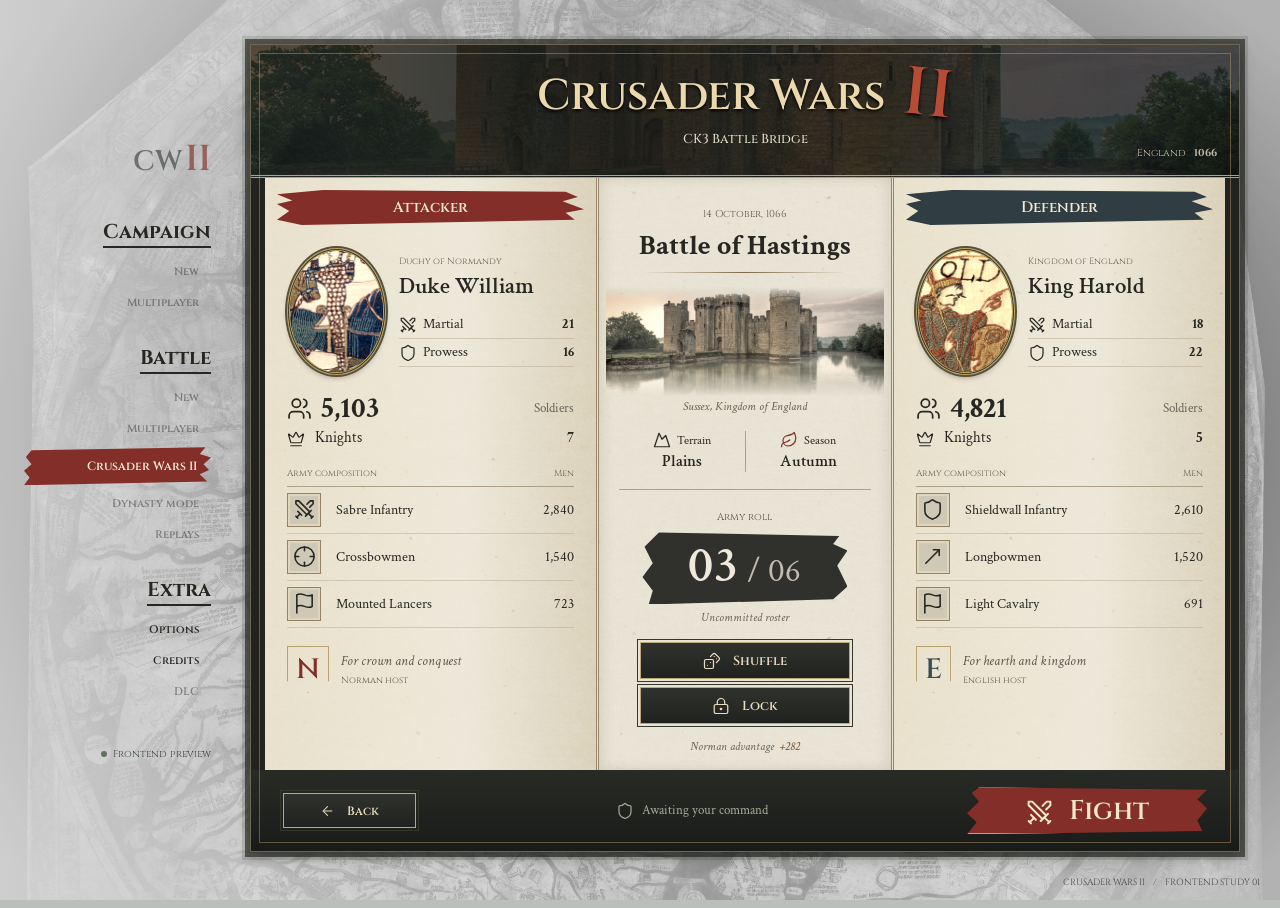
<file: dev/frontend/index.html>
<!doctype html>
<html lang="en">
<head>
  <meta charset="utf-8">
  <meta name="viewport" content="width=device-width, initial-scale=1">
  <meta name="theme-color" content="#22221f">
  <title>Crusader Wars II | Battle Bridge</title>
  <link rel="stylesheet" href="styles.css">
  <script src="app.js" defer></script>
</head>
<body>
  <div class="world" aria-hidden="true"></div>
  <div class="layout">
    <nav class="menu" aria-label="Main menu">
      <a class="sigil" href="index.html" aria-label="Crusader Wars home">CW<span>II</span></a>
      <section><h2>Campaign</h2><button disabled>New</button><button disabled>Multiplayer</button></section>
      <section><h2>Battle</h2><button disabled>New</button><button disabled>Multiplayer</button><button class="selected" data-command="battle" aria-current="page">Crusader Wars II</button><button disabled>Dynasty mode</button><button disabled>Replays</button></section>
      <section><h2>Extra</h2><button data-command="options">Options</button><button data-command="credits">Credits</button><button disabled>DLC</button></section>
      <span class="connection"><i></i>Frontend preview</span>
    </nav>
    <main class="battle-screen" id="battle-screen">
      <header class="masthead">
        <div class="brand"><h1>Crusader Wars <span>II</span></h1><p>CK3 Battle Bridge</p></div>
        <span class="campaign-date">England <b>1066</b></span>
      </header>
      <div class="battle-grid">
        <section class="army attacker" aria-labelledby="attacker-heading">
          <h2 class="ribbon" id="attacker-heading">Attacker</h2>
          <div class="commander"><div class="portrait"><img src="assets/william.jpg" alt="William the Conqueror"></div><div class="commander-info"><span class="allegiance">Duchy of Normandy</span><h3>Duke William</h3><dl class="attributes"><div><dt><span data-icon="swords"></span>Martial</dt><dd>21</dd></div><div><dt><span data-icon="shield"></span>Prowess</dt><dd>16</dd></div></dl></div></div>
          <div class="strength"><span data-icon="users"></span><strong id="attacker-total">5,103</strong><span>Soldiers</span></div>
          <div class="knights"><span data-icon="crown"></span><span>Knights</span><strong>7</strong></div>
          <div class="roster-heading"><span>Army composition</span><span>Men</span></div>
          <ul class="roster" id="attacker-roster"></ul>
          <div class="army-footer"><span class="faction-mark">N</span><div>For crown and conquest<small>Norman host</small></div></div>
        </section>
        <section class="encounter" aria-labelledby="battle-title">
          <div class="encounter-heading"><span class="eyebrow">14 October, 1066</span><h2 id="battle-title">Battle of Hastings</h2><span class="fine-rule"></span></div>
          <figure class="landscape"><img src="assets/battlefield.jpg" alt="Historic English castle and surrounding countryside"><figcaption>Sussex, Kingdom of England</figcaption></figure>
          <dl class="conditions"><div><dt><span data-icon="mountain"></span>Terrain</dt><dd>Plains</dd></div><div><dt><span data-icon="leaf"></span>Season</dt><dd>Autumn</dd></div></dl>
          <div class="roll-area"><span class="eyebrow">Army roll</span><div class="roll-count"><strong id="roll-number">03</strong><span>/ 06</span></div><span class="roll-status" id="roll-status" aria-live="polite">Uncommitted roster</span></div>
          <div class="roll-actions"><button class="metal-button" id="shuffle" data-command="shuffle"><span data-icon="dices"></span>Shuffle</button><button class="metal-button" id="lock" data-command="lock" aria-pressed="false"><span data-icon="lock-keyhole"></span><span id="lock-label">Lock</span></button></div>
          <p class="balance" id="balance">Norman advantage <strong>+282</strong></p>
        </section>
        <section class="army defender" aria-labelledby="defender-heading">
          <h2 class="ribbon" id="defender-heading">Defender</h2>
          <div class="commander"><div class="portrait"><img src="assets/harold.jpg" alt="Harold Godwinson"></div><div class="commander-info"><span class="allegiance">Kingdom of England</span><h3>King Harold</h3><dl class="attributes"><div><dt><span data-icon="swords"></span>Martial</dt><dd>18</dd></div><div><dt><span data-icon="shield"></span>Prowess</dt><dd>22</dd></div></dl></div></div>
          <div class="strength"><span data-icon="users"></span><strong id="defender-total">4,821</strong><span>Soldiers</span></div>
          <div class="knights"><span data-icon="crown"></span><span>Knights</span><strong>5</strong></div>
          <div class="roster-heading"><span>Army composition</span><span>Men</span></div>
          <ul class="roster" id="defender-roster"></ul>
          <div class="army-footer"><span class="faction-mark">E</span><div>For hearth and kingdom<small>English host</small></div></div>
        </section>
      </div>
      <footer class="battle-footer"><button class="back-button" data-command="back"><span data-icon="arrow-left"></span>Back</button><span class="footer-state" id="footer-state"><span data-icon="shield"></span>Awaiting your command</span><button class="fight-button" data-command="fight"><span data-icon="swords"></span>Fight</button></footer>
    </main>
  </div>
  <span class="edition">CRUSADER WARS II <span> / </span> FRONTEND STUDY 01</span>
  <dialog id="modal" aria-labelledby="modal-title"><form method="dialog"><button class="close-button" aria-label="Close dialog" title="Close"><span data-icon="x"></span></button></form><div id="modal-content"></div></dialog>
  <script src="assets/lucide.min.js" defer></script>
</body>
</html>
</file>
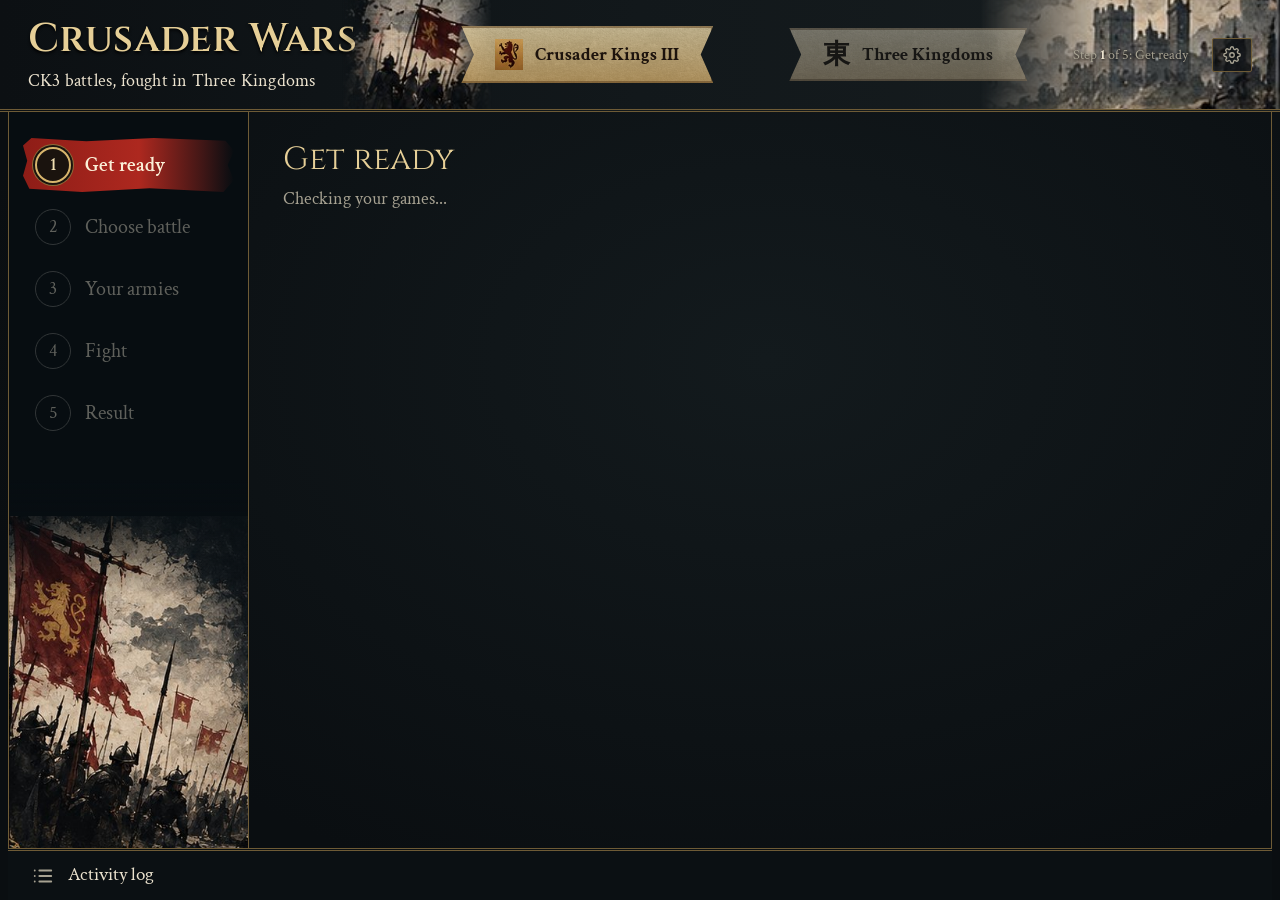
<file: dev/app/ui/index.html>
<!doctype html>
<html lang="en" data-skin="ck3">
<head>
<meta charset="utf-8">
<meta name="viewport" content="width=device-width, initial-scale=1">
<title>Crusader Wars 2 launcher</title>
<style>
:root{
  --patina-950:#112021; --patina-900:#16292a; --patina-800:#1c3432; --patina-700:#25433e;
  --line:#35564f;
  --verdigris:#72b8a3; --bronze:#b8924f; --bronze-hi:#dcbb7a; --bronze-lo:#7a5e2f;
  --cinnabar:#c8372d; --cinnabar-hi:#df5448;
  --bone:#e8dfcb; --bone-dim:#aca693;
  --display:"Young Serif", Georgia, "Times New Roman", serif;
  --body:"Atkinson Hyperlegible", "Segoe UI", system-ui, sans-serif;
  --han:"Noto Serif SC", "Songti SC", "SimSun", serif;
  --r-s:4px; --r-m:10px;
  --accent-dim:rgba(184,146,79,.18);
}
*{box-sizing:border-box}
html,body{height:100%;margin:0}
body{background:var(--patina-900);color:var(--bone);font:16px/1.5 var(--body);
  display:grid;grid-template-rows:auto 1fr auto;min-height:100vh}
:focus-visible{outline:2px solid var(--bronze-hi);outline-offset:2px}
button{font:inherit;cursor:pointer}
button:disabled{cursor:not-allowed;opacity:.45}

/* ---------- header: brand + the two game plaques ----------
   The plaques pick the launcher look (data-skin on <html>) and still work as
   the round-trip tally: they close one notch per finished step and the seal
   lands between them once the round trip is done. */
.top{position:relative;overflow:hidden;display:grid;grid-template-columns:auto minmax(0,1fr) auto auto;
  align-items:center;gap:24px;padding:14px 24px;background:var(--patina-950);border-bottom:1px solid var(--line)}
.top>*{position:relative;z-index:1}
.brand{font-family:var(--display);font-size:1.25rem;letter-spacing:.01em;margin:0;white-space:nowrap}
.brand small{display:block;font-family:var(--body);font-size:.8rem;color:var(--bone-dim)}
.brand-mark{display:none}
.plaques{position:relative;justify-self:center;display:flex;align-items:center;gap:6px}
.plaque{display:inline-flex;align-items:center;gap:10px;white-space:nowrap;
  background:linear-gradient(#dcbb7a,#b8924f 55%,#8a6a36);color:var(--patina-900);font-weight:700;
  border:1px solid var(--bronze-lo);border-radius:var(--r-s);padding:8px 16px;
  transition:transform .6s cubic-bezier(.3,.7,.2,1),filter .18s,opacity .18s}
.plaque[aria-pressed="false"]{opacity:.6;filter:saturate(.55)}
.plaque:hover{opacity:1;filter:none}
.plaque-mark{font:700 1.2rem/1 var(--han)}
.seal{position:absolute;left:50%;top:50%;z-index:2;width:44px;height:44px;margin:-22px 0 0 -22px;
  display:grid;place-items:center;border-radius:4px;background:var(--cinnabar);border:1.5px solid #8e2019;
  color:var(--bone);font:700 26px/1 var(--han);pointer-events:none;
  opacity:0;transform:scale(1.6) rotate(-8deg);
  transition:opacity .25s ease-out .45s, transform .35s cubic-bezier(.2,1.4,.4,1) .45s}
.seal.on{opacity:1;transform:scale(1) rotate(-4deg)}
.stepline{font-size:.9rem;color:var(--bone-dim);text-align:right;white-space:nowrap}
.stepline b{color:var(--bone);font-weight:700}

/* ---------- body ---------- */
.frame{display:grid;grid-template-columns:240px 1fr;min-height:0}
.rail{border-right:1px solid var(--line);padding:20px 12px;background:var(--patina-900)}
.rail ol{list-style:none;margin:0;padding:0;display:grid;gap:4px}
.rail button{width:100%;display:grid;grid-template-columns:28px 1fr;align-items:center;gap:10px;
  text-align:left;background:none;border:0;color:var(--bone-dim);padding:10px;border-radius:var(--r-s)}
.rail button .n{width:28px;height:28px;border-radius:50%;display:grid;place-items:center;
  border:1.5px solid var(--line);font-size:.85rem}
.rail button[data-state="done"] .n{border-color:var(--verdigris);color:var(--verdigris)}
.rail button[data-state="current"]{background:var(--patina-800);color:var(--bone)}
.rail button[data-state="current"] .n{border-color:var(--bronze);background:var(--bronze);color:var(--patina-950)}
.rail button[data-state="locked"]{opacity:.5}

main{padding:28px 36px 40px;overflow:auto}
main:focus{outline:none} /* focused by go() for screen readers, not keyboard travel */
main h2{font-family:var(--display);font-weight:400;font-size:1.9rem;line-height:1.15;margin:0 0 6px}
.lede{color:var(--bone-dim);margin:0 0 24px;max-width:62ch}
.panel{background:var(--patina-800);border:1px solid var(--line);border-radius:var(--r-m);padding:18px 20px}
.stack{display:grid;gap:16px}
.actions{display:flex;flex-wrap:wrap;gap:12px;margin-top:24px;align-items:center}

.btn-primary{background:var(--cinnabar);color:var(--bone);border:1px solid #8e2019;
  padding:11px 20px;border-radius:var(--r-s);font-weight:700}
.btn-primary:hover:not(:disabled){background:var(--cinnabar-hi)}
.btn-quiet{background:transparent;color:var(--bronze-hi);border:1px solid var(--bronze-lo);
  padding:10px 16px;border-radius:var(--r-s)}
.btn-quiet:hover:not(:disabled){border-color:var(--bronze-hi)}

/* setup */
.paths{display:grid;gap:10px}
.pathrow{display:grid;grid-template-columns:22px 180px 1fr auto;gap:12px;align-items:center;
  padding:10px 0;border-bottom:1px solid var(--line)}
.pathrow:last-child{border-bottom:0}
.pathrow code{font-family:Consolas, "Cascadia Mono", monospace;font-size:.82rem;color:var(--bone-dim);
  overflow:hidden;text-overflow:ellipsis;white-space:nowrap}
.dot{width:12px;height:12px;border-radius:50%;background:var(--verdigris)}
.dot.bad{background:var(--cinnabar)}
.notice{border-left:3px solid var(--cinnabar);padding:10px 14px;background:rgba(200,55,45,.1);border-radius:0 var(--r-s) var(--r-s) 0}
.notice.ok{border-left-color:var(--verdigris);background:rgba(114,184,163,.08)}

/* encounter */
.faceoff{display:grid;grid-template-columns:1fr auto 1fr;gap:20px;align-items:stretch}
.side h3{font-family:var(--display);font-weight:400;font-size:1.3rem;margin:0}
.side .role{color:var(--bone-dim);font-size:.9rem;margin:0 0 12px}
.kv{display:grid;grid-template-columns:auto 1fr;gap:4px 16px;margin:0}
.kv dt{color:var(--bone-dim)} .kv dd{margin:0;font-variant-numeric:tabular-nums}
.vs{display:grid;place-items:center;font-family:var(--display);color:var(--bronze);font-size:1.4rem}
.ratio{margin-top:20px}
.ratio .bar{display:flex;height:14px;border-radius:7px;overflow:hidden;border:1px solid var(--line)}
.ratio .a{background:var(--bronze)} .ratio .b{background:var(--verdigris)}
.ratio p{margin:8px 0 0;color:var(--bone-dim);font-size:.92rem}

/* roster */
.cols{display:grid;grid-template-columns:1fr 1fr;gap:16px}
.tiers{display:grid;gap:6px;margin:12px 0 16px}
.tier{display:grid;grid-template-columns:70px 1fr 46px;gap:10px;align-items:center;font-size:.88rem}
.tier .track{height:10px;background:var(--patina-950);border-radius:5px;overflow:hidden}
.tier .fill{height:100%;background:var(--bronze)}
.tier span:last-child{text-align:right;font-variant-numeric:tabular-nums;color:var(--bone-dim)}
table{width:100%;border-collapse:collapse;font-variant-numeric:tabular-nums}
th,td{text-align:left;padding:7px 8px;border-bottom:1px solid var(--line);font-size:.92rem}
th{color:var(--bone-dim);font-weight:400}
td.num,th.num{text-align:right}
.seedrow{display:flex;gap:10px;align-items:center;flex-wrap:wrap}
.seedrow input{background:var(--patina-950);color:var(--bone);border:1px solid var(--line);border-radius:var(--r-s);
  padding:8px 10px;font:inherit;width:140px;font-variant-numeric:tabular-nums}
.progress{list-style:none;margin:16px 0 0;padding:0;display:grid;gap:8px}
.progress li{display:grid;grid-template-columns:22px 1fr;gap:10px;align-items:center;color:var(--bone-dim)}
.progress li[data-s="done"]{color:var(--bone)}
.progress li[data-s="done"] .dot{background:var(--verdigris)}
.progress li[data-s="run"] .dot{background:var(--bronze);animation:pulse 1s infinite alternate}
.progress li[data-s="wait"] .dot{background:var(--line)}
@keyframes pulse{to{opacity:.35}}

.general{padding:12px 0;border-top:1px solid var(--line)}
.general table{table-layout:fixed}
.general td:nth-child(2){width:88px} .general td:nth-child(3){width:44px}
.gname{margin:0 0 6px} .gname span{color:var(--bone-dim);font-size:.88rem;margin-left:6px}
.stackbar{display:flex;height:10px;border-radius:5px;overflow:hidden;margin-bottom:6px;background:var(--patina-950)}
.t0{background:#4f6f67} .t1{background:var(--verdigris)} .t2{background:var(--bronze)} .t3{background:var(--bronze-hi)}
.legend{display:flex;flex-wrap:wrap;gap:6px 16px;color:var(--bone-dim);font-size:.85rem;margin:0 0 12px}
.legend span{display:inline-flex;align-items:center;gap:6px}
.legend i{width:12px;height:12px;border-radius:3px;display:inline-block}
/* write-back */
.diff td.before{color:var(--bone-dim);text-decoration:line-through}
.diff td.after{color:var(--verdigris)}
.formula{font-family:var(--display);font-size:1.05rem;color:var(--bronze-hi);margin:6px 0 0}

/* friendly screens */
.panel-title{font-family:var(--display);font-weight:400;font-size:1.15rem;margin:0 0 10px}
.muted{color:var(--bone-dim)}
.yours{color:var(--verdigris)}
.checklist{list-style:none;margin:0;display:grid}
.checklist li{display:grid;grid-template-columns:14px 1fr auto;gap:14px;align-items:center;padding:11px 0;border-bottom:1px solid var(--line)}
.checklist li:last-child{border-bottom:0}
.dot.warn{background:var(--bronze)}
.btn-sm{padding:6px 12px;font-size:.9rem;white-space:nowrap}
.howto{margin:0;padding-left:22px;display:grid;gap:10px}
.howto.panel{padding-left:40px}
.howto b{color:var(--bronze-hi);font-weight:700}
details.more{margin-top:22px;color:var(--bone-dim)}
details.more summary{cursor:pointer;margin-bottom:10px}
.battles{list-style:none;margin:0 0 20px;padding:0;display:grid;grid-template-columns:repeat(auto-fill,minmax(150px,1fr));gap:10px}
.battles button,.seg button{width:100%;text-align:left;background:var(--patina-800);border:1px solid var(--line);
  color:var(--bone);border-radius:var(--r-m);padding:12px 14px;display:grid;gap:2px}
.battles button[aria-pressed="true"],.seg button[aria-pressed="true"]{border-color:var(--bronze);box-shadow:inset 0 0 0 1px var(--bronze)}
.battles b{font-size:1.1rem;font-variant-numeric:tabular-nums}
.battles small,.seg small{color:var(--bone-dim)}
.big{font-family:var(--display);font-size:2.4rem;line-height:1;margin:0 0 4px;font-variant-numeric:tabular-nums}
.seg{display:grid;grid-template-columns:1fr 1fr;gap:10px;margin:0 0 18px}
.units{list-style:none;margin:6px 0 0;padding:0;display:grid;gap:4px}
.units li{display:grid;grid-template-columns:1fr auto 36px;gap:10px;font-size:.93rem;align-items:baseline}
.units .num{text-align:right;font-variant-numeric:tabular-nums}
.tier-tag{font-size:.72rem;color:var(--bone-dim);text-transform:uppercase;letter-spacing:.06em}
.banner{border-radius:var(--r-m);padding:18px 22px;margin:0 0 18px;font-family:var(--display);font-size:1.8rem;line-height:1.1}
.banner small{display:block;font-family:var(--body);font-size:.95rem;color:var(--bone-dim);margin-top:4px}
.banner.win{background:rgba(114,184,163,.14);border:1px solid var(--verdigris)}
.banner.loss{background:rgba(200,55,45,.12);border:1px solid var(--cinnabar)}

/* fight: one-button handoff from the prepared pack to the watched result */
.fight-screen{max-width:920px;margin:0 auto}
.fight-screen>.lede{margin-bottom:16px}
.fight-stage{position:relative;overflow:hidden;border:1px solid var(--frame,var(--line));padding:20px 22px 18px;
  background:linear-gradient(90deg,rgba(12,20,22,.98) 0%,rgba(12,20,22,.88) 52%,rgba(12,20,22,.5) 100%),
    url("skins/ck3/panel.jpg") right 38%/55% auto no-repeat,#101719;
  box-shadow:inset 0 0 0 3px var(--patina-950),inset 0 0 0 4px rgba(184,146,79,.24)}
.fight-flow{list-style:none;margin:0;padding:0;display:grid;grid-template-columns:repeat(5,minmax(0,1fr));position:relative;z-index:1}
.fight-flow li{position:relative;min-width:0;padding:0 8px;color:var(--bone-dim)}
.fight-flow button{display:grid;grid-template-rows:52px auto auto;justify-items:center;align-content:start;width:100%;
  padding:4px 2px 8px;border:0;border-radius:var(--r-s);background:none;color:inherit;font:inherit;text-align:center;cursor:pointer;
  transition:background .15s}
.fight-flow button:hover .fight-flow-icon{border-color:var(--bronze-hi)}
.fight-flow button[aria-pressed="true"]{background:rgba(184,146,79,.1);box-shadow:inset 0 -2px 0 var(--bronze-hi)}
.fight-flow button:focus-visible{outline:2px solid var(--bronze-hi);outline-offset:2px}
.fight-flow li:not(:last-child)::after{content:"";position:absolute;top:25px;left:calc(50% + 30px);right:calc(-50% + 30px);
  height:1px;background:linear-gradient(90deg,var(--bronze-lo),var(--bronze-hi),var(--bronze-lo));opacity:.65}
.fight-flow li:not(:last-child)::before{content:"";position:absolute;z-index:2;top:22px;right:calc(-50% + 25px);width:7px;height:7px;
  border-top:1px solid var(--bronze-hi);border-right:1px solid var(--bronze-hi);transform:rotate(45deg)}
.fight-flow-icon{position:relative;z-index:3;width:50px;height:50px;display:grid;place-items:center;border-radius:50%;
  color:var(--bone-dim);border:1px solid var(--line);background:rgba(8,14,16,.92);box-shadow:0 0 0 4px rgba(8,14,16,.68)}
.fight-flow-icon svg{width:25px;height:25px;fill:none;stroke:currentColor;stroke-width:1.7;stroke-linecap:round;stroke-linejoin:round}
.fight-flow strong{margin-top:9px;color:var(--bone);font-size:.92rem;line-height:1.05;font-weight:600}
.fight-flow small{margin-top:4px;font-size:.72rem;line-height:1.15;color:var(--bone-dim)}
.fight-flow .done .fight-flow-icon{color:var(--verdigris);border-color:var(--verdigris)}
.fight-flow .current .fight-flow-icon{color:var(--patina-950);border-color:var(--bronze-hi);
  background:radial-gradient(circle at 42% 35%,#f1d993,var(--bronze) 64%,#735328);box-shadow:0 0 0 4px rgba(184,146,79,.16),0 0 18px rgba(226,197,127,.28)}
.fight-flow .current strong{color:var(--bronze-hi)}
.fight-flow .pending{opacity:.55}
.fight-flow .pending:has(button[aria-pressed="true"]){opacity:.85}
.fight-detail{position:relative;z-index:1;display:flex;flex-wrap:wrap;gap:12px 18px;align-items:center;justify-content:space-between;
  margin-top:14px;padding:12px 16px;border-left:3px solid var(--bronze);background:rgba(8,14,16,.72)}
.fight-detail>div:first-child{flex:1 1 320px}
.fight-detail h3{margin:0 0 4px;font:600 1rem var(--display);color:var(--bronze-hi)}
.fight-detail p{margin:0;color:var(--bone-dim);font-size:.9rem;line-height:1.45}.fight-detail b{color:var(--bone)}
.fight-detail-actions{display:flex;flex-wrap:wrap;gap:8px;align-items:center}
.switch{display:inline-flex;align-items:center;gap:8px;padding:5px 10px 5px 6px;border:1px solid var(--line);border-radius:999px;
  background:rgba(8,14,16,.6);color:var(--bone-dim);font:600 .82rem var(--body);cursor:pointer}
.switch::before{content:"";width:28px;height:16px;border-radius:999px;background:var(--line);
  box-shadow:inset 2px 0 0 0 var(--bone-dim),inset 14px 0 0 -2px var(--bone-dim);transition:box-shadow .15s,background .15s}
.switch[aria-pressed="true"]{color:var(--bone);border-color:var(--verdigris)}
.switch[aria-pressed="true"]::before{background:var(--verdigris);box-shadow:inset -2px 0 0 0 var(--bone),inset -14px 0 0 -2px var(--bone)}
.fight-matchup{display:grid;grid-template-columns:minmax(0,1fr) auto minmax(0,1fr);gap:8px 12px;align-items:center;margin:0 0 14px}
.fm-title{grid-column:1/-1;margin:0;font:600 1.05rem var(--display);color:var(--bronze-hi)}
.fm-side{display:grid;gap:2px;padding:10px 14px;border:1px solid var(--line);border-radius:var(--r-s);background:var(--patina-800);
  color:var(--bone);text-align:left;font:inherit;cursor:pointer;transition:border-color .15s}
.fm-side.d{text-align:right}
.fm-side:hover,.fm-side[aria-expanded="true"]{border-color:var(--bronze)}
.fm-role{font-size:.72rem;letter-spacing:.06em;text-transform:uppercase;color:var(--bone-dim)}
.fm-name{font-weight:700;overflow:hidden;text-overflow:ellipsis;white-space:nowrap}
.fm-men{font-size:.85rem;color:var(--bone-dim);font-variant-numeric:tabular-nums}
.fm-vs{font:600 1rem var(--display);color:var(--bronze)}
.fm-bar{grid-column:1/-1;height:6px;border-radius:3px;background:var(--cinnabar);overflow:hidden}
.fm-bar span{display:block;height:100%;background:var(--verdigris);transition:width .3s}
.fm-units{grid-column:1/-1;list-style:none;margin:0;padding:8px 14px;border:1px solid var(--line);background:rgba(8,14,16,.5);
  display:grid;grid-template-columns:repeat(auto-fill,minmax(200px,1fr));gap:4px 18px;font-size:.88rem}
.fm-units li{display:flex;justify-content:space-between;gap:10px}.fm-units .num{font-variant-numeric:tabular-nums;color:var(--bone-dim)}
.fm-units .gen{color:var(--bronze-hi)}.fm-units small{color:var(--bone-dim)}
.fight-status{margin:16px 0 0;padding:4px 16px;list-style:none;border:1px solid var(--line);background:rgba(11,23,24,.86)}
.fight-status li{display:grid;grid-template-columns:24px 1fr auto;gap:12px;align-items:center;padding:9px 0;border-bottom:1px solid rgba(184,146,79,.2)}
.fight-status li:last-child{border-bottom:0}
.fight-status-mark{width:19px;height:19px;display:grid;place-items:center;border-radius:50%;border:1px solid var(--line);font:700 .72rem/1 var(--body);color:var(--bone-dim)}
.fight-status-mark svg{width:13px;height:13px;fill:none;stroke:currentColor;stroke-width:2.5;stroke-linecap:round;stroke-linejoin:round}
.fight-status .done .fight-status-mark{border-color:var(--verdigris);background:var(--verdigris);color:#102018}
.fight-status .current .fight-status-mark{border:2px solid var(--bronze);border-right-color:transparent;animation:turn 1s linear infinite}
.fight-status .error .fight-status-mark{border-color:var(--cinnabar);background:var(--cinnabar);color:var(--bone)}
.fight-status-copy{display:grid;line-height:1.05}.fight-status-copy strong{font-size:.98rem;font-weight:600}.fight-status-copy small{margin-top:3px;color:var(--bone-dim);font-size:.78rem}
.fight-status-state{font-size:.78rem;color:var(--verdigris);white-space:nowrap}.fight-status .current .fight-status-state{color:var(--bronze-hi)}
.fight-status .pending .fight-status-state{color:var(--bone-dim)}.fight-status .error .fight-status-state{color:#f08c80}
.fight-actions{display:grid;grid-template-columns:minmax(220px,1.2fr) minmax(150px,.72fr) minmax(120px,.58fr);gap:12px;margin-top:16px}
.fight-actions .btn-primary,.fight-actions .btn-quiet{width:100%;min-height:56px;padding-inline:18px}
.fight-actions .btn-primary{font-size:1.35rem}.fight-actions .btn-primary svg{width:25px;height:25px;fill:currentColor;stroke:none}
.fight-actions [data-action="readResult"] svg{fill:none;stroke:currentColor;stroke-width:1.8;stroke-linecap:round;stroke-linejoin:round}
.fight-actions .btn-quiet{font-size:1rem}.fight-actions .btn-quiet svg{width:20px;height:20px;fill:none;stroke:currentColor;stroke-width:1.8;stroke-linecap:round;stroke-linejoin:round}
.battle-guide{margin-top:14px;padding:14px 18px;border-left:3px solid var(--bronze);background:rgba(184,146,79,.08);color:var(--bone-dim);font-size:.9rem}
.battle-guide strong{color:var(--bone)}.battle-guide p{margin:0}.battle-guide p+p{margin-top:6px}
@keyframes turn{to{transform:rotate(360deg)}}

/* activity drawer */
.drawer{border-top:1px solid var(--line);background:var(--patina-950)}
.drawer summary{padding:10px 24px;cursor:pointer;color:var(--bone-dim);display:flex;justify-content:space-between;gap:12px}
.drawer summary label{display:inline-flex;gap:6px;align-items:center;font-size:.85rem}
.log{margin:0;padding:0 24px 14px;max-height:170px;overflow:auto;
  font:12.5px/1.6 Consolas, "Cascadia Mono", monospace;color:var(--bone-dim);white-space:pre-wrap}

/* ---- settings gear button ---- */
.btn-gear{background:none;border:1.5px solid var(--bronze-lo);border-radius:var(--r-s);
  color:var(--bone-dim);padding:7px 10px;display:grid;place-items:center;line-height:1;
  font-size:1.05rem;transition:color .15s,border-color .15s}
.btn-gear:hover:not(:disabled){color:var(--bronze-hi);border-color:var(--bronze-hi)}
.btn-gear svg{width:18px;height:18px;fill:none;stroke:currentColor;stroke-width:1.8;
  stroke-linecap:round;stroke-linejoin:round;display:block}

/* ---- settings modal overlay ---- */
.settings-overlay{position:fixed;inset:0;background:rgba(17,32,33,.78);backdrop-filter:blur(6px);
  display:grid;place-items:center;z-index:9000;opacity:0;pointer-events:none;
  transition:opacity .22s ease}
.settings-overlay.open{opacity:1;pointer-events:all}
.settings-modal{background:var(--patina-900);border:1px solid var(--line);border-radius:14px;
  width:min(540px,93vw);max-height:88vh;display:flex;flex-direction:column;overflow:hidden;
  box-shadow:0 24px 64px rgba(0,0,0,.7);transform:translateY(10px);transition:transform .22s ease}
.settings-overlay.open .settings-modal{transform:translateY(0)}
.settings-head{display:flex;align-items:center;justify-content:space-between;
  padding:18px 22px 14px;border-bottom:1px solid var(--line)}
.settings-head h2{font-family:var(--display);font-weight:400;font-size:1.35rem;margin:0}
.settings-head p{font-size:.82rem;color:var(--bone-dim);margin:3px 0 0}
.settings-close{background:none;border:none;color:var(--bone-dim);font-size:1.4rem;
  padding:4px 8px;border-radius:var(--r-s);cursor:pointer;line-height:1}
.settings-close:hover{color:var(--bone)}
.settings-body{overflow-y:auto;padding:18px 22px;display:grid;gap:0}
.sfield{display:grid;gap:6px;padding:14px 0;border-bottom:1px solid var(--line)}
.sfield:last-child{border-bottom:0}
.sfield-label{font-size:.9rem;font-weight:600;color:var(--bone)}
.sfield-desc{font-size:.8rem;color:var(--bone-dim)}
/* segmented choice */
.seg-sm{display:flex;flex-wrap:wrap;gap:6px}
.seg-sm button{background:var(--patina-800);border:1px solid var(--line);color:var(--bone-dim);
  padding:6px 14px;border-radius:var(--r-s);font:inherit;font-size:.88rem;cursor:pointer;white-space:nowrap}
.seg-sm button[aria-pressed="true"],.seg-sm-btn[aria-pressed="true"]{background:var(--accent-dim);border-color:var(--bronze);
  color:var(--bronze-hi)}
.seg-sm button:hover:not([aria-pressed="true"]),.seg-sm-btn:hover:not([aria-pressed="true"]){border-color:var(--bone-dim);color:var(--bone)}
.seg-sm-btn{background:var(--patina-800);border:1px solid var(--line);color:var(--bone-dim);
  padding:6px 14px;border-radius:var(--r-s);font:inherit;font-size:.88rem;cursor:pointer;white-space:nowrap}
/* toggle chip */
.toggle-row{display:flex;align-items:center;gap:12px}
.toggle-chip{position:relative;width:44px;height:24px;flex-shrink:0}
.toggle-chip input{opacity:0;width:0;height:0;position:absolute}
.toggle-chip .track{position:absolute;inset:0;border-radius:12px;background:var(--patina-800);
  border:1.5px solid var(--line);transition:background .18s,border-color .18s}
.toggle-chip input:checked+.track{background:var(--verdigris);border-color:var(--verdigris)}
.toggle-chip .thumb{position:absolute;top:3px;left:3px;width:16px;height:16px;border-radius:50%;
  background:var(--bone-dim);transition:transform .18s,background .18s}
.toggle-chip input:checked~.thumb{transform:translateX(20px);background:var(--patina-950)}
/* number spinner */
.num-row{display:flex;align-items:center;gap:10px}
.num-row input[type=number]{background:var(--patina-800);color:var(--bone);border:1px solid var(--line);
  border-radius:var(--r-s);padding:7px 10px;font:inherit;width:100px;font-variant-numeric:tabular-nums;
  appearance:textfield}
.num-row input[type=number]:focus{border-color:var(--bronze-hi);outline:none}
/* settings footer */
.settings-foot{padding:14px 22px;border-top:1px solid var(--line);display:flex;gap:12px;
  justify-content:flex-end;align-items:center}
.settings-status{font-size:.82rem;color:var(--verdigris);flex:1}
.settings-status.err{color:var(--cinnabar)}

/* =====================================================================
   Skins. Everything above is the shared layout; a skin re-points the
   colour/font tokens and adds its artwork. Art in skins/ is cropped from
   the concept mockups in "docs launcher gui/".
   ===================================================================== */
@font-face{font-family:"Cinzel";src:url("skins/ck3/cinzel.ttf") format("truetype");font-weight:400 900;font-display:swap}
@font-face{font-family:"Crimson Text";src:url("skins/ck3/crimson-regular.ttf") format("truetype");font-weight:400;font-display:swap}
@font-face{font-family:"Crimson Text";src:url("skins/ck3/crimson-semibold.ttf") format("truetype");font-weight:600;font-display:swap}
@font-face{font-family:"Crimson Text";src:url("skins/ck3/crimson-bold.ttf") format("truetype");font-weight:700;font-display:swap}
:root{
  --i-swords:url("data:image/svg+xml,<svg xmlns='http://www.w3.org/2000/svg' viewBox='0 0 24 24' fill='none' stroke='black' stroke-width='2' stroke-linecap='round' stroke-linejoin='round'><polyline points='14.5 17.5 3 6 3 3 6 3 17.5 14.5'/><line x1='13' x2='19' y1='19' y2='13'/><line x1='16' x2='20' y1='16' y2='20'/><line x1='19' x2='21' y1='21' y2='19'/><polyline points='14.5 6.5 18 3 21 3 21 6 17.5 9.5'/><line x1='5' x2='9' y1='14' y2='18'/><line x1='7' x2='4' y1='17' y2='20'/><line x1='3' x2='5' y1='19' y2='21'/></svg>");
  --i-crown:url("data:image/svg+xml,<svg xmlns='http://www.w3.org/2000/svg' viewBox='0 0 24 24' fill='none' stroke='black' stroke-width='2' stroke-linecap='round' stroke-linejoin='round'><path d='M11.562 3.266a.5.5 0 0 1 .876 0L15.39 8.87a1 1 0 0 0 1.516.294L21.183 5.5a.5.5 0 0 1 .798.519l-2.834 10.246a1 1 0 0 1-.956.734H5.81a1 1 0 0 1-.957-.734L2.02 6.02a.5.5 0 0 1 .798-.519l4.276 3.664a1 1 0 0 0 1.516-.294z'/><path d='M5 21h14'/></svg>");
  --i-refresh:url("data:image/svg+xml,<svg xmlns='http://www.w3.org/2000/svg' viewBox='0 0 24 24' fill='none' stroke='black' stroke-width='2' stroke-linecap='round' stroke-linejoin='round'><path d='M3 12a9 9 0 0 1 9-9 9.75 9.75 0 0 1 6.74 2.74L21 8'/><path d='M21 3v5h-5'/><path d='M21 12a9 9 0 0 1-9 9 9.75 9.75 0 0 1-6.74-2.74L3 16'/><path d='M8 16H3v5'/></svg>");
  --i-list:url("data:image/svg+xml,<svg xmlns='http://www.w3.org/2000/svg' viewBox='0 0 24 24' fill='none' stroke='black' stroke-width='2' stroke-linecap='round'><path d='M8 6h13M8 12h13M8 18h13M3 6h.01M3 12h.01M3 18h.01'/></svg>");
  --brush:polygon(0 14%,4% 0,30% 6%,62% 0,96% 5%,100% 24%,97% 50%,100% 78%,95% 100%,60% 93%,28% 100%,3% 94%,0 70%,2% 42%);
}

/* ---------- Crusader Kings III: blue-black, gold frames, parchment, red brush ---------- */
:root[data-skin="ck3"]{
  --patina-950:#0a0e11; --patina-900:#0e1417; --patina-800:#151a1d; --patina-700:#1f2629;
  --line:#3d3a31;
  --verdigris:#79d57a; --bronze:#b8924f; --bronze-hi:#e2c57f; --bronze-lo:#7a6436;
  --cinnabar:#9b221b; --cinnabar-hi:#b42c22;
  --bone:#ece3cf; --bone-dim:#a7a292;
  --display:"Cinzel", Georgia, serif;
  --body:"Crimson Text", Georgia, "Times New Roman", serif;
  --r-s:2px; --r-m:3px;
  --frame:#6e5b36;
  --ink:#1d130d; --ink-red:#7b1812;
}
:root[data-skin="ck3"] body{font-size:18px;background:radial-gradient(ellipse at 60% 40%,#131a1d,#0a0e11 75%)}
:root[data-skin="ck3"] .top{min-height:112px;padding:16px 28px;border-bottom:3px double var(--frame);
  background:linear-gradient(90deg,#0c1013,#12181b 50%,#171d1f)}
:root[data-skin="ck3"] .top::after{content:"";position:absolute;top:0;right:0;bottom:0;width:300px;
  background:url("skins/ck3/head-right.jpg") right center/cover no-repeat;
  -webkit-mask-image:linear-gradient(90deg,transparent,#000 45%);mask-image:linear-gradient(90deg,transparent,#000 45%)}
:root[data-skin="ck3"] .brand-name{font:600 2.5rem/1 var(--display);color:#e6cf97;text-shadow:0 2px 3px #000;letter-spacing:.01em}
:root[data-skin="ck3"] .brand-two{display:inline-block;width:46px;height:64px;margin:-18px 0 0 2px;vertical-align:-12px;
  background:url("skins/ck3/two.jpg") center/contain no-repeat;color:transparent;overflow:hidden;
  -webkit-mask-image:radial-gradient(closest-side,#000 72%,transparent);mask-image:radial-gradient(closest-side,#000 72%,transparent)}
:root[data-skin="ck3"] .brand small{font:400 1.12rem var(--body);color:var(--bone);margin-top:6px}
:root[data-skin="ck3"] .plaques::before{content:"";position:absolute;right:100%;top:-34px;bottom:-34px;width:150px;margin-right:4px;
  background:url("skins/ck3/head-left.jpg") center/cover no-repeat;
  -webkit-mask-image:linear-gradient(90deg,transparent,#000 30%,#000 75%,transparent);mask-image:linear-gradient(90deg,transparent,#000 30%,#000 75%,transparent)}
:root[data-skin="ck3"] .plaque{border:0;border-radius:0;padding:13px 34px;gap:12px;color:var(--ink);font:700 1.1rem var(--body);
  background:linear-gradient(rgba(238,217,166,.72),rgba(194,158,96,.82)),url("skins/ck3/paper.jpg") center/300px;
  clip-path:polygon(0 0,100% 0,95% 50%,100% 100%,0 100%,5% 50%);box-shadow:inset 0 0 0 2px rgba(92,62,26,.5)}
:root[data-skin="ck3"] .plaque-mark{font-size:1.7rem;color:var(--ink)}
:root[data-skin="ck3"] .plaque-mark.lion{width:28px;height:31px;background:url("skins/ck3/lion.jpg") center/cover;color:transparent;
  overflow:hidden;mix-blend-mode:multiply}
:root[data-skin="ck3"] .stepline{text-shadow:0 1px 3px #000}
:root[data-skin="ck3"] .btn-gear{background:rgba(10,14,17,.7);border-color:var(--frame)}

:root[data-skin="ck3"] .frame{border-inline:1px solid var(--frame);margin:0 8px}
:root[data-skin="ck3"] .rail{position:relative;border-right:1px solid var(--frame);padding:26px 14px;
  background:linear-gradient(#070d11 50%,rgba(7,13,17,0) 66%),url("skins/ck3/rail.jpg") center bottom/100% auto no-repeat,#070d11}
:root[data-skin="ck3"] .rail ol{gap:8px}
:root[data-skin="ck3"] .rail button{grid-template-columns:36px 1fr;gap:14px;font-size:1.28rem;white-space:nowrap;padding:9px 12px;border-radius:0;color:#b6b2a4}
:root[data-skin="ck3"] .rail button .n{width:36px;height:36px;font-size:1.15rem;border:1.5px solid #5b5e5d;color:#b6b2a4}
:root[data-skin="ck3"] .rail button[data-state="current"]{color:#fbf1d9;font-weight:600;
  background:linear-gradient(90deg,#8e1d17,#ad281f 55%,rgba(173,40,31,.35) 85%,rgba(173,40,31,0));clip-path:var(--brush)}
:root[data-skin="ck3"] .rail button[data-state="current"] .n{background:#1a130e;color:#f1dfb2;border:2px solid #d8b56c;
  box-shadow:0 0 0 2px #1a130e,0 0 0 3px #8c6d38}
:root[data-skin="ck3"] .rail button[data-state="done"] .n{border-color:#8c6d38;color:#e2c57f}

:root[data-skin="ck3"] main{padding:30px 34px 40px}
:root[data-skin="ck3"] main h2{font-size:2rem;color:#e6cf97}
:root[data-skin="ck3"] .panel{position:relative;border-radius:0;border:1px solid var(--frame);
  background:linear-gradient(#151a1d,#11161a);box-shadow:inset 0 0 0 3px #0e1417,inset 0 0 0 4px rgba(184,146,79,.28)}
:root[data-skin="ck3"] .panel.art{padding:14px 30px 14px 42px;
  background:linear-gradient(90deg,#141a1d 42%,rgba(20,26,29,.55) 70%,rgba(20,26,29,.1)),url("skins/ck3/panel.jpg") right center/auto 100% no-repeat,#141a1d}
:root[data-skin="ck3"] .checklist li{gap:26px;padding:13px 0;font-size:1.25rem;border-bottom-color:rgba(184,146,79,.22)}
:root[data-skin="ck3"] .checklist .dot{width:22px;height:22px}
:root[data-skin="ck3"] .dot{background:radial-gradient(circle at 40% 35%,#b9f5b3,#58c75a 55%,#2f8a36);box-shadow:0 0 8px rgba(98,210,100,.55)}
:root[data-skin="ck3"] .dot.bad{background:radial-gradient(circle at 40% 35%,#ffb3a6,#d8453a 55%,#8e1f18);box-shadow:0 0 8px rgba(216,69,58,.55)}
:root[data-skin="ck3"] .dot.warn{background:radial-gradient(circle at 40% 35%,#ffe3a0,#d9a441 55%,#8a6420);box-shadow:0 0 8px rgba(217,164,65,.5)}

:root[data-skin="ck3"] .panel.parchment{color:var(--ink);border:1px solid #5d4b2c;padding:24px 30px 26px;
  background:radial-gradient(ellipse at center,rgba(240,228,203,.55),rgba(196,172,128,.6)),url("skins/ck3/paper.jpg") center/600px,#e0cfb4;
  box-shadow:inset 0 0 22px rgba(92,64,28,.55),0 2px 8px rgba(0,0,0,.6)}
:root[data-skin="ck3"] .panel.parchment::after{content:"";position:absolute;right:1px;bottom:1px;width:156px;height:min(62%,176px);
  pointer-events:none;background:url("skins/ck3/parch.jpg") right bottom/cover no-repeat;
  -webkit-mask-image:radial-gradient(ellipse at 100% 100%,#000 55%,transparent 80%);mask-image:radial-gradient(ellipse at 100% 100%,#000 55%,transparent 80%)}
:root[data-skin="ck3"] .parchment .panel-title{display:flex;align-items:center;gap:18px;color:var(--ink-red);
  font:700 2.05rem/1.1 var(--body);margin:0 0 16px;white-space:nowrap}
:root[data-skin="ck3"] .parchment .panel-title::after{content:"";flex:1 1 auto;max-width:340px;min-width:40px;height:14px;
  background:url("data:image/svg+xml,<svg xmlns='http://www.w3.org/2000/svg' viewBox='0 0 14 14'><path d='M7 1 13 7 7 13 1 7Z' fill='%23d9bf8a' stroke='%23875f2c' stroke-width='1.5'/><path d='M7 4.5 9.5 7 7 9.5 4.5 7Z' fill='%23875f2c'/></svg>") 38% 50%/14px no-repeat,
    linear-gradient(90deg,#875f2c,#b89160 40%,rgba(184,145,96,0)) center/100% 1.5px no-repeat}
:root[data-skin="ck3"] .parchment .howto,:root[data-skin="ck3"] .howto.parchment{list-style:none;counter-reset:step;gap:18px;font-size:1.2rem;line-height:1.4}
:root[data-skin="ck3"] .parchment .howto{padding:0 150px 0 0}
:root[data-skin="ck3"] .howto.parchment{padding:24px 150px 26px 30px}
:root[data-skin="ck3"] .parchment .howto li,:root[data-skin="ck3"] .howto.parchment li{counter-increment:step;position:relative;padding:6px 0 6px 66px;min-height:44px}
:root[data-skin="ck3"] .parchment .howto li::before,:root[data-skin="ck3"] .howto.parchment li::before{content:counter(step);position:absolute;left:0;top:50%;transform:translateY(-50%) rotate(-4deg);
  width:52px;height:40px;display:grid;place-items:center;color:#f7ead0;font:700 1.35rem var(--body);
  background:radial-gradient(ellipse at 45% 45%,#a8261d,#7d1711 70%);clip-path:var(--brush)}
:root[data-skin="ck3"] .parchment b{color:var(--ink-red)}
:root[data-skin="ck3"] .parchment .muted{color:#5b4a36}

:root[data-skin="ck3"] .actions{gap:18px}
:root[data-skin="ck3"] .btn-primary,:root[data-skin="ck3"] .btn-quiet{display:inline-flex;align-items:center;justify-content:center;gap:14px}
:root[data-skin="ck3"] .btn-primary{border:0;border-radius:0;padding:15px 40px;color:#f7ead0;font:600 1.45rem var(--body);
  background:radial-gradient(ellipse at 50% 40%,#b0291f,#861b15 55%,#5f110d);clip-path:var(--brush);
  box-shadow:inset 0 0 0 2px rgba(231,187,120,.45)}
:root[data-skin="ck3"] .btn-primary:hover:not(:disabled){background:radial-gradient(ellipse at 50% 40%,#c83327,#9b221b 55%,#6d140f)}
:root[data-skin="ck3"] .btn-quiet{border-radius:1px;border:1px solid #9a8158;color:var(--bone);padding:12px 30px;font:400 1.2rem var(--body);
  background:rgba(8,12,14,.75);box-shadow:inset 0 0 0 2px #0a0e11,inset 0 0 0 3px rgba(154,129,88,.3)}
:root[data-skin="ck3"] .btn-quiet:hover:not(:disabled){border-color:#e2c57f;color:#fff6e0}
:root[data-skin="ck3"] .btn-sm{padding:6px 16px;font-size:1rem}
:root[data-skin="ck3"] [data-action="toEncounter"].btn-primary::before,:root[data-skin="ck3"] [data-action="install"]::before,
:root[data-skin="ck3"] [data-action="launchCk3"]::before,:root[data-skin="ck3"] [data-action="recheck"]::before{
  content:"";width:1.3em;height:1.3em;flex-shrink:0;background:currentColor;
  -webkit-mask:var(--i-swords) center/contain no-repeat;mask:var(--i-swords) center/contain no-repeat}
:root[data-skin="ck3"] [data-action="toEncounter"].btn-primary::before{width:1.5em;height:1.5em}
:root[data-skin="ck3"] [data-action="launchCk3"]::before{-webkit-mask-image:var(--i-crown);mask-image:var(--i-crown);color:#e2c57f;background:#e2c57f}
:root[data-skin="ck3"] [data-action="recheck"]::before{-webkit-mask-image:var(--i-refresh);mask-image:var(--i-refresh)}

:root[data-skin="ck3"] details.more{border:1px solid var(--frame);background:rgba(10,14,17,.8);padding:14px 22px;
  box-shadow:inset 0 0 0 3px #0a0e11,inset 0 0 0 4px rgba(184,146,79,.2)}
:root[data-skin="ck3"] details.more summary{margin:0;font-size:1.25rem;color:var(--bone)}
:root[data-skin="ck3"] details.more[open] summary{margin-bottom:10px}
:root[data-skin="ck3"] .drawer{border-top:3px double var(--frame);background:#0b1013;margin:0 8px}
:root[data-skin="ck3"] .drawer summary{font-size:1.2rem;color:var(--bone);align-items:center}
:root[data-skin="ck3"] .drawer summary>span{display:inline-flex;align-items:center;gap:14px}
:root[data-skin="ck3"] .drawer summary>span::before{content:"";width:22px;height:22px;background:var(--bone-dim);
  -webkit-mask:var(--i-list) center/contain no-repeat;mask:var(--i-list) center/contain no-repeat}
:root[data-skin="ck3"] .settings-overlay{background:rgba(6,9,11,.8)}
:root[data-skin="ck3"] .settings-modal{border-radius:2px;border-color:var(--frame)}

/* ---------- Three Kingdoms: dark teal, gold line frames, dragons, red lacquer ---------- */
:root[data-skin="3k"]{
  --patina-950:#0f2025; --patina-900:#13282d; --patina-800:#1a3236; --patina-700:#21404a;
  --line:#2f5454;
  --verdigris:#8fdcc6; --bronze:#c9a45a; --bronze-hi:#f2c75c; --bronze-lo:#8a6d35;
  --cinnabar:#7a2a1d; --cinnabar-hi:#933424;
  --bone:#f4eedf; --bone-dim:#b7d1c8;
  --display:Georgia, "Times New Roman", serif;
  --body:"Segoe UI", "Atkinson Hyperlegible", system-ui, sans-serif;
  --r-s:6px; --r-m:4px;
  --gold-line:#c9a45a;
}
:root[data-skin="3k"] body{font-size:17px}
:root[data-skin="3k"] .top{min-height:104px;padding:16px 28px;border-bottom:1px solid #2c4146;
  background:linear-gradient(100deg,#111314 40%,#3a1510 58%,#6d2418 76%,#7a2a1d)}
:root[data-skin="3k"] .top::after{content:"";position:absolute;top:0;right:0;bottom:0;width:40%;
  background:url("skins/3k/head.jpg") right center/auto 100% repeat-x;
  -webkit-mask-image:linear-gradient(90deg,transparent,#000 40%);mask-image:linear-gradient(90deg,transparent,#000 40%)}
:root[data-skin="3k"] .brand{display:grid;grid-template-columns:auto auto;column-gap:16px;align-items:center;justify-content:start}
:root[data-skin="3k"] .brand-mark{display:block;grid-row:1/3;font:700 2.6rem/1 var(--han);color:var(--bronze-hi)}
:root[data-skin="3k"] .brand-name{font:700 1.7rem/1.1 var(--body);text-transform:uppercase;color:var(--bronze-hi);letter-spacing:.02em}
:root[data-skin="3k"] .brand small{grid-column:2;font-size:1.02rem;color:var(--bone-dim);margin-top:4px}
:root[data-skin="3k"] .plaques{gap:22px}
:root[data-skin="3k"] .plaque{border:2px solid #e3c580;border-radius:999px;padding:11px 34px;font:700 1.05rem var(--body);
  color:#2e2210;background:linear-gradient(#f0d58d,#d6ad5c 60%,#b88a3e);box-shadow:0 2px 6px rgba(0,0,0,.45)}
:root[data-skin="3k"] .plaque[aria-pressed="true"]{color:#fff4dc;
  background:linear-gradient(rgba(150,48,30,.72),rgba(104,32,20,.85)),url("skins/3k/head.jpg") center/150px}
:root[data-skin="3k"] .plaque[aria-pressed="false"]{opacity:.9;filter:none}
:root[data-skin="3k"] .plaque-mark{display:none}
:root[data-skin="3k"] .btn-gear{background:rgba(15,32,37,.7);border-color:#e3c580;color:#f4eedf}

:root[data-skin="3k"] .frame{position:relative;background:linear-gradient(#13282d,#0e2024)}
:root[data-skin="3k"] .frame::after{content:"";position:absolute;right:0;bottom:0;width:340px;height:235px;pointer-events:none;
  background:url("skins/3k/dragon.jpg") center/cover no-repeat;opacity:.9;
  -webkit-mask-image:radial-gradient(ellipse at 62% 55%,#000 62%,transparent 90%);mask-image:radial-gradient(ellipse at 62% 55%,#000 62%,transparent 90%)}
:root[data-skin="3k"] main{position:relative;z-index:1}
:root[data-skin="3k"] .rail{background:#15282e;border-right:1px solid #2c4a4f;padding:26px 16px}
:root[data-skin="3k"] .rail ol{gap:10px}
:root[data-skin="3k"] .rail button{white-space:nowrap;grid-template-columns:36px 1fr;gap:14px;font-size:1.2rem;font-weight:600;color:#cfe6de;padding:10px 12px}
:root[data-skin="3k"] .rail button .n{width:36px;height:36px;font-size:1.05rem;border:1.5px solid #9fcfc2;color:#cfe6de}
:root[data-skin="3k"] .rail button[data-state="current"]{color:#fff1d8;background:linear-gradient(#7a2c23,#5c1f19);
  box-shadow:inset 0 0 0 1px #9a3f33}
:root[data-skin="3k"] .rail button[data-state="current"] .n{background:transparent;border:2px solid #f0c7a8;color:#fff1d8;
  box-shadow:0 0 0 2px #b6452f}
:root[data-skin="3k"] .rail button[data-state="done"] .n{border-color:var(--verdigris);color:var(--verdigris)}

:root[data-skin="3k"] main h2{font-weight:700;color:var(--bronze-hi)}
:root[data-skin="3k"] .panel{position:relative;border-radius:0;border:1px solid var(--gold-line);background:#1a3236;
  box-shadow:inset 0 0 0 4px #1a3236,inset 0 0 0 5px rgba(201,164,90,.5)}
:root[data-skin="3k"] .panel.art,:root[data-skin="3k"] .panel.parchment{padding:18px 30px 20px 84px}
:root[data-skin="3k"] .panel.art{background:url("skins/3k/panel.jpg") right bottom/auto 100% no-repeat,#1a3236}
:root[data-skin="3k"] .panel.art::before,:root[data-skin="3k"] .panel.parchment::before{content:"";position:absolute;left:1px;top:1px;
  width:72px;height:88px;background:url("skins/3k/corner.jpg") left top/cover no-repeat}
:root[data-skin="3k"] .checklist li{padding:12px 0;font-size:1.2rem;font-weight:600;border-bottom:0}
:root[data-skin="3k"] .checklist .dot{width:16px;height:16px}
:root[data-skin="3k"] .dot{background:var(--verdigris);box-shadow:0 0 6px rgba(143,220,198,.45)}
:root[data-skin="3k"] .dot.bad{background:#e0634f;box-shadow:0 0 6px rgba(224,99,79,.5)}
:root[data-skin="3k"] .dot.warn{background:var(--bronze-hi)}
:root[data-skin="3k"] .parchment .panel-title{font:700 1.6rem var(--display);color:var(--bronze-hi);margin:4px 0 12px}
:root[data-skin="3k"] .howto{font-size:1.15rem;font-weight:600;line-height:1.45}
:root[data-skin="3k"] .howto b{color:var(--bronze-hi)}
:root[data-skin="3k"] .howto.parchment{padding-left:104px}

:root[data-skin="3k"] .btn-primary{border:2px solid #e0b863;border-radius:6px;padding:12px 28px;color:var(--bronze-hi);font-size:1.2rem;
  background:linear-gradient(rgba(142,52,34,.82),rgba(100,32,22,.92)),url("skins/3k/head.jpg") center/140px}
:root[data-skin="3k"] .btn-primary:hover:not(:disabled){background:linear-gradient(rgba(166,62,40,.85),rgba(118,38,26,.92)),url("skins/3k/head.jpg") center/140px}
:root[data-skin="3k"] .btn-quiet{border:2px solid #e8d59a;border-radius:6px;color:var(--bone);background:#10262b;padding:11px 26px;font-size:1.15rem}
:root[data-skin="3k"] .btn-quiet:hover:not(:disabled){border-color:var(--bronze-hi);color:#fff}
:root[data-skin="3k"] .btn-sm{padding:5px 14px;font-size:.95rem}
:root[data-skin="3k"] details.more summary{font-size:1.2rem;color:var(--bone-dim)}
:root[data-skin="3k"] .drawer{background:#111f22;border-top:1px solid #2c4146}
:root[data-skin="3k"] .drawer summary{font-size:1.1rem;color:var(--bone)}
:root[data-skin="3k"] .settings-modal{border-color:var(--gold-line);border-radius:4px}
:root[data-skin="3k"] .fight-stage{background:linear-gradient(90deg,rgba(15,32,37,.98),rgba(15,32,37,.84) 58%,rgba(15,32,37,.42)),
  url("skins/3k/dragon.jpg") right center/auto 100% no-repeat,#10262b}

@media (max-width: 1060px){
  .stepline{display:none}
  :root[data-skin="ck3"] .plaques::before{display:none}
  :root[data-skin="ck3"] .brand-name{font-size:2.05rem}
  :root[data-skin="ck3"] .plaque,:root[data-skin="3k"] .plaque{padding-inline:22px}
}
@media (max-width: 860px){
  .seg{grid-template-columns:1fr}
  .top{grid-template-columns:minmax(0,1fr) auto;gap:8px 14px;padding:10px 16px}
  .stepline{text-align:left}
  .plaques{grid-column:1/-1;grid-row:2;justify-self:stretch}.plaque{flex:1;justify-content:center}
  .btn-gear{grid-column:2;grid-row:1;justify-self:end}
  :root[data-skin="ck3"] .top,:root[data-skin="3k"] .top{min-height:0}
  :root[data-skin="ck3"] .brand-name{font-size:1.55rem}:root[data-skin="ck3"] .brand-two{width:34px;height:48px;vertical-align:-9px}
  :root[data-skin="ck3"] .brand small{font-size:.9rem}
  .frame{grid-template-columns:minmax(0,1fr)}
  .rail{border-right:0;border-bottom:1px solid var(--line);padding:10px}
  :root[data-skin="ck3"] .rail{background:#070d11;border-right:0;border-bottom:1px solid var(--frame)}
  .rail ol{grid-template-columns:repeat(5,minmax(0,1fr));grid-auto-flow:initial;overflow:visible}
  .rail button,:root[data-skin="ck3"] .rail button,:root[data-skin="3k"] .rail button{grid-template-columns:28px minmax(0,1fr);gap:6px;padding:7px 5px;font-size:.96rem;white-space:nowrap}
  .rail button .n,:root[data-skin="ck3"] .rail button .n,:root[data-skin="3k"] .rail button .n{width:28px;height:28px;font-size:.9rem}
  main{padding:20px}
  .faceoff,.cols{grid-template-columns:1fr}
  .vs{padding:4px 0}
  .pathrow{grid-template-columns:22px 1fr;}
  .pathrow code,.pathrow button{grid-column:2}
  .fight-screen{max-width:none}
  .fight-flow{grid-template-columns:repeat(5,112px);overflow-x:auto;padding-bottom:8px;scrollbar-width:thin}
  .fight-flow li:not(:last-child)::after{right:-56px}.fight-flow li:not(:last-child)::before{right:-59px}
  .fight-actions{grid-template-columns:1fr 1fr}.fight-actions .btn-primary{grid-column:1/-1}
}
@media (max-width: 560px){
  .fight-stage{padding-inline:14px}.fight-actions{grid-template-columns:1fr}.fight-actions .btn-primary{grid-column:auto}
  .fight-status li{grid-template-columns:22px 1fr}.fight-status-state{grid-column:2}
  .fight-matchup{grid-template-columns:minmax(0,1fr)}.fm-vs{display:none}.fm-side.d{text-align:left}
}
@media (prefers-reduced-motion: reduce){
  *{transition:none !important;animation:none !important}
}
</style>
</head>
<body>

<header class="top">
  <h1 class="brand"><span class="brand-mark" aria-hidden="true">左</span><span class="brand-name">Crusader Wars <span class="brand-two">2</span></span><small>CK3 battles, fought in Three Kingdoms</small></h1>
  <div class="plaques" role="group" aria-label="Launcher look">
    <button class="plaque" id="halfL" data-action="setSkin" data-skin="ck3" aria-pressed="true"
      title="Crusader Kings III look"><span class="plaque-mark lion" aria-hidden="true">獅</span>Crusader Kings III</button>
    <button class="plaque" id="halfR" data-action="setSkin" data-skin="3k" aria-pressed="false"
      title="Three Kingdoms look"><span class="plaque-mark" aria-hidden="true">東</span>Three Kingdoms</button>
    <span class="seal" id="seal" aria-hidden="true">合</span>
  </div>
  <p class="stepline" id="stepline" aria-live="polite"></p>
  <button class="btn-gear" id="btn-settings" data-action="openSettings" aria-label="Options" title="Options (⚙)">
    <svg viewBox="0 0 24 24" aria-hidden="true">
      <circle cx="12" cy="12" r="3"/>
      <path d="M19.4 15a1.65 1.65 0 0 0 .33 1.82l.06.06a2 2 0 0 1-2.83 2.83l-.06-.06a1.65 1.65 0 0 0-1.82-.33 1.65 1.65 0 0 0-1 1.51V21a2 2 0 0 1-4 0v-.09A1.65 1.65 0 0 0 9 19.4a1.65 1.65 0 0 0-1.82.33l-.06.06a2 2 0 0 1-2.83-2.83l.06-.06A1.65 1.65 0 0 0 4.68 15a1.65 1.65 0 0 0-1.51-1H3a2 2 0 0 1 0-4h.09A1.65 1.65 0 0 0 4.6 9a1.65 1.65 0 0 0-.33-1.82l-.06-.06a2 2 0 0 1 2.83-2.83l.06.06A1.65 1.65 0 0 0 9 4.68a1.65 1.65 0 0 0 1-1.51V3a2 2 0 0 1 4 0v.09a1.65 1.65 0 0 0 1 1.51 1.65 1.65 0 0 0 1.82-.33l.06-.06a2 2 0 0 1 2.83 2.83l-.06.06A1.65 1.65 0 0 0 19.4 9a1.65 1.65 0 0 0 1.51 1H21a2 2 0 0 1 0 4h-.09a1.65 1.65 0 0 0-1.51 1z"/>
    </svg>
  </button>
</header>

<!-- Settings overlay (JS populates #settings-root) -->
<div class="settings-overlay" id="settings-overlay" role="dialog" aria-modal="true" aria-label="Options">
  <div class="settings-modal">
    <div class="settings-head">
      <div>
        <h2>Options</h2>
        <p>Saved to <code>config/cw2_config.json</code> · rejected keys are blocked by the schema</p>
      </div>
      <button class="settings-close" id="settings-close" data-action="closeSettings" aria-label="Close">✕</button>
    </div>
    <div class="settings-body" id="settings-body">Loading…</div>
    <div class="settings-foot">
      <span class="settings-status" id="settings-status"></span>
      <button class="btn-quiet" id="settings-cancel" data-action="closeSettings">Cancel</button>
      <button class="btn-primary" id="settings-save" data-action="saveSettings">Save</button>
    </div>
  </div>
</div>

<div class="frame">
  <nav class="rail" aria-label="Round-trip steps"><ol id="rail"></ol></nav>
  <main id="main" tabindex="-1"></main>
</div>

<details class="drawer" id="activity-drawer">
  <summary><span>Activity log</span>
    </summary>
  <pre class="log" id="log"></pre>
</details>
<script src="app.js"></script>
</body>
</html>
</file>
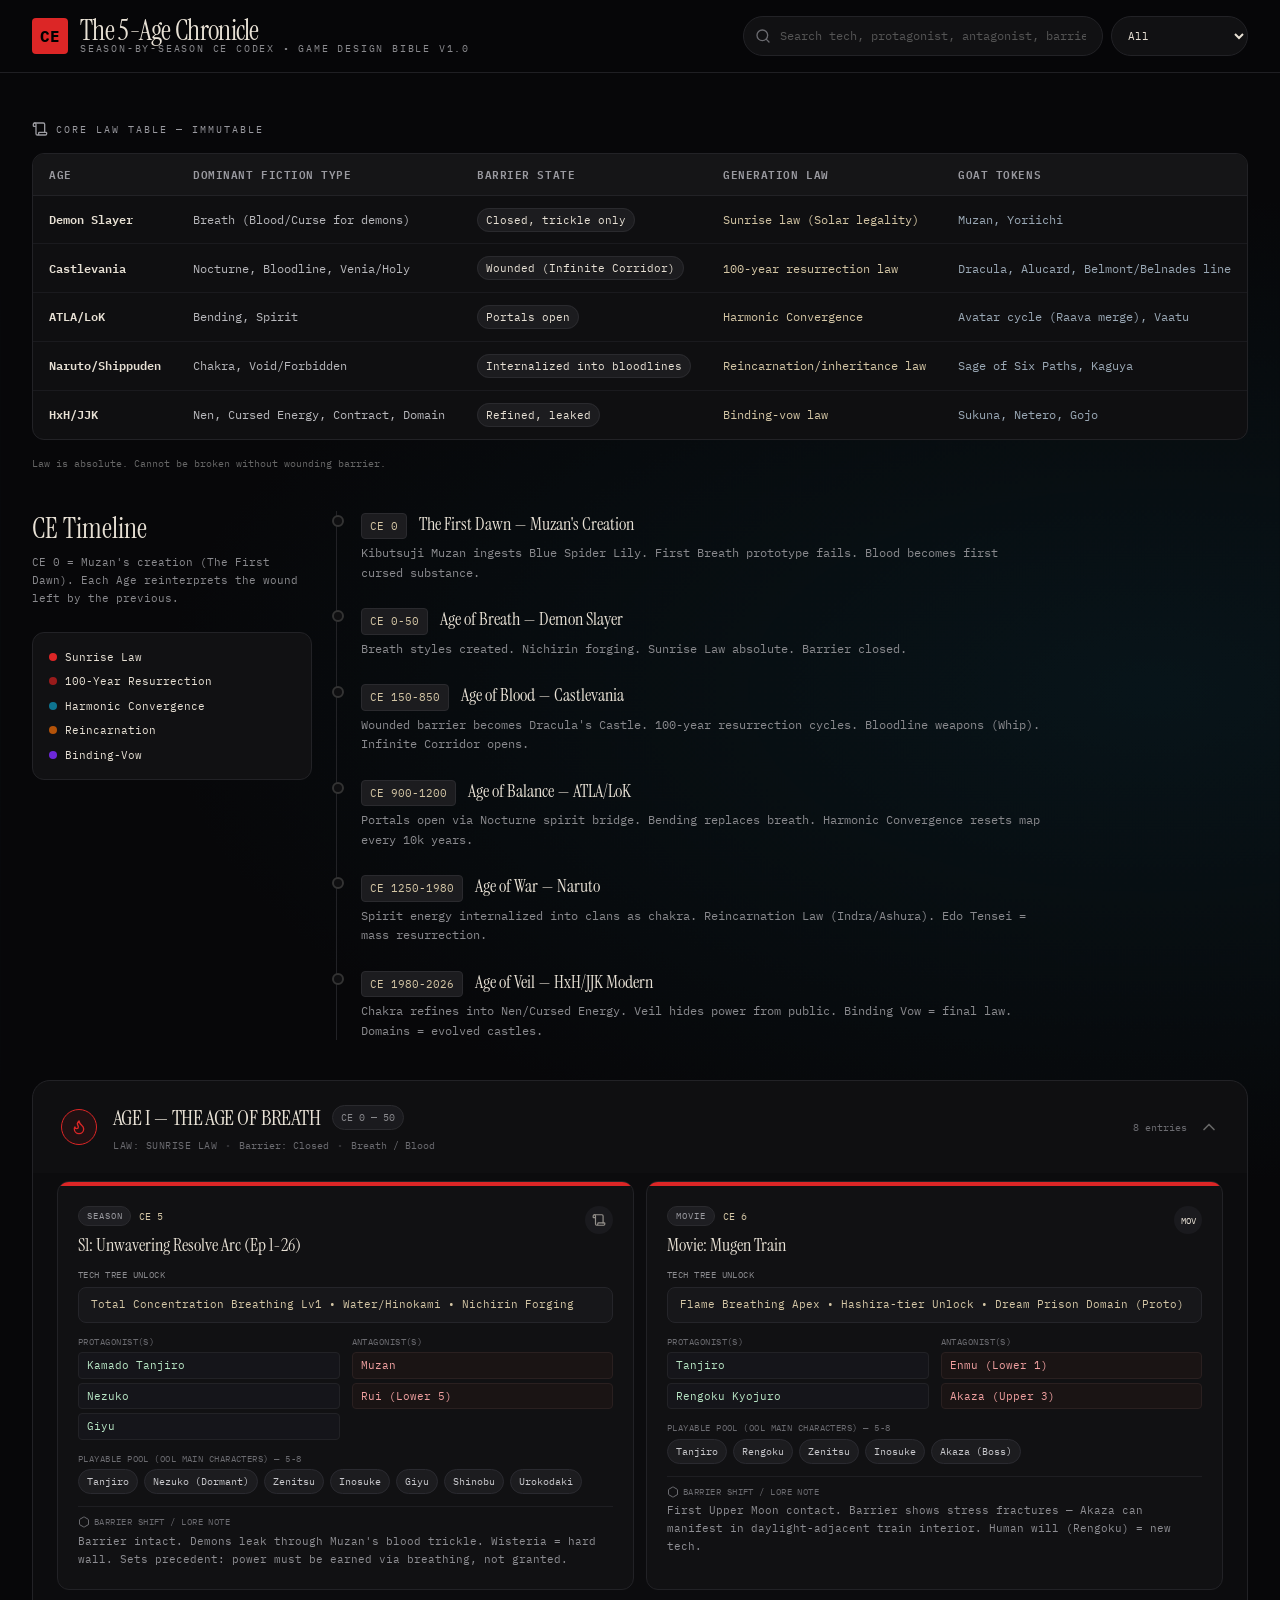
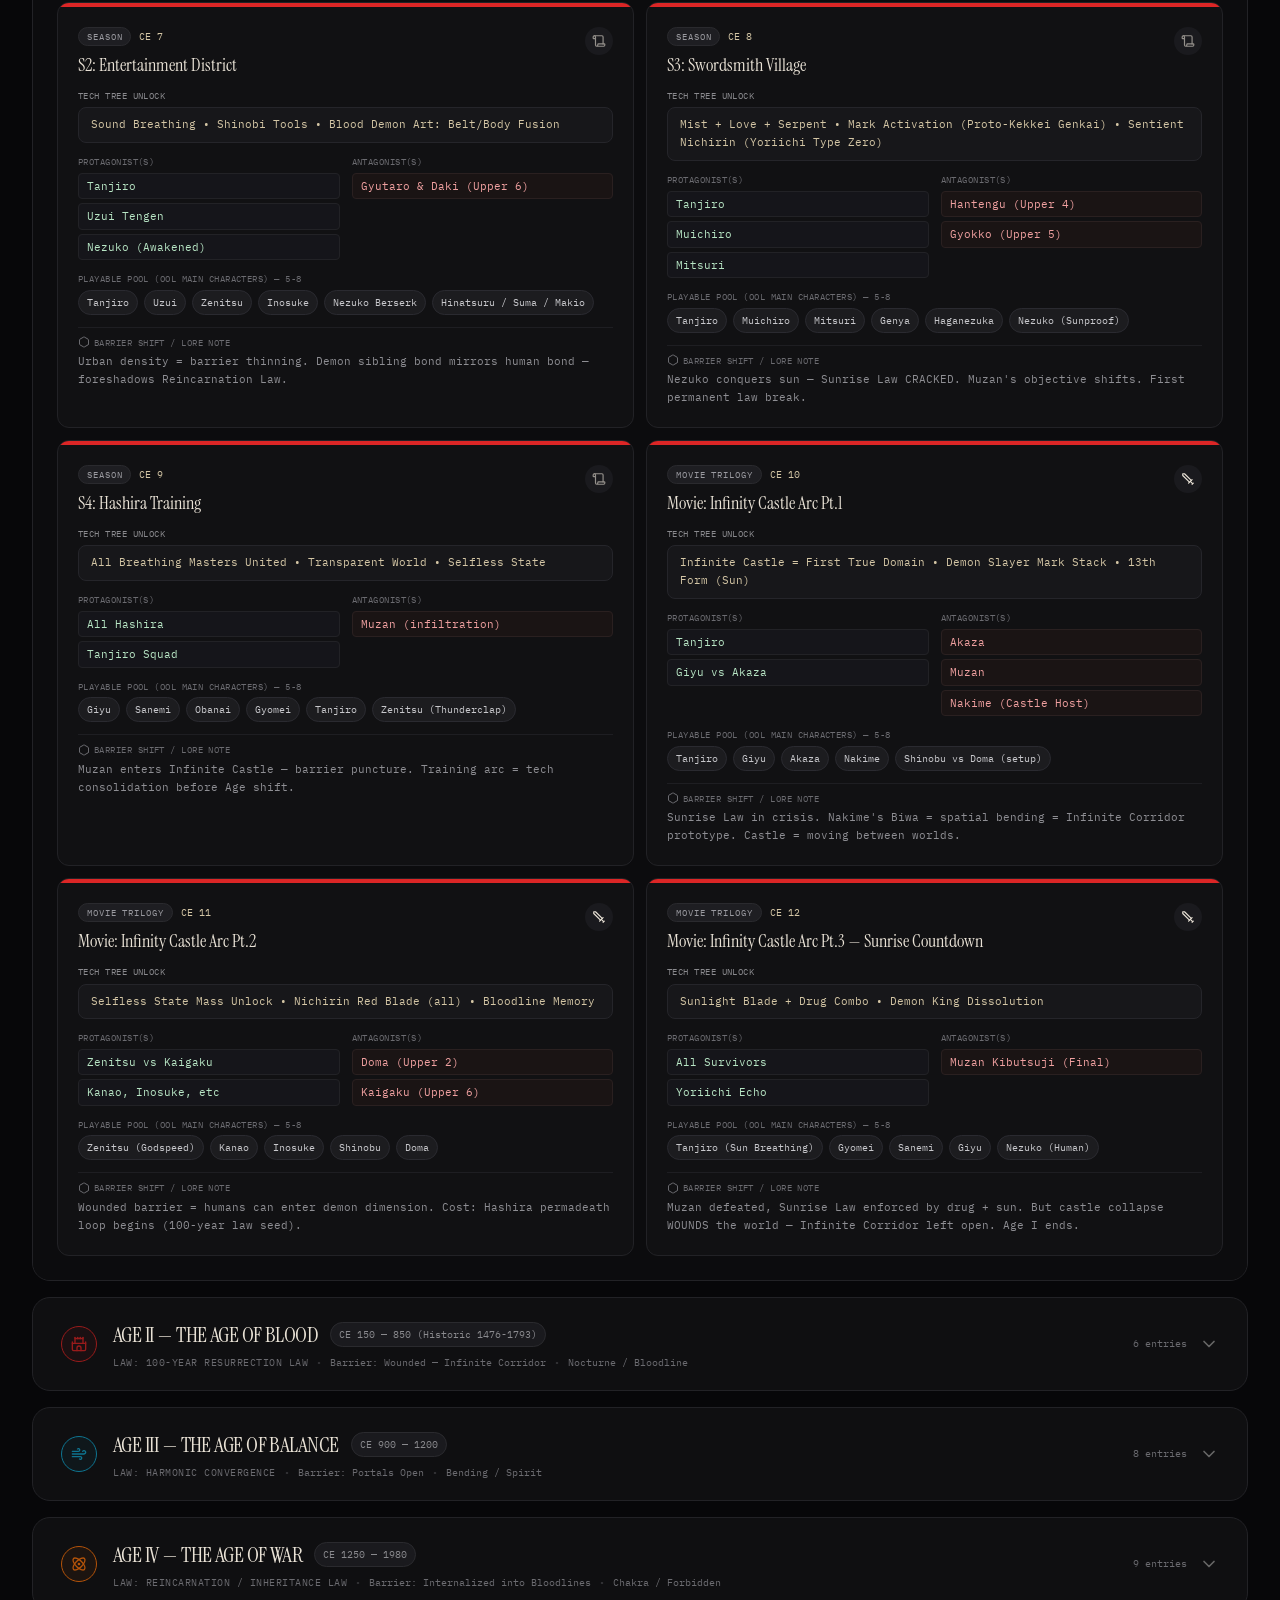
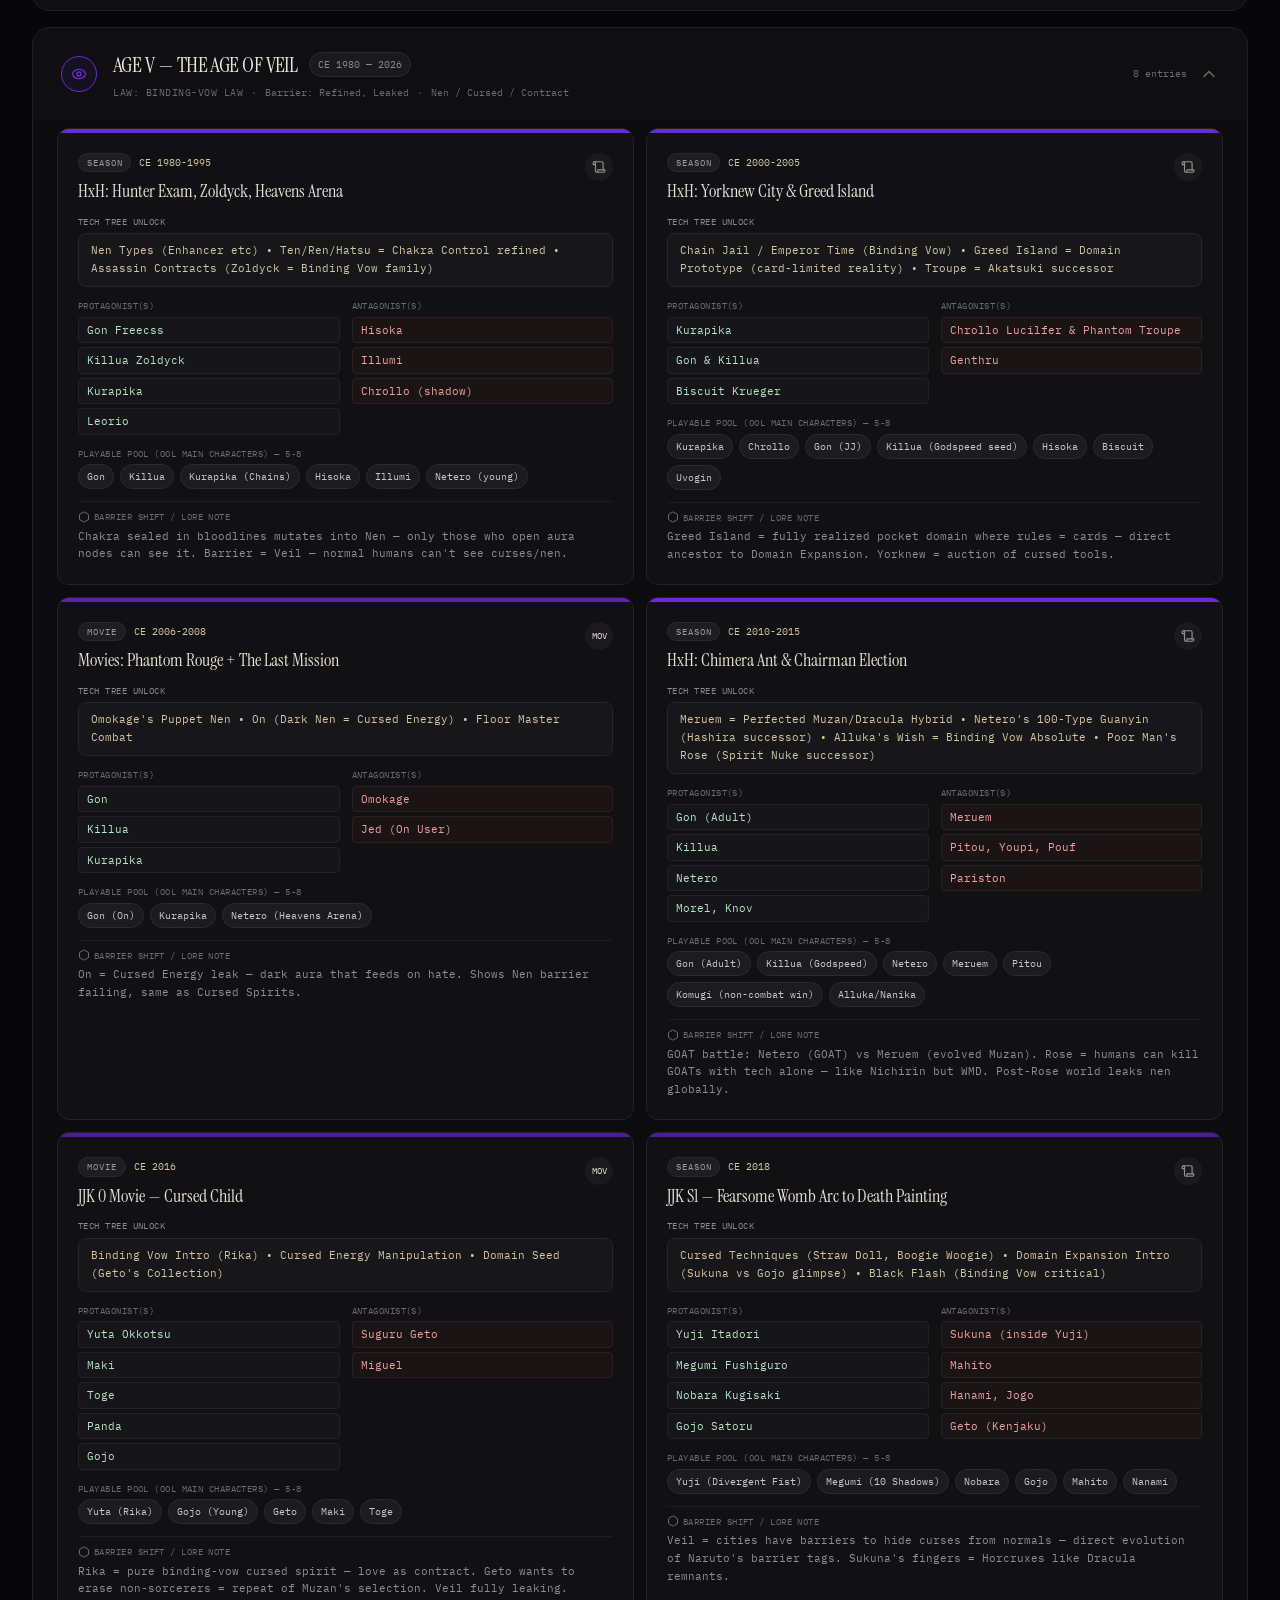
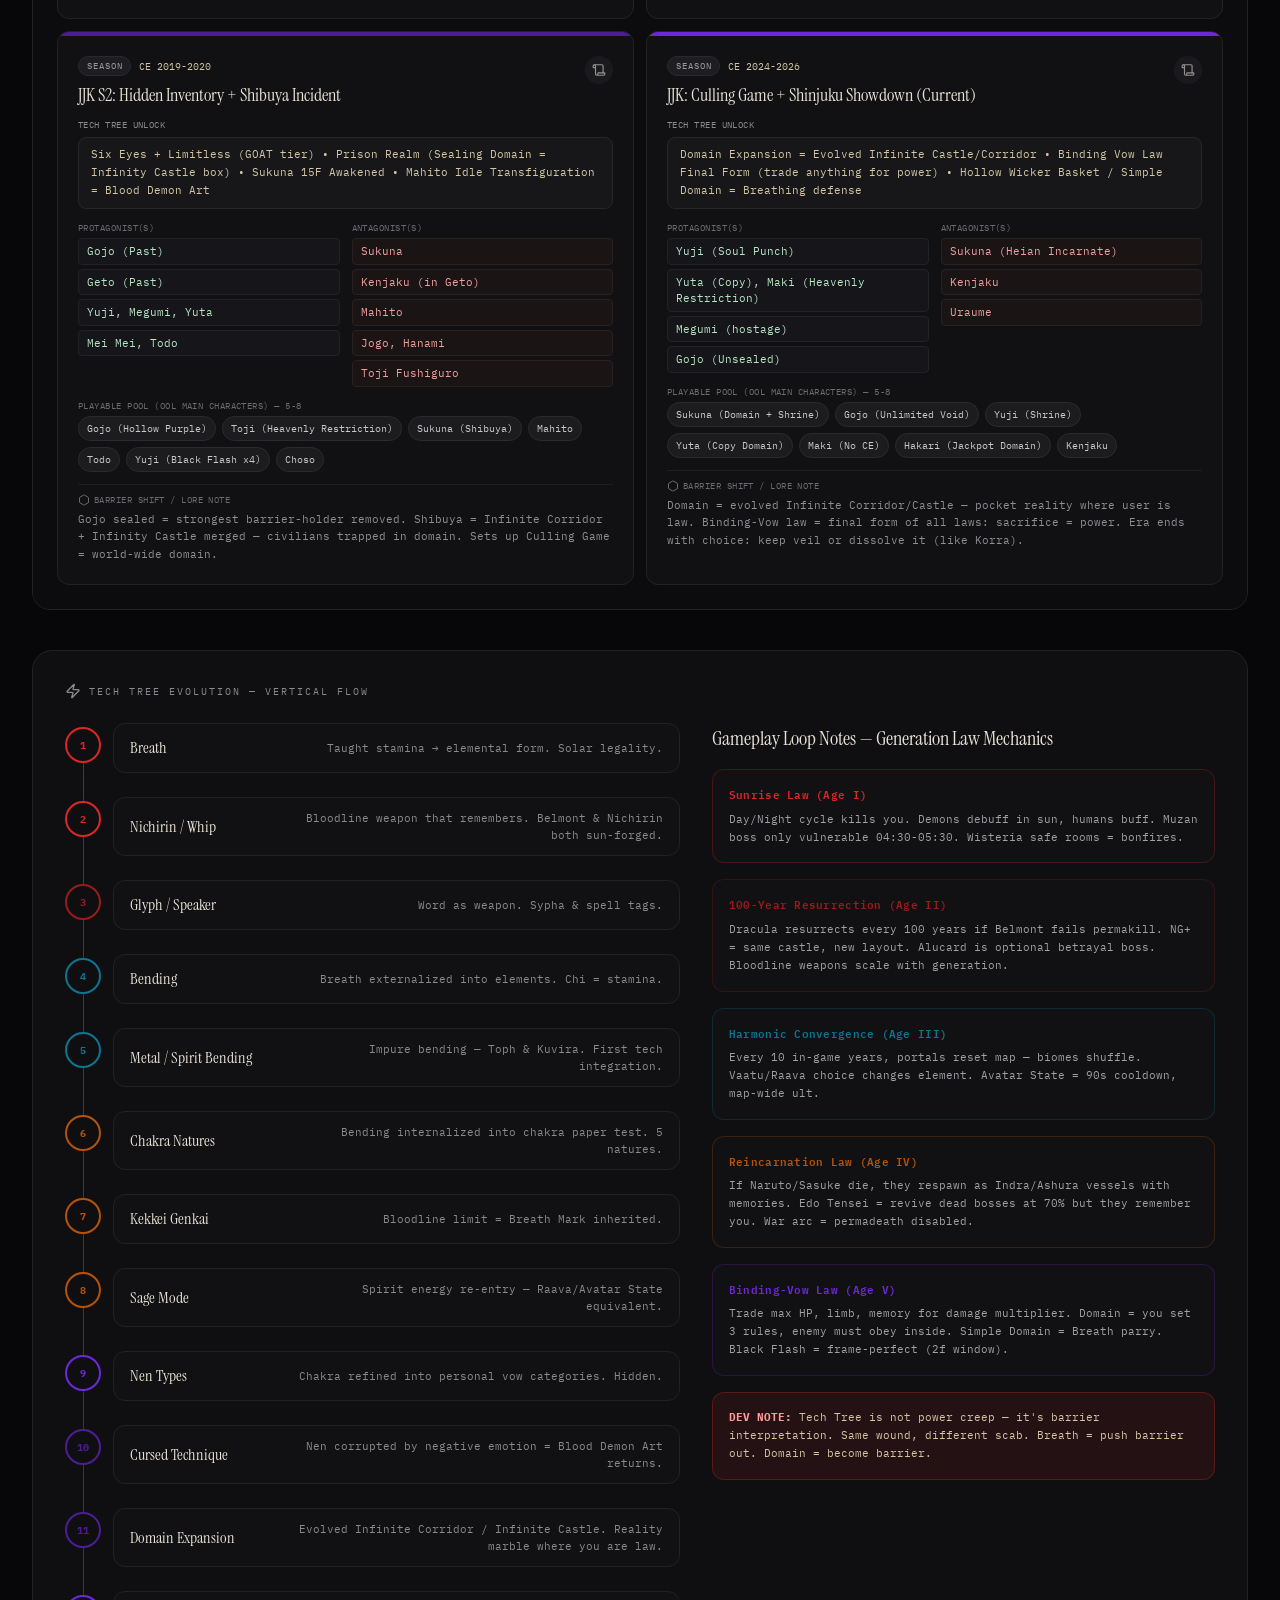
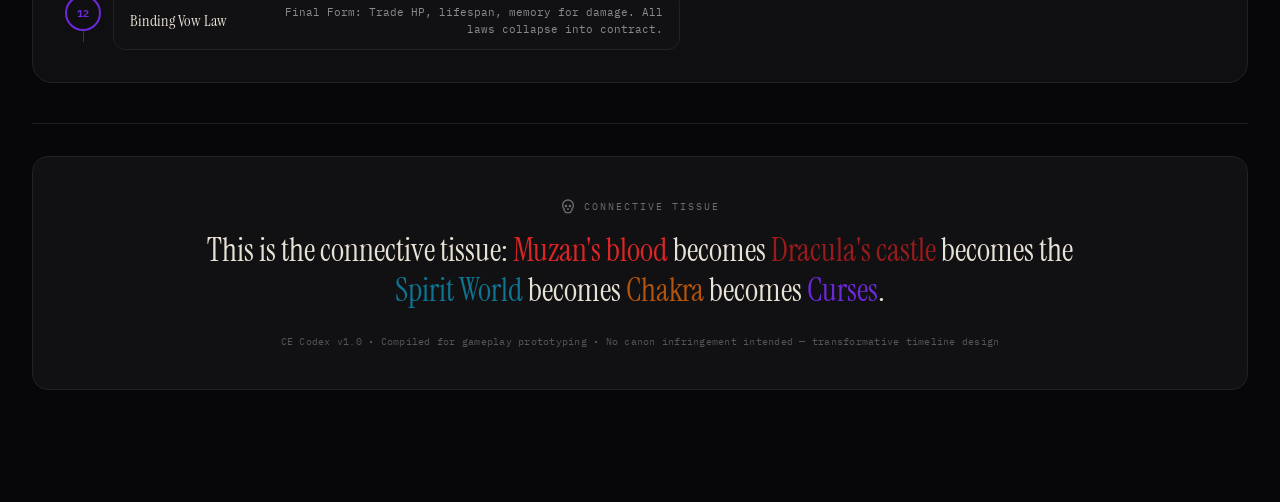
<file: docs lore/Crusader wars 2 - lore/0.2/Age-Chronicle-Season-Codex.html>
<!DOCTYPE html>
<html lang="en">
<head>
  <meta charset="UTF-8">
  <meta name="viewport" content="width=device-width, initial-scale=1">
  <title>React Artifact</title>
  <style>*,:after,:before{--tw-border-spacing-x:0;--tw-border-spacing-y:0;--tw-translate-x:0;--tw-translate-y:0;--tw-rotate:0;--tw-skew-x:0;--tw-skew-y:0;--tw-scale-x:1;--tw-scale-y:1;--tw-pan-x: ;--tw-pan-y: ;--tw-pinch-zoom: ;--tw-scroll-snap-strictness:proximity;--tw-gradient-from-position: ;--tw-gradient-via-position: ;--tw-gradient-to-position: ;--tw-ordinal: ;--tw-slashed-zero: ;--tw-numeric-figure: ;--tw-numeric-spacing: ;--tw-numeric-fraction: ;--tw-ring-inset: ;--tw-ring-offset-width:0px;--tw-ring-offset-color:#fff;--tw-ring-color:rgba(59,130,246,.5);--tw-ring-offset-shadow:0 0 #0000;--tw-ring-shadow:0 0 #0000;--tw-shadow:0 0 #0000;--tw-shadow-colored:0 0 #0000;--tw-blur: ;--tw-brightness: ;--tw-contrast: ;--tw-grayscale: ;--tw-hue-rotate: ;--tw-invert: ;--tw-saturate: ;--tw-sepia: ;--tw-drop-shadow: ;--tw-backdrop-blur: ;--tw-backdrop-brightness: ;--tw-backdrop-contrast: ;--tw-backdrop-grayscale: ;--tw-backdrop-hue-rotate: ;--tw-backdrop-invert: ;--tw-backdrop-opacity: ;--tw-backdrop-saturate: ;--tw-backdrop-sepia: ;--tw-contain-size: ;--tw-contain-layout: ;--tw-contain-paint: ;--tw-contain-style: }::backdrop{--tw-border-spacing-x:0;--tw-border-spacing-y:0;--tw-translate-x:0;--tw-translate-y:0;--tw-rotate:0;--tw-skew-x:0;--tw-skew-y:0;--tw-scale-x:1;--tw-scale-y:1;--tw-pan-x: ;--tw-pan-y: ;--tw-pinch-zoom: ;--tw-scroll-snap-strictness:proximity;--tw-gradient-from-position: ;--tw-gradient-via-position: ;--tw-gradient-to-position: ;--tw-ordinal: ;--tw-slashed-zero: ;--tw-numeric-figure: ;--tw-numeric-spacing: ;--tw-numeric-fraction: ;--tw-ring-inset: ;--tw-ring-offset-width:0px;--tw-ring-offset-color:#fff;--tw-ring-color:rgba(59,130,246,.5);--tw-ring-offset-shadow:0 0 #0000;--tw-ring-shadow:0 0 #0000;--tw-shadow:0 0 #0000;--tw-shadow-colored:0 0 #0000;--tw-blur: ;--tw-brightness: ;--tw-contrast: ;--tw-grayscale: ;--tw-hue-rotate: ;--tw-invert: ;--tw-saturate: ;--tw-sepia: ;--tw-drop-shadow: ;--tw-backdrop-blur: ;--tw-backdrop-brightness: ;--tw-backdrop-contrast: ;--tw-backdrop-grayscale: ;--tw-backdrop-hue-rotate: ;--tw-backdrop-invert: ;--tw-backdrop-opacity: ;--tw-backdrop-saturate: ;--tw-backdrop-sepia: ;--tw-contain-size: ;--tw-contain-layout: ;--tw-contain-paint: ;--tw-contain-style: }/*! tailwindcss v3.4.18 | MIT License | https://tailwindcss.com*/*,:after,:before{box-sizing:border-box;border:0 solid #e5e7eb}:after,:before{--tw-content:""}:host,html{line-height:1.5;-webkit-text-size-adjust:100%;-moz-tab-size:4;-o-tab-size:4;tab-size:4;font-family:ui-sans-serif,system-ui,sans-serif,Apple Color Emoji,Segoe UI Emoji,Segoe UI Symbol,Noto Color Emoji;font-feature-settings:normal;font-variation-settings:normal;-webkit-tap-highlight-color:transparent}body{line-height:inherit}hr{height:0;color:inherit;border-top-width:1px}abbr:where([title]){-webkit-text-decoration:underline dotted;text-decoration:underline dotted}h1,h2,h3,h4,h5,h6{font-size:inherit;font-weight:inherit}a{color:inherit;text-decoration:inherit}b,strong{font-weight:bolder}code,kbd,pre,samp{font-family:ui-monospace,SFMono-Regular,Menlo,Monaco,Consolas,Liberation Mono,Courier New,monospace;font-feature-settings:normal;font-variation-settings:normal;font-size:1em}small{font-size:80%}sub,sup{font-size:75%;line-height:0;position:relative;vertical-align:baseline}sub{bottom:-.25em}sup{top:-.5em}table{text-indent:0;border-color:inherit;border-collapse:collapse}button,input,optgroup,select,textarea{font-family:inherit;font-feature-settings:inherit;font-variation-settings:inherit;font-size:100%;font-weight:inherit;line-height:inherit;letter-spacing:inherit;color:inherit;margin:0;padding:0}button,select{text-transform:none}button,input:where([type=button]),input:where([type=reset]),input:where([type=submit]){-webkit-appearance:button;background-color:transparent;background-image:none}:-moz-focusring{outline:auto}:-moz-ui-invalid{box-shadow:none}progress{vertical-align:baseline}::-webkit-inner-spin-button,::-webkit-outer-spin-button{height:auto}[type=search]{-webkit-appearance:textfield;outline-offset:-2px}::-webkit-search-decoration{-webkit-appearance:none}::-webkit-file-upload-button{-webkit-appearance:button;font:inherit}summary{display:list-item}blockquote,dd,dl,figure,h1,h2,h3,h4,h5,h6,hr,p,pre{margin:0}fieldset{margin:0}fieldset,legend{padding:0}menu,ol,ul{list-style:none;margin:0;padding:0}dialog{padding:0}textarea{resize:vertical}input::-moz-placeholder,textarea::-moz-placeholder{opacity:1;color:#9ca3af}input::placeholder,textarea::placeholder{opacity:1;color:#9ca3af}[role=button],button{cursor:pointer}:disabled{cursor:default}audio,canvas,embed,iframe,img,object,svg,video{display:block;vertical-align:middle}img,video{max-width:100%;height:auto}[hidden]:where(:not([hidden=until-found])){display:none}.collapse{visibility:collapse}.absolute{position:absolute}.relative{position:relative}.sticky{position:sticky}.-left-\[29px\]{left:-29px}.bottom-2{bottom:.5rem}.left-0{left:0}.left-3{left:.75rem}.left-\[18px\]{left:18px}.top-0{top:0}.top-1{top:.25rem}.top-1\/2{top:50%}.top-2{top:.5rem}.z-40{z-index:40}.mx-auto{margin-left:auto;margin-right:auto}.-mt-1{margin-top:-.25rem}.mb-1{margin-bottom:.25rem}.mb-4{margin-bottom:1rem}.mb-6{margin-bottom:1.5rem}.mt-1{margin-top:.25rem}.mt-2{margin-top:.5rem}.mt-3{margin-top:.75rem}.mt-6{margin-top:1.5rem}.flex{display:flex}.inline-flex{display:inline-flex}.table{display:table}.grid{display:grid}.hidden{display:none}.h-1{height:.25rem}.h-2{height:.5rem}.h-3{height:.75rem}.h-3\.5{height:.875rem}.h-4{height:1rem}.h-5{height:1.25rem}.h-7{height:1.75rem}.h-9{height:2.25rem}.min-h-screen{min-height:100vh}.w-2{width:.5rem}.w-3{width:.75rem}.w-3\.5{width:.875rem}.w-4{width:1rem}.w-5{width:1.25rem}.w-7{width:1.75rem}.w-9{width:2.25rem}.w-full{width:100%}.w-px{width:1px}.min-w-\[900px\]{min-width:900px}.max-w-\[1400px\]{max-width:1400px}.max-w-\[380px\]{max-width:380px}.max-w-\[680px\]{max-width:680px}.max-w-\[900px\]{max-width:900px}.max-w-full{max-width:100%}.flex-1{flex:1 1 0%}.shrink-0{flex-shrink:0}.border-collapse{border-collapse:collapse}.-translate-y-1\/2{--tw-translate-y:-50%}.-translate-y-1\/2,.rotate-180{transform:translate(var(--tw-translate-x),var(--tw-translate-y)) rotate(var(--tw-rotate)) skewX(var(--tw-skew-x)) skewY(var(--tw-skew-y)) scaleX(var(--tw-scale-x)) scaleY(var(--tw-scale-y))}.rotate-180{--tw-rotate:180deg}.grid-cols-1{grid-template-columns:repeat(1,minmax(0,1fr))}.grid-cols-2{grid-template-columns:repeat(2,minmax(0,1fr))}.flex-col{flex-direction:column}.flex-wrap{flex-wrap:wrap}.items-start{align-items:flex-start}.items-center{align-items:center}.items-baseline{align-items:baseline}.justify-center{justify-content:center}.justify-between{justify-content:space-between}.gap-1{gap:.25rem}.gap-1\.5{gap:.375rem}.gap-2{gap:.5rem}.gap-3{gap:.75rem}.gap-4{gap:1rem}.gap-6{gap:1.5rem}.gap-8{gap:2rem}.space-y-1>:not([hidden])~:not([hidden]){--tw-space-y-reverse:0;margin-top:calc(.25rem*(1 - var(--tw-space-y-reverse)));margin-bottom:calc(.25rem*var(--tw-space-y-reverse))}.space-y-10>:not([hidden])~:not([hidden]){--tw-space-y-reverse:0;margin-top:calc(2.5rem*(1 - var(--tw-space-y-reverse)));margin-bottom:calc(2.5rem*var(--tw-space-y-reverse))}.space-y-2>:not([hidden])~:not([hidden]){--tw-space-y-reverse:0;margin-top:calc(.5rem*(1 - var(--tw-space-y-reverse)));margin-bottom:calc(.5rem*var(--tw-space-y-reverse))}.space-y-3>:not([hidden])~:not([hidden]){--tw-space-y-reverse:0;margin-top:calc(.75rem*(1 - var(--tw-space-y-reverse)));margin-bottom:calc(.75rem*var(--tw-space-y-reverse))}.space-y-4>:not([hidden])~:not([hidden]){--tw-space-y-reverse:0;margin-top:calc(1rem*(1 - var(--tw-space-y-reverse)));margin-bottom:calc(1rem*var(--tw-space-y-reverse))}.space-y-6>:not([hidden])~:not([hidden]){--tw-space-y-reverse:0;margin-top:calc(1.5rem*(1 - var(--tw-space-y-reverse)));margin-bottom:calc(1.5rem*var(--tw-space-y-reverse))}.overflow-hidden{overflow:hidden}.overflow-x-auto{overflow-x:auto}.whitespace-nowrap{white-space:nowrap}.rounded{border-radius:.25rem}.rounded-2xl{border-radius:1rem}.rounded-\[18px\]{border-radius:18px}.rounded-\[20px\]{border-radius:20px}.rounded-full{border-radius:9999px}.rounded-lg{border-radius:.5rem}.rounded-xl{border-radius:.75rem}.border{border-width:1px}.border-2{border-width:2px}.border-b{border-bottom-width:1px}.border-l{border-left-width:1px}.border-t{border-top-width:1px}.border-\[\#1a1a1e\]{--tw-border-opacity:1;border-color:rgb(26 26 30/var(--tw-border-opacity,1))}.border-\[\#1e1e22\]{--tw-border-opacity:1;border-color:rgb(30 30 34/var(--tw-border-opacity,1))}.border-\[\#1f1f23\]{--tw-border-opacity:1;border-color:rgb(31 31 35/var(--tw-border-opacity,1))}.border-\[\#222226\]{--tw-border-opacity:1;border-color:rgb(34 34 38/var(--tw-border-opacity,1))}.border-\[\#25252a\]{--tw-border-opacity:1;border-color:rgb(37 37 42/var(--tw-border-opacity,1))}.border-\[\#2a2020\]{--tw-border-opacity:1;border-color:rgb(42 32 32/var(--tw-border-opacity,1))}.border-\[\#2a2a2e\]{--tw-border-opacity:1;border-color:rgb(42 42 46/var(--tw-border-opacity,1))}.border-\[\#2a2a30\]{--tw-border-opacity:1;border-color:rgb(42 42 48/var(--tw-border-opacity,1))}.border-\[\#333\]{--tw-border-opacity:1;border-color:rgb(51 51 51/var(--tw-border-opacity,1))}.border-\[\#dc2626\]\/30{border-color:rgba(220,38,38,.3)}.bg-\[\#070709\]{--tw-bg-opacity:1;background-color:rgb(7 7 9/var(--tw-bg-opacity,1))}.bg-\[\#070709\]\/90{background-color:rgba(7,7,9,.9)}.bg-\[\#0c0c0e\]{--tw-bg-opacity:1;background-color:rgb(12 12 14/var(--tw-bg-opacity,1))}.bg-\[\#0e7490\]{--tw-bg-opacity:1;background-color:rgb(14 116 144/var(--tw-bg-opacity,1))}.bg-\[\#0f0f11\]{--tw-bg-opacity:1;background-color:rgb(15 15 17/var(--tw-bg-opacity,1))}.bg-\[\#111113\]{--tw-bg-opacity:1;background-color:rgb(17 17 19/var(--tw-bg-opacity,1))}.bg-\[\#151517\]{--tw-bg-opacity:1;background-color:rgb(21 21 23/var(--tw-bg-opacity,1))}.bg-\[\#15151a\]{--tw-bg-opacity:1;background-color:rgb(21 21 26/var(--tw-bg-opacity,1))}.bg-\[\#17171a\]{--tw-bg-opacity:1;background-color:rgb(23 23 26/var(--tw-bg-opacity,1))}.bg-\[\#1a1414\]{--tw-bg-opacity:1;background-color:rgb(26 20 20/var(--tw-bg-opacity,1))}.bg-\[\#1a1a1e\]{--tw-bg-opacity:1;background-color:rgb(26 26 30/var(--tw-bg-opacity,1))}.bg-\[\#1c1c1f\]{--tw-bg-opacity:1;background-color:rgb(28 28 31/var(--tw-bg-opacity,1))}.bg-\[\#1e1e22\]{--tw-bg-opacity:1;background-color:rgb(30 30 34/var(--tw-bg-opacity,1))}.bg-\[\#6d28d9\]{--tw-bg-opacity:1;background-color:rgb(109 40 217/var(--tw-bg-opacity,1))}.bg-\[\#991b1b\]{--tw-bg-opacity:1;background-color:rgb(153 27 27/var(--tw-bg-opacity,1))}.bg-\[\#b45309\]{--tw-bg-opacity:1;background-color:rgb(180 83 9/var(--tw-bg-opacity,1))}.bg-\[\#dc2626\]{--tw-bg-opacity:1;background-color:rgb(220 38 38/var(--tw-bg-opacity,1))}.bg-\[\#dc2626\]\/10{background-color:rgba(220,38,38,.1)}.bg-gradient-to-b{background-image:linear-gradient(to bottom,var(--tw-gradient-stops))}.from-\[\#dc2626\]{--tw-gradient-from:#dc2626 var(--tw-gradient-from-position);--tw-gradient-to:rgba(220,38,38,0) var(--tw-gradient-to-position);--tw-gradient-stops:var(--tw-gradient-from),var(--tw-gradient-to)}.via-\[\#0e7490\]{--tw-gradient-to:rgba(14,116,144,0) var(--tw-gradient-to-position);--tw-gradient-stops:var(--tw-gradient-from),#0e7490 var(--tw-gradient-via-position),var(--tw-gradient-to)}.to-\[\#6d28d9\]{--tw-gradient-to:#6d28d9 var(--tw-gradient-to-position)}.p-4{padding:1rem}.p-6{padding:1.5rem}.px-2{padding-left:.5rem;padding-right:.5rem}.px-3{padding-left:.75rem;padding-right:.75rem}.px-4{padding-left:1rem;padding-right:1rem}.px-5{padding-left:1.25rem;padding-right:1.25rem}.py-0\.5{padding-top:.125rem;padding-bottom:.125rem}.py-1{padding-top:.25rem;padding-bottom:.25rem}.py-2{padding-top:.5rem;padding-bottom:.5rem}.py-2\.5{padding-top:.625rem;padding-bottom:.625rem}.py-3{padding-top:.75rem;padding-bottom:.75rem}.py-3\.5{padding-top:.875rem;padding-bottom:.875rem}.py-4{padding-top:1rem;padding-bottom:1rem}.py-5{padding-top:1.25rem;padding-bottom:1.25rem}.py-8{padding-top:2rem;padding-bottom:2rem}.pb-16{padding-bottom:4rem}.pb-6{padding-bottom:1.5rem}.pl-12{padding-left:3rem}.pl-6{padding-left:1.5rem}.pl-9{padding-left:2.25rem}.pr-2{padding-right:.5rem}.pr-4{padding-right:1rem}.pt-2{padding-top:.5rem}.pt-8{padding-top:2rem}.text-left{text-align:left}.text-center{text-align:center}.text-\[10px\]{font-size:10px}.text-\[11px\]{font-size:11px}.text-\[12px\]{font-size:12px}.text-\[13px\]{font-size:13px}.text-\[16px\]{font-size:16px}.text-\[18px\]{font-size:18px}.text-\[20px\]{font-size:20px}.text-\[22px\]{font-size:22px}.text-\[28px\]{font-size:28px}.text-\[9px\]{font-size:9px}.font-black{font-weight:900}.font-bold{font-weight:700}.font-semibold{font-weight:600}.uppercase{text-transform:uppercase}.leading-none{line-height:1}.leading-relaxed{line-height:1.625}.leading-tight{line-height:1.25}.tracking-\[0\.18em\]{letter-spacing:.18em}.tracking-\[0\.2em\]{letter-spacing:.2em}.tracking-tight{letter-spacing:-.025em}.tracking-wide{letter-spacing:.025em}.tracking-wider{letter-spacing:.05em}.tracking-widest{letter-spacing:.1em}.text-\[\#0e7490\]{--tw-text-opacity:1;color:rgb(14 116 144/var(--tw-text-opacity,1))}.text-\[\#555\]{--tw-text-opacity:1;color:rgb(85 85 85/var(--tw-text-opacity,1))}.text-\[\#666\]{--tw-text-opacity:1;color:rgb(102 102 102/var(--tw-text-opacity,1))}.text-\[\#6b6b70\]{--tw-text-opacity:1;color:rgb(107 107 112/var(--tw-text-opacity,1))}.text-\[\#6d28d9\]{--tw-text-opacity:1;color:rgb(109 40 217/var(--tw-text-opacity,1))}.text-\[\#8a8a8e\]{--tw-text-opacity:1;color:rgb(138 138 142/var(--tw-text-opacity,1))}.text-\[\#8e8e93\]{--tw-text-opacity:1;color:rgb(142 142 147/var(--tw-text-opacity,1))}.text-\[\#991b1b\]{--tw-text-opacity:1;color:rgb(153 27 27/var(--tw-text-opacity,1))}.text-\[\#9a9aa0\]{--tw-text-opacity:1;color:rgb(154 154 160/var(--tw-text-opacity,1))}.text-\[\#9aa8b5\]{--tw-text-opacity:1;color:rgb(154 168 181/var(--tw-text-opacity,1))}.text-\[\#a0a0a5\]{--tw-text-opacity:1;color:rgb(160 160 165/var(--tw-text-opacity,1))}.text-\[\#b45309\]{--tw-text-opacity:1;color:rgb(180 83 9/var(--tw-text-opacity,1))}.text-\[\#b8b8bc\]{--tw-text-opacity:1;color:rgb(184 184 188/var(--tw-text-opacity,1))}.text-\[\#b8e6c5\]{--tw-text-opacity:1;color:rgb(184 230 197/var(--tw-text-opacity,1))}.text-\[\#c8c8cc\]{--tw-text-opacity:1;color:rgb(200 200 204/var(--tw-text-opacity,1))}.text-\[\#d4c6a5\]{--tw-text-opacity:1;color:rgb(212 198 165/var(--tw-text-opacity,1))}.text-\[\#dc2626\]{--tw-text-opacity:1;color:rgb(220 38 38/var(--tw-text-opacity,1))}.text-\[\#e8e1d5\]{--tw-text-opacity:1;color:rgb(232 225 213/var(--tw-text-opacity,1))}.text-\[\#f0a0a0\]{--tw-text-opacity:1;color:rgb(240 160 160/var(--tw-text-opacity,1))}.text-\[\#ff9a9a\]{--tw-text-opacity:1;color:rgb(255 154 154/var(--tw-text-opacity,1))}.text-black{--tw-text-opacity:1;color:rgb(0 0 0/var(--tw-text-opacity,1))}.opacity-40{opacity:.4}.opacity-60{opacity:.6}.shadow{--tw-shadow:0 1px 3px 0 rgba(0,0,0,.1),0 1px 2px -1px rgba(0,0,0,.1);--tw-shadow-colored:0 1px 3px 0 var(--tw-shadow-color),0 1px 2px -1px var(--tw-shadow-color);box-shadow:var(--tw-ring-offset-shadow,0 0 #0000),var(--tw-ring-shadow,0 0 #0000),var(--tw-shadow)}.filter{filter:var(--tw-blur) var(--tw-brightness) var(--tw-contrast) var(--tw-grayscale) var(--tw-hue-rotate) var(--tw-invert) var(--tw-saturate) var(--tw-sepia) var(--tw-drop-shadow)}.backdrop-blur-xl{--tw-backdrop-blur:blur(24px);backdrop-filter:var(--tw-backdrop-blur) var(--tw-backdrop-brightness) var(--tw-backdrop-contrast) var(--tw-backdrop-grayscale) var(--tw-backdrop-hue-rotate) var(--tw-backdrop-invert) var(--tw-backdrop-opacity) var(--tw-backdrop-saturate) var(--tw-backdrop-sepia)}.transition-all{transition-property:all;transition-timing-function:cubic-bezier(.4,0,.2,1);transition-duration:.15s}.transition-colors{transition-property:color,background-color,border-color,text-decoration-color,fill,stroke;transition-timing-function:cubic-bezier(.4,0,.2,1);transition-duration:.15s}.transition-transform{transition-property:transform;transition-timing-function:cubic-bezier(.4,0,.2,1);transition-duration:.15s}#root,body,html{min-height:100%}body{margin:0;font-family:Inter,ui-sans-serif,system-ui,-apple-system,BlinkMacSystemFont,Segoe UI,sans-serif}[role=button]:not([aria-disabled=true]),button:not(:disabled),label[for],select:not(:disabled),summary{cursor:pointer}.selection\:bg-red-900 ::-moz-selection{--tw-bg-opacity:1;background-color:rgb(127 29 29/var(--tw-bg-opacity,1))}.selection\:bg-red-900 ::selection{--tw-bg-opacity:1;background-color:rgb(127 29 29/var(--tw-bg-opacity,1))}.selection\:text-white ::-moz-selection{--tw-text-opacity:1;color:rgb(255 255 255/var(--tw-text-opacity,1))}.selection\:text-white ::selection{--tw-text-opacity:1;color:rgb(255 255 255/var(--tw-text-opacity,1))}.selection\:bg-red-900::-moz-selection{--tw-bg-opacity:1;background-color:rgb(127 29 29/var(--tw-bg-opacity,1))}.selection\:bg-red-900::selection{--tw-bg-opacity:1;background-color:rgb(127 29 29/var(--tw-bg-opacity,1))}.selection\:text-white::-moz-selection{--tw-text-opacity:1;color:rgb(255 255 255/var(--tw-text-opacity,1))}.selection\:text-white::selection{--tw-text-opacity:1;color:rgb(255 255 255/var(--tw-text-opacity,1))}.placeholder\:text-\[\#555\]::-moz-placeholder{--tw-text-opacity:1;color:rgb(85 85 85/var(--tw-text-opacity,1))}.placeholder\:text-\[\#555\]::placeholder{--tw-text-opacity:1;color:rgb(85 85 85/var(--tw-text-opacity,1))}.last\:border-0:last-child{border-width:0}.last\:pb-0:last-child{padding-bottom:0}.hover\:border-\[\#2e2e33\]:hover{--tw-border-opacity:1;border-color:rgb(46 46 51/var(--tw-border-opacity,1))}.hover\:bg-\[\#141416\]:hover{--tw-bg-opacity:1;background-color:rgb(20 20 22/var(--tw-bg-opacity,1))}.hover\:bg-\[\#141417\]:hover{--tw-bg-opacity:1;background-color:rgb(20 20 23/var(--tw-bg-opacity,1))}.focus\:border-\[\#333\]:focus{--tw-border-opacity:1;border-color:rgb(51 51 51/var(--tw-border-opacity,1))}.focus\:bg-\[\#151517\]:focus{--tw-bg-opacity:1;background-color:rgb(21 21 23/var(--tw-bg-opacity,1))}.focus\:outline-none:focus{outline:2px solid transparent;outline-offset:2px}.focus\:ring-1:focus{--tw-ring-offset-shadow:var(--tw-ring-inset) 0 0 0 var(--tw-ring-offset-width) var(--tw-ring-offset-color);--tw-ring-shadow:var(--tw-ring-inset) 0 0 0 calc(1px + var(--tw-ring-offset-width)) var(--tw-ring-color);box-shadow:var(--tw-ring-offset-shadow),var(--tw-ring-shadow),var(--tw-shadow,0 0 #0000)}.focus\:ring-inset:focus{--tw-ring-inset:inset}.focus\:ring-\[\#333\]:focus{--tw-ring-opacity:1;--tw-ring-color:rgb(51 51 51/var(--tw-ring-opacity,1))}@media (min-width:768px){.md\:block{display:block}.md\:hidden{display:none}.md\:w-\[360px\]{width:360px}.md\:w-auto{width:auto}.md\:grid-cols-\[1\.1fr_0\.9fr\]{grid-template-columns:1.1fr .9fr}.md\:grid-cols-\[280px_1fr\]{grid-template-columns:280px 1fr}.md\:flex-row{flex-direction:row}.md\:items-center{align-items:center}.md\:p-10{padding:2.5rem}.md\:p-5{padding:1.25rem}.md\:p-8{padding:2rem}.md\:px-6{padding-left:1.5rem;padding-right:1.5rem}.md\:px-7{padding-left:1.75rem;padding-right:1.75rem}.md\:px-8{padding-left:2rem;padding-right:2rem}.md\:py-12{padding-top:3rem;padding-bottom:3rem}.md\:text-right{text-align:right}.md\:text-\[18px\]{font-size:18px}.md\:text-\[22px\]{font-size:22px}.md\:text-\[28px\]{font-size:28px}.md\:text-\[32px\]{font-size:32px}}@media (min-width:1024px){.lg\:grid-cols-2{grid-template-columns:repeat(2,minmax(0,1fr))}}</style>
</head>
<body>
  <div id="root"></div>
  
  <script type="module">var ud=Object.create;var{getPrototypeOf:sd,defineProperty:Yl,getOwnPropertyNames:cd}=Object;var dd=Object.prototype.hasOwnProperty;var Fe=(e,t,n)=>{n=e!=null?ud(sd(e)):{};let r=t||!e||!e.__esModule?Yl(n,"default",{value:e,enumerable:!0}):n;for(let l of cd(e))if(!dd.call(r,l))Yl(r,l,{get:()=>e[l],enumerable:!0});return r};var wr=(e,t)=>()=>(t||e((t={exports:{}}).exports,t),t.exports);var fd=(e,t)=>{for(var n in t)Yl(e,n,{get:t[n],enumerable:!0,configurable:!0,set:(r)=>t[n]=()=>r})};var pd=(e,t)=>()=>(e&&(t=e(e=0)),t);var vt=wr((_d)=>{var pn=Symbol.for("react.element"),md=Symbol.for("react.portal"),hd=Symbol.for("react.fragment"),vd=Symbol.for("react.strict_mode"),gd=Symbol.for("react.profiler"),yd=Symbol.for("react.provider"),kd=Symbol.for("react.context"),Sd=Symbol.for("react.forward_ref"),wd=Symbol.for("react.suspense"),Cd=Symbol.for("react.memo"),Ed=Symbol.for("react.lazy"),ha=Symbol.iterator;function xd(e){if(e===null||typeof e!=="object")return null;return e=ha&&e[ha]||e["@@iterator"],typeof e==="function"?e:null}var ya={isMounted:function(){return!1},enqueueForceUpdate:function(){},enqueueReplaceState:function(){},enqueueSetState:function(){}},ka=Object.assign,Sa={};function Rt(e,t,n){this.props=e,this.context=t,this.refs=Sa,this.updater=n||ya}Rt.prototype.isReactComponent={};Rt.prototype.setState=function(e,t){if(typeof e!=="object"&&typeof e!=="function"&&e!=null)throw Error("setState(...): takes an object of state variables to update or a function which returns an object of state variables.");this.updater.enqueueSetState(this,e,t,"setState")};Rt.prototype.forceUpdate=function(e){this.updater.enqueueForceUpdate(this,e,"forceUpdate")};function wa(){}wa.prototype=Rt.prototype;function Ql(e,t,n){this.props=e,this.context=t,this.refs=Sa,this.updater=n||ya}var Zl=Ql.prototype=new wa;Zl.constructor=Ql;ka(Zl,Rt.prototype);Zl.isPureReactComponent=!0;var va=Array.isArray,Ca=Object.prototype.hasOwnProperty,Jl={current:null},Ea={key:!0,ref:!0,__self:!0,__source:!0};function xa(e,t,n){var r,l={},o=null,i=null;if(t!=null)for(r in t.ref!==void 0&&(i=t.ref),t.key!==void 0&&(o=""+t.key),t)Ca.call(t,r)&&!Ea.hasOwnProperty(r)&&(l[r]=t[r]);var u=arguments.length-2;if(u===1)l.children=n;else if(1<u){for(var a=Array(u),s=0;s<u;s++)a[s]=arguments[s+2];l.children=a}if(e&&e.defaultProps)for(r in u=e.defaultProps,u)l[r]===void 0&&(l[r]=u[r]);return{$$typeof:pn,type:e,key:o,ref:i,props:l,_owner:Jl.current}}function Nd(e,t){return{$$typeof:pn,type:e.type,key:t,ref:e.ref,props:e.props,_owner:e._owner}}function Xl(e){return typeof e==="object"&&e!==null&&e.$$typeof===pn}function Td(e){var t={"=":"=0",":":"=2"};return"$"+e.replace(/[=:]/g,function(n){return t[n]})}var ga=/\/+/g;function $l(e,t){return typeof e==="object"&&e!==null&&e.key!=null?Td(""+e.key):t.toString(36)}function Er(e,t,n,r,l){var o=typeof e;if(o==="undefined"||o==="boolean")e=null;var i=!1;if(e===null)i=!0;else switch(o){case"string":case"number":i=!0;break;case"object":switch(e.$$typeof){case pn:case md:i=!0}}if(i)return i=e,l=l(i),e=r===""?"."+$l(i,0):r,va(l)?(n="",e!=null&&(n=e.replace(ga,"$&/")+"/"),Er(l,t,n,"",function(s){return s})):l!=null&&(Xl(l)&&(l=Nd(l,n+(!l.key||i&&i.key===l.key?"":(""+l.key).replace(ga,"$&/")+"/")+e)),t.push(l)),1;if(i=0,r=r===""?".":r+":",va(e))for(var u=0;u<e.length;u++){o=e[u];var a=r+$l(o,u);i+=Er(o,t,n,a,l)}else if(a=xd(e),typeof a==="function")for(e=a.call(e),u=0;!(o=e.next()).done;)o=o.value,a=r+$l(o,u++),i+=Er(o,t,n,a,l);else if(o==="object")throw t=String(e),Error("Objects are not valid as a React child (found: "+(t==="[object Object]"?"object with keys {"+Object.keys(e).join(", ")+"}":t)+"). If you meant to render a collection of children, use an array instead.");return i}function Cr(e,t,n){if(e==null)return e;var r=[],l=0;return Er(e,r,"","",function(o){return t.call(n,o,l++)}),r}function Pd(e){if(e._status===-1){var t=e._result;t=t(),t.then(function(n){if(e._status===0||e._status===-1)e._status=1,e._result=n},function(n){if(e._status===0||e._status===-1)e._status=2,e._result=n}),e._status===-1&&(e._status=0,e._result=t)}if(e._status===1)return e._result.default;throw e._result}var re={current:null},xr={transition:null},Md={ReactCurrentDispatcher:re,ReactCurrentBatchConfig:xr,ReactCurrentOwner:Jl};function Na(){throw Error("act(...) is not supported in production builds of React.")}_d.Children={map:Cr,forEach:function(e,t,n){Cr(e,function(){t.apply(this,arguments)},n)},count:function(e){var t=0;return Cr(e,function(){t++}),t},toArray:function(e){return Cr(e,function(t){return t})||[]},only:function(e){if(!Xl(e))throw Error("React.Children.only expected to receive a single React element child.");return e}};_d.Component=Rt;_d.Fragment=hd;_d.Profiler=gd;_d.PureComponent=Ql;_d.StrictMode=vd;_d.Suspense=wd;_d.__SECRET_INTERNALS_DO_NOT_USE_OR_YOU_WILL_BE_FIRED=Md;_d.act=Na;_d.cloneElement=function(e,t,n){if(e===null||e===void 0)throw Error("React.cloneElement(...): The argument must be a React element, but you passed "+e+".");var r=ka({},e.props),l=e.key,o=e.ref,i=e._owner;if(t!=null){if(t.ref!==void 0&&(o=t.ref,i=Jl.current),t.key!==void 0&&(l=""+t.key),e.type&&e.type.defaultProps)var u=e.type.defaultProps;for(a in t)Ca.call(t,a)&&!Ea.hasOwnProperty(a)&&(r[a]=t[a]===void 0&&u!==void 0?u[a]:t[a])}var a=arguments.length-2;if(a===1)r.children=n;else if(1<a){u=Array(a);for(var s=0;s<a;s++)u[s]=arguments[s+2];r.children=u}return{$$typeof:pn,type:e.type,key:l,ref:o,props:r,_owner:i}};_d.createContext=function(e){return e={$$typeof:kd,_currentValue:e,_currentValue2:e,_threadCount:0,Provider:null,Consumer:null,_defaultValue:null,_globalName:null},e.Provider={$$typeof:yd,_context:e},e.Consumer=e};_d.createElement=xa;_d.createFactory=function(e){var t=xa.bind(null,e);return t.type=e,t};_d.createRef=function(){return{current:null}};_d.forwardRef=function(e){return{$$typeof:Sd,render:e}};_d.isValidElement=Xl;_d.lazy=function(e){return{$$typeof:Ed,_payload:{_status:-1,_result:e},_init:Pd}};_d.memo=function(e,t){return{$$typeof:Cd,type:e,compare:t===void 0?null:t}};_d.startTransition=function(e){var t=xr.transition;xr.transition={};try{e()}finally{xr.transition=t}};_d.unstable_act=Na;_d.useCallback=function(e,t){return re.current.useCallback(e,t)};_d.useContext=function(e){return re.current.useContext(e)};_d.useDebugValue=function(){};_d.useDeferredValue=function(e){return re.current.useDeferredValue(e)};_d.useEffect=function(e,t){return re.current.useEffect(e,t)};_d.useId=function(){return re.current.useId()};_d.useImperativeHandle=function(e,t,n){return re.current.useImperativeHandle(e,t,n)};_d.useInsertionEffect=function(e,t){return re.current.useInsertionEffect(e,t)};_d.useLayoutEffect=function(e,t){return re.current.useLayoutEffect(e,t)};_d.useMemo=function(e,t){return re.current.useMemo(e,t)};_d.useReducer=function(e,t,n){return re.current.useReducer(e,t,n)};_d.useRef=function(e){return re.current.useRef(e)};_d.useState=function(e){return re.current.useState(e)};_d.useSyncExternalStore=function(e,t,n){return re.current.useSyncExternalStore(e,t,n)};_d.useTransition=function(){return re.current.useTransition()};_d.version="18.3.1"});var Aa=wr((mf)=>{function bl(e,t){var n=e.length;e.push(t);e:for(;0<n;){var r=n-1>>>1,l=e[r];if(0<Nr(l,t))e[r]=t,e[n]=l,n=r;else break e}}function Ee(e){return e.length===0?null:e[0]}function _r(e){if(e.length===0)return null;var t=e[0],n=e.pop();if(n!==t){e[0]=n;e:for(var r=0,l=e.length,o=l>>>1;r<o;){var i=2*(r+1)-1,u=e[i],a=i+1,s=e[a];if(0>Nr(u,n))a<l&&0>Nr(s,u)?(e[r]=s,e[a]=n,r=a):(e[r]=u,e[i]=n,r=i);else if(a<l&&0>Nr(s,n))e[r]=s,e[a]=n,r=a;else break e}}return t}function Nr(e,t){var n=e.sortIndex-t.sortIndex;return n!==0?n:e.id-t.id}if(typeof performance==="object"&&typeof performance.now==="function")jl=performance,mf.unstable_now=function(){return jl.now()};else Tr=Date,eo=Tr.now(),mf.unstable_now=function(){return Tr.now()-eo};var jl,Tr,eo,Le=[],Je=[],pf=1,ve=null,b=3,zr=!1,gt=!1,hn=!1,Pa=typeof setTimeout==="function"?setTimeout:null,Ma=typeof clearTimeout==="function"?clearTimeout:null,Ta=typeof setImmediate<"u"?setImmediate:null;typeof navigator<"u"&&navigator.scheduling!==void 0&&navigator.scheduling.isInputPending!==void 0&&navigator.scheduling.isInputPending.bind(navigator.scheduling);function to(e){for(var t=Ee(Je);t!==null;){if(t.callback===null)_r(Je);else if(t.startTime<=e)_r(Je),t.sortIndex=t.expirationTime,bl(Le,t);else break;t=Ee(Je)}}function ro(e){if(hn=!1,to(e),!gt)if(Ee(Le)!==null)gt=!0,oo(lo);else{var t=Ee(Je);t!==null&&io(ro,t.startTime-e)}}function lo(e,t){gt=!1,hn&&(hn=!1,Ma(vn),vn=-1),zr=!0;var n=b;try{to(t);for(ve=Ee(Le);ve!==null&&(!(ve.expirationTime>t)||e&&!La());){var r=ve.callback;if(typeof r==="function"){ve.callback=null,b=ve.priorityLevel;var l=r(ve.expirationTime<=t);t=mf.unstable_now(),typeof l==="function"?ve.callback=l:ve===Ee(Le)&&_r(Le),to(t)}else _r(Le);ve=Ee(Le)}if(ve!==null)var o=!0;else{var i=Ee(Je);i!==null&&io(ro,i.startTime-t),o=!1}return o}finally{ve=null,b=n,zr=!1}}var Lr=!1,Pr=null,vn=-1,_a=5,za=-1;function La(){return mf.unstable_now()-za<_a?!1:!0}function ql(){if(Pr!==null){var e=mf.unstable_now();za=e;var t=!0;try{t=Pr(!0,e)}finally{t?mn():(Lr=!1,Pr=null)}}else Lr=!1}var mn;if(typeof Ta==="function")mn=function(){Ta(ql)};else if(typeof MessageChannel<"u")Mr=new MessageChannel,no=Mr.port2,Mr.port1.onmessage=ql,mn=function(){no.postMessage(null)};else mn=function(){Pa(ql,0)};var Mr,no;function oo(e){Pr=e,Lr||(Lr=!0,mn())}function io(e,t){vn=Pa(function(){e(mf.unstable_now())},t)}mf.unstable_IdlePriority=5;mf.unstable_ImmediatePriority=1;mf.unstable_LowPriority=4;mf.unstable_NormalPriority=3;mf.unstable_Profiling=null;mf.unstable_UserBlockingPriority=2;mf.unstable_cancelCallback=function(e){e.callback=null};mf.unstable_continueExecution=function(){gt||zr||(gt=!0,oo(lo))};mf.unstable_forceFrameRate=function(e){0>e||125<e?console.error("forceFrameRate takes a positive int between 0 and 125, forcing frame rates higher than 125 fps is not supported"):_a=0<e?Math.floor(1000/e):5};mf.unstable_getCurrentPriorityLevel=function(){return b};mf.unstable_getFirstCallbackNode=function(){return Ee(Le)};mf.unstable_next=function(e){switch(b){case 1:case 2:case 3:var t=3;break;default:t=b}var n=b;b=t;try{return e()}finally{b=n}};mf.unstable_pauseExecution=function(){};mf.unstable_requestPaint=function(){};mf.unstable_runWithPriority=function(e,t){switch(e){case 1:case 2:case 3:case 4:case 5:break;default:e=3}var n=b;b=e;try{return t()}finally{b=n}};mf.unstable_scheduleCallback=function(e,t,n){var r=mf.unstable_now();switch(typeof n==="object"&&n!==null?(n=n.delay,n=typeof n==="number"&&0<n?r+n:r):n=r,e){case 1:var l=-1;break;case 2:l=250;break;case 5:l=1073741823;break;case 4:l=1e4;break;default:l=5000}return l=n+l,e={id:pf++,callback:t,priorityLevel:e,startTime:n,expirationTime:l,sortIndex:-1},n>r?(e.sortIndex=n,bl(Je,e),Ee(Le)===null&&e===Ee(Je)&&(hn?(Ma(vn),vn=-1):hn=!0,io(ro,n-r))):(e.sortIndex=l,bl(Le,e),gt||zr||(gt=!0,oo(lo))),e};mf.unstable_shouldYield=La;mf.unstable_wrapCallback=function(e){var t=b;return function(){var n=b;b=t;try{return e.apply(this,arguments)}finally{b=n}}}});var pa={};fd(pa,{version:()=>$c,unstable_renderSubtreeIntoContainer:()=>Yc,unstable_batchedUpdates:()=>Gc,unmountComponentAtNode:()=>Wc,render:()=>Kc,hydrateRoot:()=>Uc,hydrate:()=>Vc,flushSync:()=>Hc,findDOMNode:()=>Oc,createRoot:()=>Fc,createPortal:()=>Bc,__SECRET_INTERNALS_DO_NOT_USE_OR_YOU_WILL_BE_FIRED:()=>Ic});function g(e){for(var t="https://reactjs.org/docs/error-decoder.html?invariant="+e,n=1;n<arguments.length;n++)t+="&args[]="+encodeURIComponent(arguments[n]);return"Minified React error #"+e+"; visit "+t+" for the full message or use the non-minified dev environment for full errors and additional helpful warnings."}function Lt(e,t){tn(e,t),tn(e+"Capture",t)}function tn(e,t){Un[e]=t;for(e=0;e<t.length;e++)Ou.add(t[e])}function Df(e){if(_o.call(Da,e))return!0;if(_o.call(Ra,e))return!1;if(Rf.test(e))return Da[e]=!0;return Ra[e]=!0,!1}function If(e,t,n,r){if(n!==null&&n.type===0)return!1;switch(typeof t){case"function":case"symbol":return!0;case"boolean":if(r)return!1;if(n!==null)return!n.acceptsBooleans;return e=e.toLowerCase().slice(0,5),e!=="data-"&&e!=="aria-";default:return!1}}function Bf(e,t,n,r){if(t===null||typeof t>"u"||If(e,t,n,r))return!0;if(r)return!1;if(n!==null)switch(n.type){case 3:return!t;case 4:return t===!1;case 5:return isNaN(t);case 6:return isNaN(t)||1>t}return!1}function ie(e,t,n,r,l,o,i){this.acceptsBooleans=t===2||t===3||t===4,this.attributeName=r,this.attributeNamespace=l,this.mustUseProperty=n,this.propertyName=e,this.type=t,this.sanitizeURL=o,this.removeEmptyString=i}function xi(e){return e[1].toUpperCase()}function Ni(e,t,n,r){var l=q.hasOwnProperty(t)?q[t]:null;if(l!==null?l.type!==0:r||!(2<t.length)||t[0]!=="o"&&t[0]!=="O"||t[1]!=="n"&&t[1]!=="N")Bf(t,n,l,r)&&(n=null),r||l===null?Df(t)&&(n===null?e.removeAttribute(t):e.setAttribute(t,""+n)):l.mustUseProperty?e[l.propertyName]=n===null?l.type===3?!1:"":n:(t=l.attributeName,r=l.attributeNamespace,n===null?e.removeAttribute(t):(l=l.type,n=l===3||l===4&&n===!0?"":""+n,r?e.setAttributeNS(r,t,n):e.setAttribute(t,n)))}function gn(e){if(e===null||typeof e!=="object")return null;return e=Ia&&e[Ia]||e["@@iterator"],typeof e==="function"?e:null}function xn(e){if(ao===void 0)try{throw Error()}catch(n){var t=n.stack.trim().match(/\n( *(at )?)/);ao=t&&t[1]||""}return`
`+ao+e}function so(e,t){if(!e||uo)return"";uo=!0;var n=Error.prepareStackTrace;Error.prepareStackTrace=void 0;try{if(t)if(t=function(){throw Error()},Object.defineProperty(t.prototype,"props",{set:function(){throw Error()}}),typeof Reflect==="object"&&Reflect.construct){try{Reflect.construct(t,[])}catch(s){var r=s}Reflect.construct(e,[],t)}else{try{t.call()}catch(s){r=s}e.call(t.prototype)}else{try{throw Error()}catch(s){r=s}e()}}catch(s){if(s&&r&&typeof s.stack==="string"){for(var l=s.stack.split(`
`),o=r.stack.split(`
`),i=l.length-1,u=o.length-1;1<=i&&0<=u&&l[i]!==o[u];)u--;for(;1<=i&&0<=u;i--,u--)if(l[i]!==o[u]){if(i!==1||u!==1)do if(i--,u--,0>u||l[i]!==o[u]){var a=`
`+l[i].replace(" at new "," at ");return e.displayName&&a.includes("<anonymous>")&&(a=a.replace("<anonymous>",e.displayName)),a}while(1<=i&&0<=u);break}}}finally{uo=!1,Error.prepareStackTrace=n}return(e=e?e.displayName||e.name:"")?xn(e):""}function Ff(e){switch(e.tag){case 5:return xn(e.type);case 16:return xn("Lazy");case 13:return xn("Suspense");case 19:return xn("SuspenseList");case 0:case 2:case 15:return e=so(e.type,!1),e;case 11:return e=so(e.type.render,!1),e;case 1:return e=so(e.type,!0),e;default:return""}}function Ro(e){if(e==null)return null;if(typeof e==="function")return e.displayName||e.name||null;if(typeof e==="string")return e;switch(e){case Ot:return"Fragment";case Ft:return"Portal";case zo:return"Profiler";case Ti:return"StrictMode";case Lo:return"Suspense";case Ao:return"SuspenseList"}if(typeof e==="object")switch(e.$$typeof){case Vu:return(e.displayName||"Context")+".Consumer";case Hu:return(e._context.displayName||"Context")+".Provider";case Pi:var t=e.render;return e=e.displayName,e||(e=t.displayName||t.name||"",e=e!==""?"ForwardRef("+e+")":"ForwardRef"),e;case Mi:return t=e.displayName||null,t!==null?t:Ro(e.type)||"Memo";case qe:t=e._payload,e=e._init;try{return Ro(e(t))}catch(n){}}return null}function Of(e){var t=e.type;switch(e.tag){case 24:return"Cache";case 9:return(t.displayName||"Context")+".Consumer";case 10:return(t._context.displayName||"Context")+".Provider";case 18:return"DehydratedFragment";case 11:return e=t.render,e=e.displayName||e.name||"",t.displayName||(e!==""?"ForwardRef("+e+")":"ForwardRef");case 7:return"Fragment";case 5:return t;case 4:return"Portal";case 3:return"Root";case 6:return"Text";case 16:return Ro(t);case 8:return t===Ti?"StrictMode":"Mode";case 22:return"Offscreen";case 12:return"Profiler";case 21:return"Scope";case 13:return"Suspense";case 19:return"SuspenseList";case 25:return"TracingMarker";case 1:case 0:case 17:case 2:case 14:case 15:if(typeof t==="function")return t.displayName||t.name||null;if(typeof t==="string")return t}return null}function dt(e){switch(typeof e){case"boolean":case"number":case"string":case"undefined":return e;case"object":return e;default:return""}}function Ku(e){var t=e.type;return(e=e.nodeName)&&e.toLowerCase()==="input"&&(t==="checkbox"||t==="radio")}function Hf(e){var t=Ku(e)?"checked":"value",n=Object.getOwnPropertyDescriptor(e.constructor.prototype,t),r=""+e[t];if(!e.hasOwnProperty(t)&&typeof n<"u"&&typeof n.get==="function"&&typeof n.set==="function"){var{get:l,set:o}=n;return Object.defineProperty(e,t,{configurable:!0,get:function(){return l.call(this)},set:function(i){r=""+i,o.call(this,i)}}),Object.defineProperty(e,t,{enumerable:n.enumerable}),{getValue:function(){return r},setValue:function(i){r=""+i},stopTracking:function(){e._valueTracker=null,delete e[t]}}}}function Rr(e){e._valueTracker||(e._valueTracker=Hf(e))}function Wu(e){if(!e)return!1;var t=e._valueTracker;if(!t)return!0;var n=t.getValue(),r="";return e&&(r=Ku(e)?e.checked?"true":"false":e.value),e=r,e!==n?(t.setValue(e),!0):!1}function ll(e){if(e=e||(typeof document<"u"?document:void 0),typeof e>"u")return null;try{return e.activeElement||e.body}catch(t){return e.body}}function Do(e,t){var n=t.checked;return H({},t,{defaultChecked:void 0,defaultValue:void 0,value:void 0,checked:n!=null?n:e._wrapperState.initialChecked})}function Ba(e,t){var n=t.defaultValue==null?"":t.defaultValue,r=t.checked!=null?t.checked:t.defaultChecked;n=dt(t.value!=null?t.value:n),e._wrapperState={initialChecked:r,initialValue:n,controlled:t.type==="checkbox"||t.type==="radio"?t.checked!=null:t.value!=null}}function Gu(e,t){t=t.checked,t!=null&&Ni(e,"checked",t,!1)}function Io(e,t){Gu(e,t);var n=dt(t.value),r=t.type;if(n!=null)if(r==="number"){if(n===0&&e.value===""||e.value!=n)e.value=""+n}else e.value!==""+n&&(e.value=""+n);else if(r==="submit"||r==="reset"){e.removeAttribute("value");return}t.hasOwnProperty("value")?Bo(e,t.type,n):t.hasOwnProperty("defaultValue")&&Bo(e,t.type,dt(t.defaultValue)),t.checked==null&&t.defaultChecked!=null&&(e.defaultChecked=!!t.defaultChecked)}function Fa(e,t,n){if(t.hasOwnProperty("value")||t.hasOwnProperty("defaultValue")){var r=t.type;if(!(r!=="submit"&&r!=="reset"||t.value!==void 0&&t.value!==null))return;t=""+e._wrapperState.initialValue,n||t===e.value||(e.value=t),e.defaultValue=t}n=e.name,n!==""&&(e.name=""),e.defaultChecked=!!e._wrapperState.initialChecked,n!==""&&(e.name=n)}function Bo(e,t,n){if(t!=="number"||ll(e.ownerDocument)!==e)n==null?e.defaultValue=""+e._wrapperState.initialValue:e.defaultValue!==""+n&&(e.defaultValue=""+n)}function Jt(e,t,n,r){if(e=e.options,t){t={};for(var l=0;l<n.length;l++)t["$"+n[l]]=!0;for(n=0;n<e.length;n++)l=t.hasOwnProperty("$"+e[n].value),e[n].selected!==l&&(e[n].selected=l),l&&r&&(e[n].defaultSelected=!0)}else{n=""+dt(n),t=null;for(l=0;l<e.length;l++){if(e[l].value===n){e[l].selected=!0,r&&(e[l].defaultSelected=!0);return}t!==null||e[l].disabled||(t=e[l])}t!==null&&(t.selected=!0)}}function Fo(e,t){if(t.dangerouslySetInnerHTML!=null)throw Error(g(91));return H({},t,{value:void 0,defaultValue:void 0,children:""+e._wrapperState.initialValue})}function Oa(e,t){var n=t.value;if(n==null){if(n=t.children,t=t.defaultValue,n!=null){if(t!=null)throw Error(g(92));if(Nn(n)){if(1<n.length)throw Error(g(93));n=n[0]}t=n}t==null&&(t=""),n=t}e._wrapperState={initialValue:dt(n)}}function Yu(e,t){var n=dt(t.value),r=dt(t.defaultValue);n!=null&&(n=""+n,n!==e.value&&(e.value=n),t.defaultValue==null&&e.defaultValue!==n&&(e.defaultValue=n)),r!=null&&(e.defaultValue=""+r)}function Ha(e){var t=e.textContent;t===e._wrapperState.initialValue&&t!==""&&t!==null&&(e.value=t)}function $u(e){switch(e){case"svg":return"http://www.w3.org/2000/svg";case"math":return"http://www.w3.org/1998/Math/MathML";default:return"http://www.w3.org/1999/xhtml"}}function Oo(e,t){return e==null||e==="http://www.w3.org/1999/xhtml"?$u(t):e==="http://www.w3.org/2000/svg"&&t==="foreignObject"?"http://www.w3.org/1999/xhtml":e}function Kn(e,t){if(t){var n=e.firstChild;if(n&&n===e.lastChild&&n.nodeType===3){n.nodeValue=t;return}}e.textContent=t}function Zu(e,t,n){return t==null||typeof t==="boolean"||t===""?"":n||typeof t!=="number"||t===0||An.hasOwnProperty(e)&&An[e]?(""+t).trim():t+"px"}function Ju(e,t){e=e.style;for(var n in t)if(t.hasOwnProperty(n)){var r=n.indexOf("--")===0,l=Zu(n,t[n],r);n==="float"&&(n="cssFloat"),r?e.setProperty(n,l):e[n]=l}}function Ho(e,t){if(t){if(Uf[e]&&(t.children!=null||t.dangerouslySetInnerHTML!=null))throw Error(g(137,e));if(t.dangerouslySetInnerHTML!=null){if(t.children!=null)throw Error(g(60));if(typeof t.dangerouslySetInnerHTML!=="object"||!("__html"in t.dangerouslySetInnerHTML))throw Error(g(61))}if(t.style!=null&&typeof t.style!=="object")throw Error(g(62))}}function Vo(e,t){if(e.indexOf("-")===-1)return typeof t.is==="string";switch(e){case"annotation-xml":case"color-profile":case"font-face":case"font-face-src":case"font-face-uri":case"font-face-format":case"font-face-name":case"missing-glyph":return!1;default:return!0}}function _i(e){return e=e.target||e.srcElement||window,e.correspondingUseElement&&(e=e.correspondingUseElement),e.nodeType===3?e.parentNode:e}function Va(e){if(e=ir(e)){if(typeof Ko!=="function")throw Error(g(280));var t=e.stateNode;t&&(t=Al(t),Ko(e.stateNode,e.type,t))}}function Xu(e){Xt?qt?qt.push(e):qt=[e]:Xt=e}function qu(){if(Xt){var e=Xt,t=qt;if(qt=Xt=null,Va(e),t)for(e=0;e<t.length;e++)Va(t[e])}}function bu(e,t){return e(t)}function ju(){}function es(e,t,n){if(co)return e(t,n);co=!0;try{return bu(e,t,n)}finally{if(co=!1,Xt!==null||qt!==null)ju(),qu()}}function Wn(e,t){var n=e.stateNode;if(n===null)return null;var r=Al(n);if(r===null)return null;n=r[t];e:switch(t){case"onClick":case"onClickCapture":case"onDoubleClick":case"onDoubleClickCapture":case"onMouseDown":case"onMouseDownCapture":case"onMouseMove":case"onMouseMoveCapture":case"onMouseUp":case"onMouseUpCapture":case"onMouseEnter":(r=!r.disabled)||(e=e.type,r=!(e==="button"||e==="input"||e==="select"||e==="textarea")),e=!r;break e;default:e=!1}if(e)return null;if(n&&typeof n!=="function")throw Error(g(231,t,typeof n));return n}function Kf(e,t,n,r,l,o,i,u,a){var s=Array.prototype.slice.call(arguments,3);try{t.apply(n,s)}catch(p){this.onError(p)}}function Gf(e,t,n,r,l,o,i,u,a){Rn=!1,ol=null,Kf.apply(Wf,arguments)}function Yf(e,t,n,r,l,o,i,u,a){if(Gf.apply(this,arguments),Rn){if(Rn){var s=ol;Rn=!1,ol=null}else throw Error(g(198));il||(il=!0,Go=s)}}function At(e){var t=e,n=e;if(e.alternate)for(;t.return;)t=t.return;else{e=t;do t=e,(t.flags&4098)!==0&&(n=t.return),e=t.return;while(e)}return t.tag===3?n:null}function ts(e){if(e.tag===13){var t=e.memoizedState;if(t===null&&(e=e.alternate,e!==null&&(t=e.memoizedState)),t!==null)return t.dehydrated}return null}function Ua(e){if(At(e)!==e)throw Error(g(188))}function $f(e){var t=e.alternate;if(!t){if(t=At(e),t===null)throw Error(g(188));return t!==e?null:e}for(var n=e,r=t;;){var l=n.return;if(l===null)break;var o=l.alternate;if(o===null){if(r=l.return,r!==null){n=r;continue}break}if(l.child===o.child){for(o=l.child;o;){if(o===n)return Ua(l),e;if(o===r)return Ua(l),t;o=o.sibling}throw Error(g(188))}if(n.return!==r.return)n=l,r=o;else{for(var i=!1,u=l.child;u;){if(u===n){i=!0,n=l,r=o;break}if(u===r){i=!0,r=l,n=o;break}u=u.sibling}if(!i){for(u=o.child;u;){if(u===n){i=!0,n=o,r=l;break}if(u===r){i=!0,r=o,n=l;break}u=u.sibling}if(!i)throw Error(g(189))}}if(n.alternate!==r)throw Error(g(190))}if(n.tag!==3)throw Error(g(188));return n.stateNode.current===n?e:t}function ns(e){return e=$f(e),e!==null?rs(e):null}function rs(e){if(e.tag===5||e.tag===6)return e;for(e=e.child;e!==null;){var t=rs(e);if(t!==null)return t;e=e.sibling}return null}function qf(e){if(Ie&&typeof Ie.onCommitFiberRoot==="function")try{Ie.onCommitFiberRoot(Ml,e,void 0,(e.current.flags&128)===128)}catch(t){}}function ep(e){return e>>>=0,e===0?32:31-(bf(e)/jf|0)|0}function Tn(e){switch(e&-e){case 1:return 1;case 2:return 2;case 4:return 4;case 8:return 8;case 16:return 16;case 32:return 32;case 64:case 128:case 256:case 512:case 1024:case 2048:case 4096:case 8192:case 16384:case 32768:case 65536:case 131072:case 262144:case 524288:case 1048576:case 2097152:return e&4194240;case 4194304:case 8388608:case 16777216:case 33554432:case 67108864:return e&130023424;case 134217728:return 134217728;case 268435456:return 268435456;case 536870912:return 536870912;case 1073741824:return 1073741824;default:return e}}function ul(e,t){var n=e.pendingLanes;if(n===0)return 0;var r=0,l=e.suspendedLanes,o=e.pingedLanes,i=n&268435455;if(i!==0){var u=i&~l;u!==0?r=Tn(u):(o&=i,o!==0&&(r=Tn(o)))}else i=n&~l,i!==0?r=Tn(i):o!==0&&(r=Tn(o));if(r===0)return 0;if(t!==0&&t!==r&&(t&l)===0&&(l=r&-r,o=t&-t,l>=o||l===16&&(o&4194240)!==0))return t;if((r&4)!==0&&(r|=n&16),t=e.entangledLanes,t!==0)for(e=e.entanglements,t&=r;0<t;)n=31-Me(t),l=1<<n,r|=e[n],t&=~l;return r}function tp(e,t){switch(e){case 1:case 2:case 4:return t+250;case 8:case 16:case 32:case 64:case 128:case 256:case 512:case 1024:case 2048:case 4096:case 8192:case 16384:case 32768:case 65536:case 131072:case 262144:case 524288:case 1048576:case 2097152:return t+5000;case 4194304:case 8388608:case 16777216:case 33554432:case 67108864:return-1;case 134217728:case 268435456:case 536870912:case 1073741824:return-1;default:return-1}}function np(e,t){for(var{suspendedLanes:n,pingedLanes:r,expirationTimes:l,pendingLanes:o}=e;0<o;){var i=31-Me(o),u=1<<i,a=l[i];if(a===-1){if((u&n)===0||(u&r)!==0)l[i]=tp(u,t)}else a<=t&&(e.expiredLanes|=u);o&=~u}}function Yo(e){return e=e.pendingLanes&-1073741825,e!==0?e:e&1073741824?1073741824:0}function as(){var e=Ir;return Ir<<=1,(Ir&4194240)===0&&(Ir=64),e}function fo(e){for(var t=[],n=0;31>n;n++)t.push(e);return t}function lr(e,t,n){e.pendingLanes|=t,t!==536870912&&(e.suspendedLanes=0,e.pingedLanes=0),e=e.eventTimes,t=31-Me(t),e[t]=n}function rp(e,t){var n=e.pendingLanes&~t;e.pendingLanes=t,e.suspendedLanes=0,e.pingedLanes=0,e.expiredLanes&=t,e.mutableReadLanes&=t,e.entangledLanes&=t,t=e.entanglements;var r=e.eventTimes;for(e=e.expirationTimes;0<n;){var l=31-Me(n),o=1<<l;t[l]=0,r[l]=-1,e[l]=-1,n&=~o}}function Li(e,t){var n=e.entangledLanes|=t;for(e=e.entanglements;n;){var r=31-Me(n),l=1<<r;l&t|e[r]&t&&(e[r]|=t),n&=~l}}function us(e){return e&=-e,1<e?4<e?(e&268435455)!==0?16:536870912:4:1}function Wa(e,t){switch(e){case"focusin":case"focusout":rt=null;break;case"dragenter":case"dragleave":lt=null;break;case"mouseover":case"mouseout":ot=null;break;case"pointerover":case"pointerout":Gn.delete(t.pointerId);break;case"gotpointercapture":case"lostpointercapture":Yn.delete(t.pointerId)}}function yn(e,t,n,r,l,o){if(e===null||e.nativeEvent!==o)return e={blockedOn:t,domEventName:n,eventSystemFlags:r,nativeEvent:o,targetContainers:[l]},t!==null&&(t=ir(t),t!==null&&Ai(t)),e;return e.eventSystemFlags|=r,t=e.targetContainers,l!==null&&t.indexOf(l)===-1&&t.push(l),e}function op(e,t,n,r,l){switch(t){case"focusin":return rt=yn(rt,e,t,n,r,l),!0;case"dragenter":return lt=yn(lt,e,t,n,r,l),!0;case"mouseover":return ot=yn(ot,e,t,n,r,l),!0;case"pointerover":var o=l.pointerId;return Gn.set(o,yn(Gn.get(o)||null,e,t,n,r,l)),!0;case"gotpointercapture":return o=l.pointerId,Yn.set(o,yn(Yn.get(o)||null,e,t,n,r,l)),!0}return!1}function ps(e){var t=wt(e.target);if(t!==null){var n=At(t);if(n!==null){if(t=n.tag,t===13){if(t=ts(n),t!==null){e.blockedOn=t,fs(e.priority,function(){cs(n)});return}}else if(t===3&&n.stateNode.current.memoizedState.isDehydrated){e.blockedOn=n.tag===3?n.stateNode.containerInfo:null;return}}}e.blockedOn=null}function Qr(e){if(e.blockedOn!==null)return!1;for(var t=e.targetContainers;0<t.length;){var n=Qo(e.domEventName,e.eventSystemFlags,t[0],e.nativeEvent);if(n===null){n=e.nativeEvent;var r=new n.constructor(n.type,n);Uo=r,n.target.dispatchEvent(r),Uo=null}else return t=ir(n),t!==null&&Ai(t),e.blockedOn=n,!1;t.shift()}return!0}function Ga(e,t,n){Qr(e)&&n.delete(t)}function ip(){$o=!1,rt!==null&&Qr(rt)&&(rt=null),lt!==null&&Qr(lt)&&(lt=null),ot!==null&&Qr(ot)&&(ot=null),Gn.forEach(Ga),Yn.forEach(Ga)}function kn(e,t){e.blockedOn===t&&(e.blockedOn=null,$o||($o=!0,I.unstable_scheduleCallback(I.unstable_NormalPriority,ip)))}function $n(e){function t(l){return kn(l,e)}if(0<Fr.length){kn(Fr[0],e);for(var n=1;n<Fr.length;n++){var r=Fr[n];r.blockedOn===e&&(r.blockedOn=null)}}rt!==null&&kn(rt,e),lt!==null&&kn(lt,e),ot!==null&&kn(ot,e),Gn.forEach(t),Yn.forEach(t);for(n=0;n<je.length;n++)r=je[n],r.blockedOn===e&&(r.blockedOn=null);for(;0<je.length&&(n=je[0],n.blockedOn===null);)ps(n),n.blockedOn===null&&je.shift()}function ap(e,t,n,r){var l=z,o=bt.transition;bt.transition=null;try{z=1,Ri(e,t,n,r)}finally{z=l,bt.transition=o}}function up(e,t,n,r){var l=z,o=bt.transition;bt.transition=null;try{z=4,Ri(e,t,n,r)}finally{z=l,bt.transition=o}}function Ri(e,t,n,r){if(sl){var l=Qo(e,t,n,r);if(l===null)yo(e,t,r,cl,n),Wa(e,r);else if(op(l,e,t,n,r))r.stopPropagation();else if(Wa(e,r),t&4&&-1<lp.indexOf(e)){for(;l!==null;){var o=ir(l);if(o!==null&&ss(o),o=Qo(e,t,n,r),o===null&&yo(e,t,r,cl,n),o===l)break;l=o}l!==null&&r.stopPropagation()}else yo(e,t,r,null,n)}}function Qo(e,t,n,r){if(cl=null,e=_i(r),e=wt(e),e!==null)if(t=At(e),t===null)e=null;else if(n=t.tag,n===13){if(e=ts(t),e!==null)return e;e=null}else if(n===3){if(t.stateNode.current.memoizedState.isDehydrated)return t.tag===3?t.stateNode.containerInfo:null;e=null}else t!==e&&(e=null);return cl=e,null}function ms(e){switch(e){case"cancel":case"click":case"close":case"contextmenu":case"copy":case"cut":case"auxclick":case"dblclick":case"dragend":case"dragstart":case"drop":case"focusin":case"focusout":case"input":case"invalid":case"keydown":case"keypress":case"keyup":case"mousedown":case"mouseup":case"paste":case"pause":case"play":case"pointercancel":case"pointerdown":case"pointerup":case"ratechange":case"reset":case"resize":case"seeked":case"submit":case"touchcancel":case"touchend":case"touchstart":case"volumechange":case"change":case"selectionchange":case"textInput":case"compositionstart":case"compositionend":case"compositionupdate":case"beforeblur":case"afterblur":case"beforeinput":case"blur":case"fullscreenchange":case"focus":case"hashchange":case"popstate":case"select":case"selectstart":return 1;case"drag":case"dragenter":case"dragexit":case"dragleave":case"dragover":case"mousemove":case"mouseout":case"mouseover":case"pointermove":case"pointerout":case"pointerover":case"scroll":case"toggle":case"touchmove":case"wheel":case"mouseenter":case"mouseleave":case"pointerenter":case"pointerleave":return 4;case"message":switch(Jf()){case zi:return 1;case os:return 4;case al:case Xf:return 16;case is:return 536870912;default:return 16}default:return 16}}function hs(){if(Zr)return Zr;var e,t=Di,n=t.length,r,l="value"in tt?tt.value:tt.textContent,o=l.length;for(e=0;e<n&&t[e]===l[e];e++);var i=n-e;for(r=1;r<=i&&t[n-r]===l[o-r];r++);return Zr=l.slice(e,1<r?1-r:void 0)}function Jr(e){var t=e.keyCode;return"charCode"in e?(e=e.charCode,e===0&&t===13&&(e=13)):e=t,e===10&&(e=13),32<=e||e===13?e:0}function Or(){return!0}function Ya(){return!1}function he(e){function t(n,r,l,o,i){this._reactName=n,this._targetInst=l,this.type=r,this.nativeEvent=o,this.target=i,this.currentTarget=null;for(var u in e)e.hasOwnProperty(u)&&(n=e[u],this[u]=n?n(o):o[u]);return this.isDefaultPrevented=(o.defaultPrevented!=null?o.defaultPrevented:o.returnValue===!1)?Or:Ya,this.isPropagationStopped=Ya,this}return H(t.prototype,{preventDefault:function(){this.defaultPrevented=!0;var n=this.nativeEvent;n&&(n.preventDefault?n.preventDefault():typeof n.returnValue!=="unknown"&&(n.returnValue=!1),this.isDefaultPrevented=Or)},stopPropagation:function(){var n=this.nativeEvent;n&&(n.stopPropagation?n.stopPropagation():typeof n.cancelBubble!=="unknown"&&(n.cancelBubble=!0),this.isPropagationStopped=Or)},persist:function(){},isPersistent:Or}),t}function wp(e){var t=this.nativeEvent;return t.getModifierState?t.getModifierState(e):(e=Sp[e])?!!t[e]:!1}function Bi(){return wp}function gs(e,t){switch(e){case"keyup":return Lp.indexOf(t.keyCode)!==-1;case"keydown":return t.keyCode!==229;case"keypress":case"mousedown":case"focusout":return!0;default:return!1}}function ys(e){return e=e.detail,typeof e==="object"&&"data"in e?e.data:null}function Rp(e,t){switch(e){case"compositionend":return ys(t);case"keypress":if(t.which!==32)return null;return Xa=!0,Ja;case"textInput":return e=t.data,e===Ja&&Xa?null:e;default:return null}}function Dp(e,t){if(Ht)return e==="compositionend"||!Fi&&gs(e,t)?(e=hs(),Zr=Di=tt=null,Ht=!1,e):null;switch(e){case"paste":return null;case"keypress":if(!(t.ctrlKey||t.altKey||t.metaKey)||t.ctrlKey&&t.altKey){if(t.char&&1<t.char.length)return t.char;if(t.which)return String.fromCharCode(t.which)}return null;case"compositionend":return vs&&t.locale!=="ko"?null:t.data;default:return null}}function qa(e){var t=e&&e.nodeName&&e.nodeName.toLowerCase();return t==="input"?!!Ip[e.type]:t==="textarea"?!0:!1}function ks(e,t,n,r){Xu(r),t=dl(t,"onChange"),0<t.length&&(n=new Ii("onChange","change",null,n,r),e.push({event:n,listeners:t}))}function Bp(e){zs(e,0)}function zl(e){var t=Kt(e);if(Wu(t))return e}function Fp(e,t){if(e==="change")return t}function ba(){In&&(In.detachEvent("onpropertychange",ws),Qn=In=null)}function ws(e){if(e.propertyName==="value"&&zl(Qn)){var t=[];ks(t,Qn,e,_i(e)),es(Bp,t)}}function Op(e,t,n){e==="focusin"?(ba(),In=t,Qn=n,In.attachEvent("onpropertychange",ws)):e==="focusout"&&ba()}function Hp(e){if(e==="selectionchange"||e==="keyup"||e==="keydown")return zl(Qn)}function Vp(e,t){if(e==="click")return zl(t)}function Up(e,t){if(e==="input"||e==="change")return zl(t)}function Kp(e,t){return e===t&&(e!==0||1/e===1/t)||e!==e&&t!==t}function Zn(e,t){if(ze(e,t))return!0;if(typeof e!=="object"||e===null||typeof t!=="object"||t===null)return!1;var n=Object.keys(e),r=Object.keys(t);if(n.length!==r.length)return!1;for(r=0;r<n.length;r++){var l=n[r];if(!_o.call(t,l)||!ze(e[l],t[l]))return!1}return!0}function ja(e){for(;e&&e.firstChild;)e=e.firstChild;return e}function eu(e,t){var n=ja(e);e=0;for(var r;n;){if(n.nodeType===3){if(r=e+n.textContent.length,e<=t&&r>=t)return{node:n,offset:t-e};e=r}e:{for(;n;){if(n.nextSibling){n=n.nextSibling;break e}n=n.parentNode}n=void 0}n=ja(n)}}function Cs(e,t){return e&&t?e===t?!0:e&&e.nodeType===3?!1:t&&t.nodeType===3?Cs(e,t.parentNode):("contains"in e)?e.contains(t):e.compareDocumentPosition?!!(e.compareDocumentPosition(t)&16):!1:!1}function Es(){for(var e=window,t=ll();t instanceof e.HTMLIFrameElement;){try{var n=typeof t.contentWindow.location.href==="string"}catch(r){n=!1}if(n)e=t.contentWindow;else break;t=ll(e.document)}return t}function Oi(e){var t=e&&e.nodeName&&e.nodeName.toLowerCase();return t&&(t==="input"&&(e.type==="text"||e.type==="search"||e.type==="tel"||e.type==="url"||e.type==="password")||t==="textarea"||e.contentEditable==="true")}function Wp(e){var t=Es(),n=e.focusedElem,r=e.selectionRange;if(t!==n&&n&&n.ownerDocument&&Cs(n.ownerDocument.documentElement,n)){if(r!==null&&Oi(n)){if(t=r.start,e=r.end,e===void 0&&(e=t),"selectionStart"in n)n.selectionStart=t,n.selectionEnd=Math.min(e,n.value.length);else if(e=(t=n.ownerDocument||document)&&t.defaultView||window,e.getSelection){e=e.getSelection();var l=n.textContent.length,o=Math.min(r.start,l);r=r.end===void 0?o:Math.min(r.end,l),!e.extend&&o>r&&(l=r,r=o,o=l),l=eu(n,o);var i=eu(n,r);l&&i&&(e.rangeCount!==1||e.anchorNode!==l.node||e.anchorOffset!==l.offset||e.focusNode!==i.node||e.focusOffset!==i.offset)&&(t=t.createRange(),t.setStart(l.node,l.offset),e.removeAllRanges(),o>r?(e.addRange(t),e.extend(i.node,i.offset)):(t.setEnd(i.node,i.offset),e.addRange(t)))}}t=[];for(e=n;e=e.parentNode;)e.nodeType===1&&t.push({element:e,left:e.scrollLeft,top:e.scrollTop});typeof n.focus==="function"&&n.focus();for(n=0;n<t.length;n++)e=t[n],e.element.scrollLeft=e.left,e.element.scrollTop=e.top}}function tu(e,t,n){var r=n.window===n?n.document:n.nodeType===9?n:n.ownerDocument;Jo||Vt==null||Vt!==ll(r)||(r=Vt,("selectionStart"in r)&&Oi(r)?r={start:r.selectionStart,end:r.selectionEnd}:(r=(r.ownerDocument&&r.ownerDocument.defaultView||window).getSelection(),r={anchorNode:r.anchorNode,anchorOffset:r.anchorOffset,focusNode:r.focusNode,focusOffset:r.focusOffset}),Bn&&Zn(Bn,r)||(Bn=r,r=dl(Zo,"onSelect"),0<r.length&&(t=new Ii("onSelect","select",null,t,n),e.push({event:t,listeners:r}),t.target=Vt)))}function Hr(e,t){var n={};return n[e.toLowerCase()]=t.toLowerCase(),n["Webkit"+e]="webkit"+t,n["Moz"+e]="moz"+t,n}function Ll(e){if(vo[e])return vo[e];if(!Ut[e])return e;var t=Ut[e],n;for(n in t)if(t.hasOwnProperty(n)&&n in xs)return vo[e]=t[n];return e}function pt(e,t){_s.set(e,t),Lt(t,[e])}function ru(e,t,n){var r=e.type||"unknown-event";e.currentTarget=n,Yf(r,t,void 0,e),e.currentTarget=null}function zs(e,t){t=(t&4)!==0;for(var n=0;n<e.length;n++){var r=e[n],l=r.event;r=r.listeners;e:{var o=void 0;if(t)for(var i=r.length-1;0<=i;i--){var u=r[i],a=u.instance,s=u.currentTarget;if(u=u.listener,a!==o&&l.isPropagationStopped())break e;ru(l,u,s),o=a}else for(i=0;i<r.length;i++){if(u=r[i],a=u.instance,s=u.currentTarget,u=u.listener,a!==o&&l.isPropagationStopped())break e;ru(l,u,s),o=a}}}if(il)throw e=Go,il=!1,Go=null,e}function A(e,t){var n=t[ni];n===void 0&&(n=t[ni]=new Set);var r=e+"__bubble";n.has(r)||(Ls(t,e,2,!1),n.add(r))}function go(e,t,n){var r=0;t&&(r|=4),Ls(n,e,r,t)}function Jn(e){if(!e[Vr]){e[Vr]=!0,Ou.forEach(function(n){n!=="selectionchange"&&(Yp.has(n)||go(n,!1,e),go(n,!0,e))});var t=e.nodeType===9?e:e.ownerDocument;t===null||t[Vr]||(t[Vr]=!0,go("selectionchange",!1,t))}}function Ls(e,t,n,r){switch(ms(t)){case 1:var l=ap;break;case 4:l=up;break;default:l=Ri}n=l.bind(null,t,n,e),l=void 0,!Wo||t!=="touchstart"&&t!=="touchmove"&&t!=="wheel"||(l=!0),r?l!==void 0?e.addEventListener(t,n,{capture:!0,passive:l}):e.addEventListener(t,n,!0):l!==void 0?e.addEventListener(t,n,{passive:l}):e.addEventListener(t,n,!1)}function yo(e,t,n,r,l){var o=r;if((t&1)===0&&(t&2)===0&&r!==null)e:for(;;){if(r===null)return;var i=r.tag;if(i===3||i===4){var u=r.stateNode.containerInfo;if(u===l||u.nodeType===8&&u.parentNode===l)break;if(i===4)for(i=r.return;i!==null;){var a=i.tag;if(a===3||a===4){if(a=i.stateNode.containerInfo,a===l||a.nodeType===8&&a.parentNode===l)return}i=i.return}for(;u!==null;){if(i=wt(u),i===null)return;if(a=i.tag,a===5||a===6){r=o=i;continue e}u=u.parentNode}}r=r.return}es(function(){var s=o,p=_i(n),v=[];e:{var h=_s.get(e);if(h!==void 0){var k=Ii,C=e;switch(e){case"keypress":if(Jr(n)===0)break e;case"keydown":case"keyup":k=Ep;break;case"focusin":C="focus",k=ho;break;case"focusout":C="blur",k=ho;break;case"beforeblur":case"afterblur":k=ho;break;case"click":if(n.button===2)break e;case"auxclick":case"dblclick":case"mousedown":case"mousemove":case"mouseup":case"mouseout":case"mouseover":case"contextmenu":k=$a;break;case"drag":case"dragend":case"dragenter":case"dragexit":case"dragleave":case"dragover":case"dragstart":case"drop":k=dp;break;case"touchcancel":case"touchend":case"touchmove":case"touchstart":k=Tp;break;case Ns:case Ts:case Ps:k=mp;break;case Ms:k=Mp;break;case"scroll":k=sp;break;case"wheel":k=zp;break;case"copy":case"cut":case"paste":k=vp;break;case"gotpointercapture":case"lostpointercapture":case"pointercancel":case"pointerdown":case"pointermove":case"pointerout":case"pointerover":case"pointerup":k=Za}var E=(t&4)!==0,U=!E&&e==="scroll",d=E?h!==null?h+"Capture":null:h;E=[];for(var c=s,f;c!==null;){f=c;var y=f.stateNode;if(f.tag===5&&y!==null&&(f=y,d!==null&&(y=Wn(c,d),y!=null&&E.push(Xn(c,y,f)))),U)break;c=c.return}0<E.length&&(h=new k(h,C,null,n,p),v.push({event:h,listeners:E}))}}if((t&7)===0){e:{if(h=e==="mouseover"||e==="pointerover",k=e==="mouseout"||e==="pointerout",h&&n!==Uo&&(C=n.relatedTarget||n.fromElement)&&(wt(C)||C[Ge]))break e;if(k||h){if(h=p.window===p?p:(h=p.ownerDocument)?h.defaultView||h.parentWindow:window,k){if(C=n.relatedTarget||n.toElement,k=s,C=C?wt(C):null,C!==null&&(U=At(C),C!==U||C.tag!==5&&C.tag!==6))C=null}else k=null,C=s;if(k!==C){if(E=$a,y="onMouseLeave",d="onMouseEnter",c="mouse",e==="pointerout"||e==="pointerover")E=Za,y="onPointerLeave",d="onPointerEnter",c="pointer";if(U=k==null?h:Kt(k),f=C==null?h:Kt(C),h=new E(y,c+"leave",k,n,p),h.target=U,h.relatedTarget=f,y=null,wt(p)===s&&(E=new E(d,c+"enter",C,n,p),E.target=f,E.relatedTarget=U,y=E),U=y,k&&C)t:{E=k,d=C,c=0;for(f=E;f;f=It(f))c++;f=0;for(y=d;y;y=It(y))f++;for(;0<c-f;)E=It(E),c--;for(;0<f-c;)d=It(d),f--;for(;c--;){if(E===d||d!==null&&E===d.alternate)break t;E=It(E),d=It(d)}E=null}else E=null;k!==null&&lu(v,h,k,E,!1),C!==null&&U!==null&&lu(v,U,C,E,!0)}}}e:{if(h=s?Kt(s):window,k=h.nodeName&&h.nodeName.toLowerCase(),k==="select"||k==="input"&&h.type==="file")var x=Fp;else if(qa(h))if(Ss)x=Up;else{x=Hp;var N=Op}else(k=h.nodeName)&&k.toLowerCase()==="input"&&(h.type==="checkbox"||h.type==="radio")&&(x=Vp);if(x&&(x=x(e,s))){ks(v,x,n,p);break e}N&&N(e,h,s),e==="focusout"&&(N=h._wrapperState)&&N.controlled&&h.type==="number"&&Bo(h,"number",h.value)}switch(N=s?Kt(s):window,e){case"focusin":if(qa(N)||N.contentEditable==="true")Vt=N,Zo=s,Bn=null;break;case"focusout":Bn=Zo=Vt=null;break;case"mousedown":Jo=!0;break;case"contextmenu":case"mouseup":case"dragend":Jo=!1,tu(v,n,p);break;case"selectionchange":if(Gp)break;case"keydown":case"keyup":tu(v,n,p)}var T;if(Fi)e:{switch(e){case"compositionstart":var P="onCompositionStart";break e;case"compositionend":P="onCompositionEnd";break e;case"compositionupdate":P="onCompositionUpdate";break e}P=void 0}else Ht?gs(e,n)&&(P="onCompositionEnd"):e==="keydown"&&n.keyCode===229&&(P="onCompositionStart");if(P&&(vs&&n.locale!=="ko"&&(Ht||P!=="onCompositionStart"?P==="onCompositionEnd"&&Ht&&(T=hs()):(tt=p,Di=("value"in tt)?tt.value:tt.textContent,Ht=!0)),N=dl(s,P),0<N.length&&(P=new Qa(P,e,null,n,p),v.push({event:P,listeners:N}),T?P.data=T:(T=ys(n),T!==null&&(P.data=T)))),T=Ap?Rp(e,n):Dp(e,n))s=dl(s,"onBeforeInput"),0<s.length&&(p=new Qa("onBeforeInput","beforeinput",null,n,p),v.push({event:p,listeners:s}),p.data=T)}zs(v,t)})}function Xn(e,t,n){return{instance:e,listener:t,currentTarget:n}}function dl(e,t){for(var n=t+"Capture",r=[];e!==null;){var l=e,o=l.stateNode;l.tag===5&&o!==null&&(l=o,o=Wn(e,n),o!=null&&r.unshift(Xn(e,o,l)),o=Wn(e,t),o!=null&&r.push(Xn(e,o,l))),e=e.return}return r}function It(e){if(e===null)return null;do e=e.return;while(e&&e.tag!==5);return e?e:null}function lu(e,t,n,r,l){for(var o=t._reactName,i=[];n!==null&&n!==r;){var u=n,a=u.alternate,s=u.stateNode;if(a!==null&&a===r)break;u.tag===5&&s!==null&&(u=s,l?(a=Wn(n,o),a!=null&&i.unshift(Xn(n,a,u))):l||(a=Wn(n,o),a!=null&&i.push(Xn(n,a,u)))),n=n.return}i.length!==0&&e.push({event:t,listeners:i})}function ou(e){return(typeof e==="string"?e:""+e).replace($p,`
`).replace(Qp,"")}function Ur(e,t,n){if(t=ou(t),ou(e)!==t&&n)throw Error(g(425))}function fl(){}function ei(e,t){return e==="textarea"||e==="noscript"||typeof t.children==="string"||typeof t.children==="number"||typeof t.dangerouslySetInnerHTML==="object"&&t.dangerouslySetInnerHTML!==null&&t.dangerouslySetInnerHTML.__html!=null}function Xp(e){setTimeout(function(){throw e})}function ko(e,t){var n=t,r=0;do{var l=n.nextSibling;if(e.removeChild(n),l&&l.nodeType===8)if(n=l.data,n==="/$"){if(r===0){e.removeChild(l),$n(t);return}r--}else n!=="$"&&n!=="$?"&&n!=="$!"||r++;n=l}while(n);$n(t)}function it(e){for(;e!=null;e=e.nextSibling){var t=e.nodeType;if(t===1||t===3)break;if(t===8){if(t=e.data,t==="$"||t==="$!"||t==="$?")break;if(t==="/$")return null}}return e}function au(e){e=e.previousSibling;for(var t=0;e;){if(e.nodeType===8){var n=e.data;if(n==="$"||n==="$!"||n==="$?"){if(t===0)return e;t--}else n==="/$"&&t++}e=e.previousSibling}return null}function wt(e){var t=e[De];if(t)return t;for(var n=e.parentNode;n;){if(t=n[Ge]||n[De]){if(n=t.alternate,t.child!==null||n!==null&&n.child!==null)for(e=au(e);e!==null;){if(n=e[De])return n;e=au(e)}return t}e=n,n=e.parentNode}return null}function ir(e){return e=e[De]||e[Ge],!e||e.tag!==5&&e.tag!==6&&e.tag!==13&&e.tag!==3?null:e}function Kt(e){if(e.tag===5||e.tag===6)return e.stateNode;throw Error(g(33))}function Al(e){return e[qn]||null}function mt(e){return{current:e}}function R(e){0>Wt||(e.current=ri[Wt],ri[Wt]=null,Wt--)}function L(e,t){Wt++,ri[Wt]=e.current,e.current=t}function nn(e,t){var n=e.type.contextTypes;if(!n)return ft;var r=e.stateNode;if(r&&r.__reactInternalMemoizedUnmaskedChildContext===t)return r.__reactInternalMemoizedMaskedChildContext;var l={},o;for(o in n)l[o]=t[o];return r&&(e=e.stateNode,e.__reactInternalMemoizedUnmaskedChildContext=t,e.__reactInternalMemoizedMaskedChildContext=l),l}function ce(e){return e=e.childContextTypes,e!==null&&e!==void 0}function pl(){R(se),R(ne)}function uu(e,t,n){if(ne.current!==ft)throw Error(g(168));L(ne,t),L(se,n)}function As(e,t,n){var r=e.stateNode;if(t=t.childContextTypes,typeof r.getChildContext!=="function")return n;r=r.getChildContext();for(var l in r)if(!(l in t))throw Error(g(108,Of(e)||"Unknown",l));return H({},n,r)}function ml(e){return e=(e=e.stateNode)&&e.__reactInternalMemoizedMergedChildContext||ft,Tt=ne.current,L(ne,e),L(se,se.current),!0}function su(e,t,n){var r=e.stateNode;if(!r)throw Error(g(169));n?(e=As(e,t,Tt),r.__reactInternalMemoizedMergedChildContext=e,R(se),R(ne),L(ne,e)):R(se),L(se,n)}function Rs(e){He===null?He=[e]:He.push(e)}function jp(e){Rl=!0,Rs(e)}function ht(){if(!So&&He!==null){So=!0;var e=0,t=z;try{var n=He;for(z=1;e<n.length;e++){var r=n[e];do r=r(!0);while(r!==null)}He=null,Rl=!1}catch(l){throw He!==null&&(He=He.slice(e+1)),ls(zi,ht),l}finally{z=t,So=!1}}return null}function kt(e,t){Gt[Yt++]=vl,Gt[Yt++]=hl,hl=e,vl=t}function Ds(e,t,n){ge[ye++]=Ve,ge[ye++]=Ue,ge[ye++]=Pt,Pt=e;var r=Ve;e=Ue;var l=32-Me(r)-1;r&=~(1<<l),n+=1;var o=32-Me(t)+l;if(30<o){var i=l-l%5;o=(r&(1<<i)-1).toString(32),r>>=i,l-=i,Ve=1<<32-Me(t)+l|n<<l|r,Ue=o+e}else Ve=1<<o|n<<l|r,Ue=e}function Hi(e){e.return!==null&&(kt(e,1),Ds(e,1,0))}function Vi(e){for(;e===hl;)hl=Gt[--Yt],Gt[Yt]=null,vl=Gt[--Yt],Gt[Yt]=null;for(;e===Pt;)Pt=ge[--ye],ge[ye]=null,Ue=ge[--ye],ge[ye]=null,Ve=ge[--ye],ge[ye]=null}function Is(e,t){var n=ke(5,null,null,0);n.elementType="DELETED",n.stateNode=t,n.return=e,t=e.deletions,t===null?(e.deletions=[n],e.flags|=16):t.push(n)}function cu(e,t){switch(e.tag){case 5:var n=e.type;return t=t.nodeType!==1||n.toLowerCase()!==t.nodeName.toLowerCase()?null:t,t!==null?(e.stateNode=t,me=e,pe=it(t.firstChild),!0):!1;case 6:return t=e.pendingProps===""||t.nodeType!==3?null:t,t!==null?(e.stateNode=t,me=e,pe=null,!0):!1;case 13:return t=t.nodeType!==8?null:t,t!==null?(n=Pt!==null?{id:Ve,overflow:Ue}:null,e.memoizedState={dehydrated:t,treeContext:n,retryLane:1073741824},n=ke(18,null,null,0),n.stateNode=t,n.return=e,e.child=n,me=e,pe=null,!0):!1;default:return!1}}function li(e){return(e.mode&1)!==0&&(e.flags&128)===0}function oi(e){if(D){var t=pe;if(t){var n=t;if(!cu(e,t)){if(li(e))throw Error(g(418));t=it(n.nextSibling);var r=me;t&&cu(e,t)?Is(r,n):(e.flags=e.flags&-4097|2,D=!1,me=e)}}else{if(li(e))throw Error(g(418));e.flags=e.flags&-4097|2,D=!1,me=e}}}function du(e){for(e=e.return;e!==null&&e.tag!==5&&e.tag!==3&&e.tag!==13;)e=e.return;me=e}function Kr(e){if(e!==me)return!1;if(!D)return du(e),D=!0,!1;var t;if((t=e.tag!==3)&&!(t=e.tag!==5)&&(t=e.type,t=t!=="head"&&t!=="body"&&!ei(e.type,e.memoizedProps)),t&&(t=pe)){if(li(e))throw Bs(),Error(g(418));for(;t;)Is(e,t),t=it(t.nextSibling)}if(du(e),e.tag===13){if(e=e.memoizedState,e=e!==null?e.dehydrated:null,!e)throw Error(g(317));e:{e=e.nextSibling;for(t=0;e;){if(e.nodeType===8){var n=e.data;if(n==="/$"){if(t===0){pe=it(e.nextSibling);break e}t--}else n!=="$"&&n!=="$!"&&n!=="$?"||t++}e=e.nextSibling}pe=null}}else pe=me?it(e.stateNode.nextSibling):null;return!0}function Bs(){for(var e=pe;e;)e=it(e.nextSibling)}function rn(){pe=me=null,D=!1}function Ui(e){Pe===null?Pe=[e]:Pe.push(e)}function wn(e,t,n){if(e=n.ref,e!==null&&typeof e!=="function"&&typeof e!=="object"){if(n._owner){if(n=n._owner,n){if(n.tag!==1)throw Error(g(309));var r=n.stateNode}if(!r)throw Error(g(147,e));var l=r,o=""+e;if(t!==null&&t.ref!==null&&typeof t.ref==="function"&&t.ref._stringRef===o)return t.ref;return t=function(i){var u=l.refs;i===null?delete u[o]:u[o]=i},t._stringRef=o,t}if(typeof e!=="string")throw Error(g(284));if(!n._owner)throw Error(g(290,e))}return e}function Wr(e,t){throw e=Object.prototype.toString.call(t),Error(g(31,e==="[object Object]"?"object with keys {"+Object.keys(t).join(", ")+"}":e))}function fu(e){var t=e._init;return t(e._payload)}function Fs(e){function t(d,c){if(e){var f=d.deletions;f===null?(d.deletions=[c],d.flags|=16):f.push(c)}}function n(d,c){if(!e)return null;for(;c!==null;)t(d,c),c=c.sibling;return null}function r(d,c){for(d=new Map;c!==null;)c.key!==null?d.set(c.key,c):d.set(c.index,c),c=c.sibling;return d}function l(d,c){return d=ct(d,c),d.index=0,d.sibling=null,d}function o(d,c,f){if(d.index=f,!e)return d.flags|=1048576,c;if(f=d.alternate,f!==null)return f=f.index,f<c?(d.flags|=2,c):f;return d.flags|=2,c}function i(d){return e&&d.alternate===null&&(d.flags|=2),d}function u(d,c,f,y){if(c===null||c.tag!==6)return c=Po(f,d.mode,y),c.return=d,c;return c=l(c,f),c.return=d,c}function a(d,c,f,y){var x=f.type;if(x===Ot)return p(d,c,f.props.children,y,f.key);if(c!==null&&(c.elementType===x||typeof x==="object"&&x!==null&&x.$$typeof===qe&&fu(x)===c.type))return y=l(c,f.props),y.ref=wn(d,c,f),y.return=d,y;return y=rl(f.type,f.key,f.props,null,d.mode,y),y.ref=wn(d,c,f),y.return=d,y}function s(d,c,f,y){if(c===null||c.tag!==4||c.stateNode.containerInfo!==f.containerInfo||c.stateNode.implementation!==f.implementation)return c=Mo(f,d.mode,y),c.return=d,c;return c=l(c,f.children||[]),c.return=d,c}function p(d,c,f,y,x){if(c===null||c.tag!==7)return c=Nt(f,d.mode,y,x),c.return=d,c;return c=l(c,f),c.return=d,c}function v(d,c,f){if(typeof c==="string"&&c!==""||typeof c==="number")return c=Po(""+c,d.mode,f),c.return=d,c;if(typeof c==="object"&&c!==null){switch(c.$$typeof){case Ar:return f=rl(c.type,c.key,c.props,null,d.mode,f),f.ref=wn(d,null,c),f.return=d,f;case Ft:return c=Mo(c,d.mode,f),c.return=d,c;case qe:var y=c._init;return v(d,y(c._payload),f)}if(Nn(c)||gn(c))return c=Nt(c,d.mode,f,null),c.return=d,c;Wr(d,c)}return null}function h(d,c,f,y){var x=c!==null?c.key:null;if(typeof f==="string"&&f!==""||typeof f==="number")return x!==null?null:u(d,c,""+f,y);if(typeof f==="object"&&f!==null){switch(f.$$typeof){case Ar:return f.key===x?a(d,c,f,y):null;case Ft:return f.key===x?s(d,c,f,y):null;case qe:return x=f._init,h(d,c,x(f._payload),y)}if(Nn(f)||gn(f))return x!==null?null:p(d,c,f,y,null);Wr(d,f)}return null}function k(d,c,f,y,x){if(typeof y==="string"&&y!==""||typeof y==="number")return d=d.get(f)||null,u(c,d,""+y,x);if(typeof y==="object"&&y!==null){switch(y.$$typeof){case Ar:return d=d.get(y.key===null?f:y.key)||null,a(c,d,y,x);case Ft:return d=d.get(y.key===null?f:y.key)||null,s(c,d,y,x);case qe:var N=y._init;return k(d,c,f,N(y._payload),x)}if(Nn(y)||gn(y))return d=d.get(f)||null,p(c,d,y,x,null);Wr(c,y)}return null}function C(d,c,f,y){for(var x=null,N=null,T=c,P=c=0,$=null;T!==null&&P<f.length;P++){T.index>P?($=T,T=null):$=T.sibling;var _=h(d,T,f[P],y);if(_===null){T===null&&(T=$);break}e&&T&&_.alternate===null&&t(d,T),c=o(_,c,P),N===null?x=_:N.sibling=_,N=_,T=$}if(P===f.length)return n(d,T),D&&kt(d,P),x;if(T===null){for(;P<f.length;P++)T=v(d,f[P],y),T!==null&&(c=o(T,c,P),N===null?x=T:N.sibling=T,N=T);return D&&kt(d,P),x}for(T=r(d,T);P<f.length;P++)$=k(T,d,P,f[P],y),$!==null&&(e&&$.alternate!==null&&T.delete($.key===null?P:$.key),c=o($,c,P),N===null?x=$:N.sibling=$,N=$);return e&&T.forEach(function(Ze){return t(d,Ze)}),D&&kt(d,P),x}function E(d,c,f,y){var x=gn(f);if(typeof x!=="function")throw Error(g(150));if(f=x.call(f),f==null)throw Error(g(151));for(var N=x=null,T=c,P=c=0,$=null,_=f.next();T!==null&&!_.done;P++,_=f.next()){T.index>P?($=T,T=null):$=T.sibling;var Ze=h(d,T,_.value,y);if(Ze===null){T===null&&(T=$);break}e&&T&&Ze.alternate===null&&t(d,T),c=o(Ze,c,P),N===null?x=Ze:N.sibling=Ze,N=Ze,T=$}if(_.done)return n(d,T),D&&kt(d,P),x;if(T===null){for(;!_.done;P++,_=f.next())_=v(d,_.value,y),_!==null&&(c=o(_,c,P),N===null?x=_:N.sibling=_,N=_);return D&&kt(d,P),x}for(T=r(d,T);!_.done;P++,_=f.next())_=k(T,d,P,_.value,y),_!==null&&(e&&_.alternate!==null&&T.delete(_.key===null?P:_.key),c=o(_,c,P),N===null?x=_:N.sibling=_,N=_);return e&&T.forEach(function(ad){return t(d,ad)}),D&&kt(d,P),x}function U(d,c,f,y){if(typeof f==="object"&&f!==null&&f.type===Ot&&f.key===null&&(f=f.props.children),typeof f==="object"&&f!==null){switch(f.$$typeof){case Ar:e:{for(var x=f.key,N=c;N!==null;){if(N.key===x){if(x=f.type,x===Ot){if(N.tag===7){n(d,N.sibling),c=l(N,f.props.children),c.return=d,d=c;break e}}else if(N.elementType===x||typeof x==="object"&&x!==null&&x.$$typeof===qe&&fu(x)===N.type){n(d,N.sibling),c=l(N,f.props),c.ref=wn(d,N,f),c.return=d,d=c;break e}n(d,N);break}else t(d,N);N=N.sibling}f.type===Ot?(c=Nt(f.props.children,d.mode,y,f.key),c.return=d,d=c):(y=rl(f.type,f.key,f.props,null,d.mode,y),y.ref=wn(d,c,f),y.return=d,d=y)}return i(d);case Ft:e:{for(N=f.key;c!==null;){if(c.key===N)if(c.tag===4&&c.stateNode.containerInfo===f.containerInfo&&c.stateNode.implementation===f.implementation){n(d,c.sibling),c=l(c,f.children||[]),c.return=d,d=c;break e}else{n(d,c);break}else t(d,c);c=c.sibling}c=Mo(f,d.mode,y),c.return=d,d=c}return i(d);case qe:return N=f._init,U(d,c,N(f._payload),y)}if(Nn(f))return C(d,c,f,y);if(gn(f))return E(d,c,f,y);Wr(d,f)}return typeof f==="string"&&f!==""||typeof f==="number"?(f=""+f,c!==null&&c.tag===6?(n(d,c.sibling),c=l(c,f),c.return=d,d=c):(n(d,c),c=Po(f,d.mode,y),c.return=d,d=c),i(d)):n(d,c)}return U}function Wi(){Ki=$t=yl=null}function Gi(e){var t=gl.current;R(gl),e._currentValue=t}function ii(e,t,n){for(;e!==null;){var r=e.alternate;if((e.childLanes&t)!==t?(e.childLanes|=t,r!==null&&(r.childLanes|=t)):r!==null&&(r.childLanes&t)!==t&&(r.childLanes|=t),e===n)break;e=e.return}}function jt(e,t){yl=e,Ki=$t=null,e=e.dependencies,e!==null&&e.firstContext!==null&&((e.lanes&t)!==0&&(ue=!0),e.firstContext=null)}function we(e){var t=e._currentValue;if(Ki!==e)if(e={context:e,memoizedValue:t,next:null},$t===null){if(yl===null)throw Error(g(308));$t=e,yl.dependencies={lanes:0,firstContext:e}}else $t=$t.next=e;return t}function Yi(e){Ct===null?Ct=[e]:Ct.push(e)}function Hs(e,t,n,r){var l=t.interleaved;return l===null?(n.next=n,Yi(t)):(n.next=l.next,l.next=n),t.interleaved=n,Ye(e,r)}function Ye(e,t){e.lanes|=t;var n=e.alternate;n!==null&&(n.lanes|=t),n=e;for(e=e.return;e!==null;)e.childLanes|=t,n=e.alternate,n!==null&&(n.childLanes|=t),n=e,e=e.return;return n.tag===3?n.stateNode:null}function $i(e){e.updateQueue={baseState:e.memoizedState,firstBaseUpdate:null,lastBaseUpdate:null,shared:{pending:null,interleaved:null,lanes:0},effects:null}}function Vs(e,t){e=e.updateQueue,t.updateQueue===e&&(t.updateQueue={baseState:e.baseState,firstBaseUpdate:e.firstBaseUpdate,lastBaseUpdate:e.lastBaseUpdate,shared:e.shared,effects:e.effects})}function Ke(e,t){return{eventTime:e,lane:t,tag:0,payload:null,callback:null,next:null}}function at(e,t,n){var r=e.updateQueue;if(r===null)return null;if(r=r.shared,(M&2)!==0){var l=r.pending;return l===null?t.next=t:(t.next=l.next,l.next=t),r.pending=t,Ye(e,n)}return l=r.interleaved,l===null?(t.next=t,Yi(r)):(t.next=l.next,l.next=t),r.interleaved=t,Ye(e,n)}function qr(e,t,n){if(t=t.updateQueue,t!==null&&(t=t.shared,(n&4194240)!==0)){var r=t.lanes;r&=e.pendingLanes,n|=r,t.lanes=n,Li(e,n)}}function pu(e,t){var{updateQueue:n,alternate:r}=e;if(r!==null&&(r=r.updateQueue,n===r)){var l=null,o=null;if(n=n.firstBaseUpdate,n!==null){do{var i={eventTime:n.eventTime,lane:n.lane,tag:n.tag,payload:n.payload,callback:n.callback,next:null};o===null?l=o=i:o=o.next=i,n=n.next}while(n!==null);o===null?l=o=t:o=o.next=t}else l=o=t;n={baseState:r.baseState,firstBaseUpdate:l,lastBaseUpdate:o,shared:r.shared,effects:r.effects},e.updateQueue=n;return}e=n.lastBaseUpdate,e===null?n.firstBaseUpdate=t:e.next=t,n.lastBaseUpdate=t}function kl(e,t,n,r){var l=e.updateQueue;be=!1;var{firstBaseUpdate:o,lastBaseUpdate:i}=l,u=l.shared.pending;if(u!==null){l.shared.pending=null;var a=u,s=a.next;a.next=null,i===null?o=s:i.next=s,i=a;var p=e.alternate;p!==null&&(p=p.updateQueue,u=p.lastBaseUpdate,u!==i&&(u===null?p.firstBaseUpdate=s:u.next=s,p.lastBaseUpdate=a))}if(o!==null){var v=l.baseState;i=0,p=s=a=null,u=o;do{var{lane:h,eventTime:k}=u;if((r&h)===h){p!==null&&(p=p.next={eventTime:k,lane:0,tag:u.tag,payload:u.payload,callback:u.callback,next:null});e:{var C=e,E=u;switch(h=t,k=n,E.tag){case 1:if(C=E.payload,typeof C==="function"){v=C.call(k,v,h);break e}v=C;break e;case 3:C.flags=C.flags&-65537|128;case 0:if(C=E.payload,h=typeof C==="function"?C.call(k,v,h):C,h===null||h===void 0)break e;v=H({},v,h);break e;case 2:be=!0}}u.callback!==null&&u.lane!==0&&(e.flags|=64,h=l.effects,h===null?l.effects=[u]:h.push(u))}else k={eventTime:k,lane:h,tag:u.tag,payload:u.payload,callback:u.callback,next:null},p===null?(s=p=k,a=v):p=p.next=k,i|=h;if(u=u.next,u===null)if(u=l.shared.pending,u===null)break;else h=u,u=h.next,h.next=null,l.lastBaseUpdate=h,l.shared.pending=null}while(1);if(p===null&&(a=v),l.baseState=a,l.firstBaseUpdate=s,l.lastBaseUpdate=p,t=l.shared.interleaved,t!==null){l=t;do i|=l.lane,l=l.next;while(l!==t)}else o===null&&(l.shared.lanes=0);_t|=i,e.lanes=i,e.memoizedState=v}}function mu(e,t,n){if(e=t.effects,t.effects=null,e!==null)for(t=0;t<e.length;t++){var r=e[t],l=r.callback;if(l!==null){if(r.callback=null,r=n,typeof l!=="function")throw Error(g(191,l));l.call(r)}}}function Et(e){if(e===ar)throw Error(g(174));return e}function Qi(e,t){switch(L(jn,t),L(bn,e),L(Be,ar),e=t.nodeType,e){case 9:case 11:t=(t=t.documentElement)?t.namespaceURI:Oo(null,"");break;default:e=e===8?t.parentNode:t,t=e.namespaceURI||null,e=e.tagName,t=Oo(t,e)}R(Be),L(Be,t)}function on(){R(Be),R(bn),R(jn)}function Us(e){Et(jn.current);var t=Et(Be.current),n=Oo(t,e.type);t!==n&&(L(bn,e),L(Be,n))}function Zi(e){bn.current===e&&(R(Be),R(bn))}function Sl(e){for(var t=e;t!==null;){if(t.tag===13){var n=t.memoizedState;if(n!==null&&(n=n.dehydrated,n===null||n.data==="$?"||n.data==="$!"))return t}else if(t.tag===19&&t.memoizedProps.revealOrder!==void 0){if((t.flags&128)!==0)return t}else if(t.child!==null){t.child.return=t,t=t.child;continue}if(t===e)break;for(;t.sibling===null;){if(t.return===null||t.return===e)return null;t=t.return}t.sibling.return=t.return,t=t.sibling}return null}function Ji(){for(var e=0;e<wo.length;e++)wo[e]._workInProgressVersionPrimary=null;wo.length=0}function j(){throw Error(g(321))}function Xi(e,t){if(t===null)return!1;for(var n=0;n<t.length&&n<e.length;n++)if(!ze(e[n],t[n]))return!1;return!0}function qi(e,t,n,r,l,o){if(Mt=o,O=t,t.memoizedState=null,t.updateQueue=null,t.lanes=0,br.current=e===null||e.memoizedState===null?om:im,e=n(r,l),Fn){o=0;do{if(Fn=!1,er=0,25<=o)throw Error(g(301));o+=1,Q=G=null,t.updateQueue=null,br.current=am,e=n(r,l)}while(Fn)}if(br.current=Cl,t=G!==null&&G.next!==null,Mt=0,Q=G=O=null,wl=!1,t)throw Error(g(300));return e}function bi(){var e=er!==0;return er=0,e}function Re(){var e={memoizedState:null,baseState:null,baseQueue:null,queue:null,next:null};return Q===null?O.memoizedState=Q=e:Q=Q.next=e,Q}function Ce(){if(G===null){var e=O.alternate;e=e!==null?e.memoizedState:null}else e=G.next;var t=Q===null?O.memoizedState:Q.next;if(t!==null)Q=t,G=e;else{if(e===null)throw Error(g(310));G=e,e={memoizedState:G.memoizedState,baseState:G.baseState,baseQueue:G.baseQueue,queue:G.queue,next:null},Q===null?O.memoizedState=Q=e:Q=Q.next=e}return Q}function tr(e,t){return typeof t==="function"?t(e):t}function Eo(e){var t=Ce(),n=t.queue;if(n===null)throw Error(g(311));n.lastRenderedReducer=e;var r=G,l=r.baseQueue,o=n.pending;if(o!==null){if(l!==null){var i=l.next;l.next=o.next,o.next=i}r.baseQueue=l=o,n.pending=null}if(l!==null){o=l.next,r=r.baseState;var u=i=null,a=null,s=o;do{var p=s.lane;if((Mt&p)===p)a!==null&&(a=a.next={lane:0,action:s.action,hasEagerState:s.hasEagerState,eagerState:s.eagerState,next:null}),r=s.hasEagerState?s.eagerState:e(r,s.action);else{var v={lane:p,action:s.action,hasEagerState:s.hasEagerState,eagerState:s.eagerState,next:null};a===null?(u=a=v,i=r):a=a.next=v,O.lanes|=p,_t|=p}s=s.next}while(s!==null&&s!==o);a===null?i=r:a.next=u,ze(r,t.memoizedState)||(ue=!0),t.memoizedState=r,t.baseState=i,t.baseQueue=a,n.lastRenderedState=r}if(e=n.interleaved,e!==null){l=e;do o=l.lane,O.lanes|=o,_t|=o,l=l.next;while(l!==e)}else l===null&&(n.lanes=0);return[t.memoizedState,n.dispatch]}function xo(e){var t=Ce(),n=t.queue;if(n===null)throw Error(g(311));n.lastRenderedReducer=e;var{dispatch:r,pending:l}=n,o=t.memoizedState;if(l!==null){n.pending=null;var i=l=l.next;do o=e(o,i.action),i=i.next;while(i!==l);ze(o,t.memoizedState)||(ue=!0),t.memoizedState=o,t.baseQueue===null&&(t.baseState=o),n.lastRenderedState=o}return[o,r]}function Ks(){}function Ws(e,t){var n=O,r=Ce(),l=t(),o=!ze(r.memoizedState,l);if(o&&(r.memoizedState=l,ue=!0),r=r.queue,ji($s.bind(null,n,r,e),[e]),r.getSnapshot!==t||o||Q!==null&&Q.memoizedState.tag&1){if(n.flags|=2048,nr(9,Ys.bind(null,n,r,l,t),void 0,null),Z===null)throw Error(g(349));(Mt&30)!==0||Gs(n,t,l)}return l}function Gs(e,t,n){e.flags|=16384,e={getSnapshot:t,value:n},t=O.updateQueue,t===null?(t={lastEffect:null,stores:null},O.updateQueue=t,t.stores=[e]):(n=t.stores,n===null?t.stores=[e]:n.push(e))}function Ys(e,t,n,r){t.value=n,t.getSnapshot=r,Qs(t)&&Zs(e)}function $s(e,t,n){return n(function(){Qs(t)&&Zs(e)})}function Qs(e){var t=e.getSnapshot;e=e.value;try{var n=t();return!ze(e,n)}catch(r){return!0}}function Zs(e){var t=Ye(e,1);t!==null&&_e(t,e,1,-1)}function hu(e){var t=Re();return typeof e==="function"&&(e=e()),t.memoizedState=t.baseState=e,e={pending:null,interleaved:null,lanes:0,dispatch:null,lastRenderedReducer:tr,lastRenderedState:e},t.queue=e,e=e.dispatch=lm.bind(null,O,e),[t.memoizedState,e]}function nr(e,t,n,r){return e={tag:e,create:t,destroy:n,deps:r,next:null},t=O.updateQueue,t===null?(t={lastEffect:null,stores:null},O.updateQueue=t,t.lastEffect=e.next=e):(n=t.lastEffect,n===null?t.lastEffect=e.next=e:(r=n.next,n.next=e,e.next=r,t.lastEffect=e)),e}function Js(){return Ce().memoizedState}function jr(e,t,n,r){var l=Re();O.flags|=e,l.memoizedState=nr(1|t,n,void 0,r===void 0?null:r)}function Dl(e,t,n,r){var l=Ce();r=r===void 0?null:r;var o=void 0;if(G!==null){var i=G.memoizedState;if(o=i.destroy,r!==null&&Xi(r,i.deps)){l.memoizedState=nr(t,n,o,r);return}}O.flags|=e,l.memoizedState=nr(1|t,n,o,r)}function vu(e,t){return jr(8390656,8,e,t)}function ji(e,t){return Dl(2048,8,e,t)}function Xs(e,t){return Dl(4,2,e,t)}function qs(e,t){return Dl(4,4,e,t)}function bs(e,t){if(typeof t==="function")return e=e(),t(e),function(){t(null)};if(t!==null&&t!==void 0)return e=e(),t.current=e,function(){t.current=null}}function js(e,t,n){return n=n!==null&&n!==void 0?n.concat([e]):null,Dl(4,4,bs.bind(null,t,e),n)}function ea(){}function ec(e,t){var n=Ce();t=t===void 0?null:t;var r=n.memoizedState;if(r!==null&&t!==null&&Xi(t,r[1]))return r[0];return n.memoizedState=[e,t],e}function tc(e,t){var n=Ce();t=t===void 0?null:t;var r=n.memoizedState;if(r!==null&&t!==null&&Xi(t,r[1]))return r[0];return e=e(),n.memoizedState=[e,t],e}function nc(e,t,n){if((Mt&21)===0)return e.baseState&&(e.baseState=!1,ue=!0),e.memoizedState=n;return ze(n,t)||(n=as(),O.lanes|=n,_t|=n,e.baseState=!0),t}function nm(e,t){var n=z;z=n!==0&&4>n?n:4,e(!0);var r=Co.transition;Co.transition={};try{e(!1),t()}finally{z=n,Co.transition=r}}function rc(){return Ce().memoizedState}function rm(e,t,n){var r=st(e);if(n={lane:r,action:n,hasEagerState:!1,eagerState:null,next:null},lc(e))oc(t,n);else if(n=Hs(e,t,n,r),n!==null){var l=oe();_e(n,e,r,l),ic(n,t,r)}}function lm(e,t,n){var r=st(e),l={lane:r,action:n,hasEagerState:!1,eagerState:null,next:null};if(lc(e))oc(t,l);else{var o=e.alternate;if(e.lanes===0&&(o===null||o.lanes===0)&&(o=t.lastRenderedReducer,o!==null))try{var i=t.lastRenderedState,u=o(i,n);if(l.hasEagerState=!0,l.eagerState=u,ze(u,i)){var a=t.interleaved;a===null?(l.next=l,Yi(t)):(l.next=a.next,a.next=l),t.interleaved=l;return}}catch(s){}finally{}n=Hs(e,t,l,r),n!==null&&(l=oe(),_e(n,e,r,l),ic(n,t,r))}}function lc(e){var t=e.alternate;return e===O||t!==null&&t===O}function oc(e,t){Fn=wl=!0;var n=e.pending;n===null?t.next=t:(t.next=n.next,n.next=t),e.pending=t}function ic(e,t,n){if((n&4194240)!==0){var r=t.lanes;r&=e.pendingLanes,n|=r,t.lanes=n,Li(e,n)}}function Ne(e,t){if(e&&e.defaultProps){t=H({},t),e=e.defaultProps;for(var n in e)t[n]===void 0&&(t[n]=e[n]);return t}return t}function ai(e,t,n,r){t=e.memoizedState,n=n(r,t),n=n===null||n===void 0?t:H({},t,n),e.memoizedState=n,e.lanes===0&&(e.updateQueue.baseState=n)}function gu(e,t,n,r,l,o,i){return e=e.stateNode,typeof e.shouldComponentUpdate==="function"?e.shouldComponentUpdate(r,o,i):t.prototype&&t.prototype.isPureReactComponent?!Zn(n,r)||!Zn(l,o):!0}function ac(e,t,n){var r=!1,l=ft,o=t.contextType;return typeof o==="object"&&o!==null?o=we(o):(l=ce(t)?Tt:ne.current,r=t.contextTypes,o=(r=r!==null&&r!==void 0)?nn(e,l):ft),t=new t(n,o),e.memoizedState=t.state!==null&&t.state!==void 0?t.state:null,t.updater=Il,e.stateNode=t,t._reactInternals=e,r&&(e=e.stateNode,e.__reactInternalMemoizedUnmaskedChildContext=l,e.__reactInternalMemoizedMaskedChildContext=o),t}function yu(e,t,n,r){e=t.state,typeof t.componentWillReceiveProps==="function"&&t.componentWillReceiveProps(n,r),typeof t.UNSAFE_componentWillReceiveProps==="function"&&t.UNSAFE_componentWillReceiveProps(n,r),t.state!==e&&Il.enqueueReplaceState(t,t.state,null)}function ui(e,t,n,r){var l=e.stateNode;l.props=n,l.state=e.memoizedState,l.refs={},$i(e);var o=t.contextType;typeof o==="object"&&o!==null?l.context=we(o):(o=ce(t)?Tt:ne.current,l.context=nn(e,o)),l.state=e.memoizedState,o=t.getDerivedStateFromProps,typeof o==="function"&&(ai(e,t,o,n),l.state=e.memoizedState),typeof t.getDerivedStateFromProps==="function"||typeof l.getSnapshotBeforeUpdate==="function"||typeof l.UNSAFE_componentWillMount!=="function"&&typeof l.componentWillMount!=="function"||(t=l.state,typeof l.componentWillMount==="function"&&l.componentWillMount(),typeof l.UNSAFE_componentWillMount==="function"&&l.UNSAFE_componentWillMount(),t!==l.state&&Il.enqueueReplaceState(l,l.state,null),kl(e,n,l,r),l.state=e.memoizedState),typeof l.componentDidMount==="function"&&(e.flags|=4194308)}function an(e,t){try{var n="",r=t;do n+=Ff(r),r=r.return;while(r);var l=n}catch(o){l=`
Error generating stack: `+o.message+`
`+o.stack}return{value:e,source:t,stack:l,digest:null}}function No(e,t,n){return{value:e,source:null,stack:n!=null?n:null,digest:t!=null?t:null}}function si(e,t){try{console.error(t.value)}catch(n){setTimeout(function(){throw n})}}function uc(e,t,n){n=Ke(-1,n),n.tag=3,n.payload={element:null};var r=t.value;return n.callback=function(){xl||(xl=!0,ki=r),si(e,t)},n}function sc(e,t,n){n=Ke(-1,n),n.tag=3;var r=e.type.getDerivedStateFromError;if(typeof r==="function"){var l=t.value;n.payload=function(){return r(l)},n.callback=function(){si(e,t)}}var o=e.stateNode;return o!==null&&typeof o.componentDidCatch==="function"&&(n.callback=function(){si(e,t),typeof r!=="function"&&(ut===null?ut=new Set([this]):ut.add(this));var i=t.stack;this.componentDidCatch(t.value,{componentStack:i!==null?i:""})}),n}function ku(e,t,n){var r=e.pingCache;if(r===null){r=e.pingCache=new um;var l=new Set;r.set(t,l)}else l=r.get(t),l===void 0&&(l=new Set,r.set(t,l));l.has(n)||(l.add(n),e=Cm.bind(null,e,t,n),t.then(e,e))}function Su(e){do{var t;if(t=e.tag===13)t=e.memoizedState,t=t!==null?t.dehydrated!==null?!0:!1:!0;if(t)return e;e=e.return}while(e!==null);return null}function wu(e,t,n,r,l){if((e.mode&1)===0)return e===t?e.flags|=65536:(e.flags|=128,n.flags|=131072,n.flags&=-52805,n.tag===1&&(n.alternate===null?n.tag=17:(t=Ke(-1,1),t.tag=2,at(n,t,1))),n.lanes|=1),e;return e.flags|=65536,e.lanes=l,e}function le(e,t,n,r){t.child=e===null?Os(t,null,n,r):ln(t,e.child,n,r)}function Cu(e,t,n,r,l){n=n.render;var o=t.ref;if(jt(t,l),r=qi(e,t,n,r,o,l),n=bi(),e!==null&&!ue)return t.updateQueue=e.updateQueue,t.flags&=-2053,e.lanes&=~l,$e(e,t,l);return D&&n&&Hi(t),t.flags|=1,le(e,t,r,l),t.child}function Eu(e,t,n,r,l){if(e===null){var o=n.type;if(typeof o==="function"&&!ua(o)&&o.defaultProps===void 0&&n.compare===null&&n.defaultProps===void 0)return t.tag=15,t.type=o,cc(e,t,o,r,l);return e=rl(n.type,null,r,t,t.mode,l),e.ref=t.ref,e.return=t,t.child=e}if(o=e.child,(e.lanes&l)===0){var i=o.memoizedProps;if(n=n.compare,n=n!==null?n:Zn,n(i,r)&&e.ref===t.ref)return $e(e,t,l)}return t.flags|=1,e=ct(o,r),e.ref=t.ref,e.return=t,t.child=e}function cc(e,t,n,r,l){if(e!==null){var o=e.memoizedProps;if(Zn(o,r)&&e.ref===t.ref)if(ue=!1,t.pendingProps=r=o,(e.lanes&l)!==0)(e.flags&131072)!==0&&(ue=!0);else return t.lanes=e.lanes,$e(e,t,l)}return ci(e,t,n,r,l)}function dc(e,t,n){var r=t.pendingProps,l=r.children,o=e!==null?e.memoizedState:null;if(r.mode==="hidden")if((t.mode&1)===0)t.memoizedState={baseLanes:0,cachePool:null,transitions:null},L(Zt,fe),fe|=n;else{if((n&1073741824)===0)return e=o!==null?o.baseLanes|n:n,t.lanes=t.childLanes=1073741824,t.memoizedState={baseLanes:e,cachePool:null,transitions:null},t.updateQueue=null,L(Zt,fe),fe|=e,null;t.memoizedState={baseLanes:0,cachePool:null,transitions:null},r=o!==null?o.baseLanes:n,L(Zt,fe),fe|=r}else o!==null?(r=o.baseLanes|n,t.memoizedState=null):r=n,L(Zt,fe),fe|=r;return le(e,t,l,n),t.child}function fc(e,t){var n=t.ref;if(e===null&&n!==null||e!==null&&e.ref!==n)t.flags|=512,t.flags|=2097152}function ci(e,t,n,r,l){var o=ce(n)?Tt:ne.current;if(o=nn(t,o),jt(t,l),n=qi(e,t,n,r,o,l),r=bi(),e!==null&&!ue)return t.updateQueue=e.updateQueue,t.flags&=-2053,e.lanes&=~l,$e(e,t,l);return D&&r&&Hi(t),t.flags|=1,le(e,t,n,l),t.child}function xu(e,t,n,r,l){if(ce(n)){var o=!0;ml(t)}else o=!1;if(jt(t,l),t.stateNode===null)el(e,t),ac(t,n,r),ui(t,n,r,l),r=!0;else if(e===null){var{stateNode:i,memoizedProps:u}=t;i.props=u;var a=i.context,s=n.contextType;typeof s==="object"&&s!==null?s=we(s):(s=ce(n)?Tt:ne.current,s=nn(t,s));var p=n.getDerivedStateFromProps,v=typeof p==="function"||typeof i.getSnapshotBeforeUpdate==="function";v||typeof i.UNSAFE_componentWillReceiveProps!=="function"&&typeof i.componentWillReceiveProps!=="function"||(u!==r||a!==s)&&yu(t,i,r,s),be=!1;var h=t.memoizedState;i.state=h,kl(t,r,i,l),a=t.memoizedState,u!==r||h!==a||se.current||be?(typeof p==="function"&&(ai(t,n,p,r),a=t.memoizedState),(u=be||gu(t,n,u,r,h,a,s))?(v||typeof i.UNSAFE_componentWillMount!=="function"&&typeof i.componentWillMount!=="function"||(typeof i.componentWillMount==="function"&&i.componentWillMount(),typeof i.UNSAFE_componentWillMount==="function"&&i.UNSAFE_componentWillMount()),typeof i.componentDidMount==="function"&&(t.flags|=4194308)):(typeof i.componentDidMount==="function"&&(t.flags|=4194308),t.memoizedProps=r,t.memoizedState=a),i.props=r,i.state=a,i.context=s,r=u):(typeof i.componentDidMount==="function"&&(t.flags|=4194308),r=!1)}else{i=t.stateNode,Vs(e,t),u=t.memoizedProps,s=t.type===t.elementType?u:Ne(t.type,u),i.props=s,v=t.pendingProps,h=i.context,a=n.contextType,typeof a==="object"&&a!==null?a=we(a):(a=ce(n)?Tt:ne.current,a=nn(t,a));var k=n.getDerivedStateFromProps;(p=typeof k==="function"||typeof i.getSnapshotBeforeUpdate==="function")||typeof i.UNSAFE_componentWillReceiveProps!=="function"&&typeof i.componentWillReceiveProps!=="function"||(u!==v||h!==a)&&yu(t,i,r,a),be=!1,h=t.memoizedState,i.state=h,kl(t,r,i,l);var C=t.memoizedState;u!==v||h!==C||se.current||be?(typeof k==="function"&&(ai(t,n,k,r),C=t.memoizedState),(s=be||gu(t,n,s,r,h,C,a)||!1)?(p||typeof i.UNSAFE_componentWillUpdate!=="function"&&typeof i.componentWillUpdate!=="function"||(typeof i.componentWillUpdate==="function"&&i.componentWillUpdate(r,C,a),typeof i.UNSAFE_componentWillUpdate==="function"&&i.UNSAFE_componentWillUpdate(r,C,a)),typeof i.componentDidUpdate==="function"&&(t.flags|=4),typeof i.getSnapshotBeforeUpdate==="function"&&(t.flags|=1024)):(typeof i.componentDidUpdate!=="function"||u===e.memoizedProps&&h===e.memoizedState||(t.flags|=4),typeof i.getSnapshotBeforeUpdate!=="function"||u===e.memoizedProps&&h===e.memoizedState||(t.flags|=1024),t.memoizedProps=r,t.memoizedState=C),i.props=r,i.state=C,i.context=a,r=s):(typeof i.componentDidUpdate!=="function"||u===e.memoizedProps&&h===e.memoizedState||(t.flags|=4),typeof i.getSnapshotBeforeUpdate!=="function"||u===e.memoizedProps&&h===e.memoizedState||(t.flags|=1024),r=!1)}return di(e,t,n,r,o,l)}function di(e,t,n,r,l,o){fc(e,t);var i=(t.flags&128)!==0;if(!r&&!i)return l&&su(t,n,!1),$e(e,t,o);r=t.stateNode,sm.current=t;var u=i&&typeof n.getDerivedStateFromError!=="function"?null:r.render();return t.flags|=1,e!==null&&i?(t.child=ln(t,e.child,null,o),t.child=ln(t,null,u,o)):le(e,t,u,o),t.memoizedState=r.state,l&&su(t,n,!0),t.child}function pc(e){var t=e.stateNode;t.pendingContext?uu(e,t.pendingContext,t.pendingContext!==t.context):t.context&&uu(e,t.context,!1),Qi(e,t.containerInfo)}function Nu(e,t,n,r,l){return rn(),Ui(l),t.flags|=256,le(e,t,n,r),t.child}function pi(e){return{baseLanes:e,cachePool:null,transitions:null}}function mc(e,t,n){var r=t.pendingProps,l=F.current,o=!1,i=(t.flags&128)!==0,u;if((u=i)||(u=e!==null&&e.memoizedState===null?!1:(l&2)!==0),u)o=!0,t.flags&=-129;else if(e===null||e.memoizedState!==null)l|=1;if(L(F,l&1),e===null){if(oi(t),e=t.memoizedState,e!==null&&(e=e.dehydrated,e!==null))return(t.mode&1)===0?t.lanes=1:e.data==="$!"?t.lanes=8:t.lanes=1073741824,null;return i=r.children,e=r.fallback,o?(r=t.mode,o=t.child,i={mode:"hidden",children:i},(r&1)===0&&o!==null?(o.childLanes=0,o.pendingProps=i):o=Ol(i,r,0,null),e=Nt(e,r,n,null),o.return=t,e.return=t,o.sibling=e,t.child=o,t.child.memoizedState=pi(n),t.memoizedState=fi,e):ta(t,i)}if(l=e.memoizedState,l!==null&&(u=l.dehydrated,u!==null))return cm(e,t,i,r,u,l,n);if(o){o=r.fallback,i=t.mode,l=e.child,u=l.sibling;var a={mode:"hidden",children:r.children};return(i&1)===0&&t.child!==l?(r=t.child,r.childLanes=0,r.pendingProps=a,t.deletions=null):(r=ct(l,a),r.subtreeFlags=l.subtreeFlags&14680064),u!==null?o=ct(u,o):(o=Nt(o,i,n,null),o.flags|=2),o.return=t,r.return=t,r.sibling=o,t.child=r,r=o,o=t.child,i=e.child.memoizedState,i=i===null?pi(n):{baseLanes:i.baseLanes|n,cachePool:null,transitions:i.transitions},o.memoizedState=i,o.childLanes=e.childLanes&~n,t.memoizedState=fi,r}return o=e.child,e=o.sibling,r=ct(o,{mode:"visible",children:r.children}),(t.mode&1)===0&&(r.lanes=n),r.return=t,r.sibling=null,e!==null&&(n=t.deletions,n===null?(t.deletions=[e],t.flags|=16):n.push(e)),t.child=r,t.memoizedState=null,r}function ta(e,t){return t=Ol({mode:"visible",children:t},e.mode,0,null),t.return=e,e.child=t}function Gr(e,t,n,r){return r!==null&&Ui(r),ln(t,e.child,null,n),e=ta(t,t.pendingProps.children),e.flags|=2,t.memoizedState=null,e}function cm(e,t,n,r,l,o,i){if(n){if(t.flags&256)return t.flags&=-257,r=No(Error(g(422))),Gr(e,t,i,r);if(t.memoizedState!==null)return t.child=e.child,t.flags|=128,null;return o=r.fallback,l=t.mode,r=Ol({mode:"visible",children:r.children},l,0,null),o=Nt(o,l,i,null),o.flags|=2,r.return=t,o.return=t,r.sibling=o,t.child=r,(t.mode&1)!==0&&ln(t,e.child,null,i),t.child.memoizedState=pi(i),t.memoizedState=fi,o}if((t.mode&1)===0)return Gr(e,t,i,null);if(l.data==="$!"){if(r=l.nextSibling&&l.nextSibling.dataset,r)var u=r.dgst;return r=u,o=Error(g(419)),r=No(o,r,void 0),Gr(e,t,i,r)}if(u=(i&e.childLanes)!==0,ue||u){if(r=Z,r!==null){switch(i&-i){case 4:l=2;break;case 16:l=8;break;case 64:case 128:case 256:case 512:case 1024:case 2048:case 4096:case 8192:case 16384:case 32768:case 65536:case 131072:case 262144:case 524288:case 1048576:case 2097152:case 4194304:case 8388608:case 16777216:case 33554432:case 67108864:l=32;break;case 536870912:l=268435456;break;default:l=0}l=(l&(r.suspendedLanes|i))!==0?0:l,l!==0&&l!==o.retryLane&&(o.retryLane=l,Ye(e,l),_e(r,e,l,-1))}return aa(),r=No(Error(g(421))),Gr(e,t,i,r)}if(l.data==="$?")return t.flags|=128,t.child=e.child,t=Em.bind(null,e),l._reactRetry=t,null;return e=o.treeContext,pe=it(l.nextSibling),me=t,D=!0,Pe=null,e!==null&&(ge[ye++]=Ve,ge[ye++]=Ue,ge[ye++]=Pt,Ve=e.id,Ue=e.overflow,Pt=t),t=ta(t,r.children),t.flags|=4096,t}function Tu(e,t,n){e.lanes|=t;var r=e.alternate;r!==null&&(r.lanes|=t),ii(e.return,t,n)}function To(e,t,n,r,l){var o=e.memoizedState;o===null?e.memoizedState={isBackwards:t,rendering:null,renderingStartTime:0,last:r,tail:n,tailMode:l}:(o.isBackwards=t,o.rendering=null,o.renderingStartTime=0,o.last=r,o.tail=n,o.tailMode=l)}function hc(e,t,n){var r=t.pendingProps,l=r.revealOrder,o=r.tail;if(le(e,t,r.children,n),r=F.current,(r&2)!==0)r=r&1|2,t.flags|=128;else{if(e!==null&&(e.flags&128)!==0)e:for(e=t.child;e!==null;){if(e.tag===13)e.memoizedState!==null&&Tu(e,n,t);else if(e.tag===19)Tu(e,n,t);else if(e.child!==null){e.child.return=e,e=e.child;continue}if(e===t)break e;for(;e.sibling===null;){if(e.return===null||e.return===t)break e;e=e.return}e.sibling.return=e.return,e=e.sibling}r&=1}if(L(F,r),(t.mode&1)===0)t.memoizedState=null;else switch(l){case"forwards":n=t.child;for(l=null;n!==null;)e=n.alternate,e!==null&&Sl(e)===null&&(l=n),n=n.sibling;n=l,n===null?(l=t.child,t.child=null):(l=n.sibling,n.sibling=null),To(t,!1,l,n,o);break;case"backwards":n=null,l=t.child;for(t.child=null;l!==null;){if(e=l.alternate,e!==null&&Sl(e)===null){t.child=l;break}e=l.sibling,l.sibling=n,n=l,l=e}To(t,!0,n,null,o);break;case"together":To(t,!1,null,null,void 0);break;default:t.memoizedState=null}return t.child}function el(e,t){(t.mode&1)===0&&e!==null&&(e.alternate=null,t.alternate=null,t.flags|=2)}function $e(e,t,n){if(e!==null&&(t.dependencies=e.dependencies),_t|=t.lanes,(n&t.childLanes)===0)return null;if(e!==null&&t.child!==e.child)throw Error(g(153));if(t.child!==null){e=t.child,n=ct(e,e.pendingProps),t.child=n;for(n.return=t;e.sibling!==null;)e=e.sibling,n=n.sibling=ct(e,e.pendingProps),n.return=t;n.sibling=null}return t.child}function dm(e,t,n){switch(t.tag){case 3:pc(t),rn();break;case 5:Us(t);break;case 1:ce(t.type)&&ml(t);break;case 4:Qi(t,t.stateNode.containerInfo);break;case 10:var r=t.type._context,l=t.memoizedProps.value;L(gl,r._currentValue),r._currentValue=l;break;case 13:if(r=t.memoizedState,r!==null){if(r.dehydrated!==null)return L(F,F.current&1),t.flags|=128,null;if((n&t.child.childLanes)!==0)return mc(e,t,n);return L(F,F.current&1),e=$e(e,t,n),e!==null?e.sibling:null}L(F,F.current&1);break;case 19:if(r=(n&t.childLanes)!==0,(e.flags&128)!==0){if(r)return hc(e,t,n);t.flags|=128}if(l=t.memoizedState,l!==null&&(l.rendering=null,l.tail=null,l.lastEffect=null),L(F,F.current),r)break;else return null;case 22:case 23:return t.lanes=0,dc(e,t,n)}return $e(e,t,n)}function Cn(e,t){if(!D)switch(e.tailMode){case"hidden":t=e.tail;for(var n=null;t!==null;)t.alternate!==null&&(n=t),t=t.sibling;n===null?e.tail=null:n.sibling=null;break;case"collapsed":n=e.tail;for(var r=null;n!==null;)n.alternate!==null&&(r=n),n=n.sibling;r===null?t||e.tail===null?e.tail=null:e.tail.sibling=null:r.sibling=null}}function ee(e){var t=e.alternate!==null&&e.alternate.child===e.child,n=0,r=0;if(t)for(var l=e.child;l!==null;)n|=l.lanes|l.childLanes,r|=l.subtreeFlags&14680064,r|=l.flags&14680064,l.return=e,l=l.sibling;else for(l=e.child;l!==null;)n|=l.lanes|l.childLanes,r|=l.subtreeFlags,r|=l.flags,l.return=e,l=l.sibling;return e.subtreeFlags|=r,e.childLanes=n,t}function fm(e,t,n){var r=t.pendingProps;switch(Vi(t),t.tag){case 2:case 16:case 15:case 0:case 11:case 7:case 8:case 12:case 9:case 14:return ee(t),null;case 1:return ce(t.type)&&pl(),ee(t),null;case 3:if(r=t.stateNode,on(),R(se),R(ne),Ji(),r.pendingContext&&(r.context=r.pendingContext,r.pendingContext=null),e===null||e.child===null)Kr(t)?t.flags|=4:e===null||e.memoizedState.isDehydrated&&(t.flags&256)===0||(t.flags|=1024,Pe!==null&&(Ci(Pe),Pe=null));return mi(e,t),ee(t),null;case 5:Zi(t);var l=Et(jn.current);if(n=t.type,e!==null&&t.stateNode!=null)gc(e,t,n,r,l),e.ref!==t.ref&&(t.flags|=512,t.flags|=2097152);else{if(!r){if(t.stateNode===null)throw Error(g(166));return ee(t),null}if(e=Et(Be.current),Kr(t)){r=t.stateNode,n=t.type;var o=t.memoizedProps;switch(r[De]=t,r[qn]=o,e=(t.mode&1)!==0,n){case"dialog":A("cancel",r),A("close",r);break;case"iframe":case"object":case"embed":A("load",r);break;case"video":case"audio":for(l=0;l<Ln.length;l++)A(Ln[l],r);break;case"source":A("error",r);break;case"img":case"image":case"link":A("error",r),A("load",r);break;case"details":A("toggle",r);break;case"input":Ba(r,o),A("invalid",r);break;case"select":r._wrapperState={wasMultiple:!!o.multiple},A("invalid",r);break;case"textarea":Oa(r,o),A("invalid",r)}Ho(n,o),l=null;for(var i in o)if(o.hasOwnProperty(i)){var u=o[i];i==="children"?typeof u==="string"?r.textContent!==u&&(o.suppressHydrationWarning!==!0&&Ur(r.textContent,u,e),l=["children",u]):typeof u==="number"&&r.textContent!==""+u&&(o.suppressHydrationWarning!==!0&&Ur(r.textContent,u,e),l=["children",""+u]):Un.hasOwnProperty(i)&&u!=null&&i==="onScroll"&&A("scroll",r)}switch(n){case"input":Rr(r),Fa(r,o,!0);break;case"textarea":Rr(r),Ha(r);break;case"select":case"option":break;default:typeof o.onClick==="function"&&(r.onclick=fl)}r=l,t.updateQueue=r,r!==null&&(t.flags|=4)}else{i=l.nodeType===9?l:l.ownerDocument,e==="http://www.w3.org/1999/xhtml"&&(e=$u(n)),e==="http://www.w3.org/1999/xhtml"?n==="script"?(e=i.createElement("div"),e.innerHTML="<script><\/script>",e=e.removeChild(e.firstChild)):typeof r.is==="string"?e=i.createElement(n,{is:r.is}):(e=i.createElement(n),n==="select"&&(i=e,r.multiple?i.multiple=!0:r.size&&(i.size=r.size))):e=i.createElementNS(e,n),e[De]=t,e[qn]=r,vc(e,t,!1,!1),t.stateNode=e;e:{switch(i=Vo(n,r),n){case"dialog":A("cancel",e),A("close",e),l=r;break;case"iframe":case"object":case"embed":A("load",e),l=r;break;case"video":case"audio":for(l=0;l<Ln.length;l++)A(Ln[l],e);l=r;break;case"source":A("error",e),l=r;break;case"img":case"image":case"link":A("error",e),A("load",e),l=r;break;case"details":A("toggle",e),l=r;break;case"input":Ba(e,r),l=Do(e,r),A("invalid",e);break;case"option":l=r;break;case"select":e._wrapperState={wasMultiple:!!r.multiple},l=H({},r,{value:void 0}),A("invalid",e);break;case"textarea":Oa(e,r),l=Fo(e,r),A("invalid",e);break;default:l=r}Ho(n,l),u=l;for(o in u)if(u.hasOwnProperty(o)){var a=u[o];o==="style"?Ju(e,a):o==="dangerouslySetInnerHTML"?(a=a?a.__html:void 0,a!=null&&Qu(e,a)):o==="children"?typeof a==="string"?(n!=="textarea"||a!=="")&&Kn(e,a):typeof a==="number"&&Kn(e,""+a):o!=="suppressContentEditableWarning"&&o!=="suppressHydrationWarning"&&o!=="autoFocus"&&(Un.hasOwnProperty(o)?a!=null&&o==="onScroll"&&A("scroll",e):a!=null&&Ni(e,o,a,i))}switch(n){case"input":Rr(e),Fa(e,r,!1);break;case"textarea":Rr(e),Ha(e);break;case"option":r.value!=null&&e.setAttribute("value",""+dt(r.value));break;case"select":e.multiple=!!r.multiple,o=r.value,o!=null?Jt(e,!!r.multiple,o,!1):r.defaultValue!=null&&Jt(e,!!r.multiple,r.defaultValue,!0);break;default:typeof l.onClick==="function"&&(e.onclick=fl)}switch(n){case"button":case"input":case"select":case"textarea":r=!!r.autoFocus;break e;case"img":r=!0;break e;default:r=!1}}r&&(t.flags|=4)}t.ref!==null&&(t.flags|=512,t.flags|=2097152)}return ee(t),null;case 6:if(e&&t.stateNode!=null)yc(e,t,e.memoizedProps,r);else{if(typeof r!=="string"&&t.stateNode===null)throw Error(g(166));if(n=Et(jn.current),Et(Be.current),Kr(t)){if(r=t.stateNode,n=t.memoizedProps,r[De]=t,o=r.nodeValue!==n){if(e=me,e!==null)switch(e.tag){case 3:Ur(r.nodeValue,n,(e.mode&1)!==0);break;case 5:e.memoizedProps.suppressHydrationWarning!==!0&&Ur(r.nodeValue,n,(e.mode&1)!==0)}}o&&(t.flags|=4)}else r=(n.nodeType===9?n:n.ownerDocument).createTextNode(r),r[De]=t,t.stateNode=r}return ee(t),null;case 13:if(R(F),r=t.memoizedState,e===null||e.memoizedState!==null&&e.memoizedState.dehydrated!==null){if(D&&pe!==null&&(t.mode&1)!==0&&(t.flags&128)===0)Bs(),rn(),t.flags|=98560,o=!1;else if(o=Kr(t),r!==null&&r.dehydrated!==null){if(e===null){if(!o)throw Error(g(318));if(o=t.memoizedState,o=o!==null?o.dehydrated:null,!o)throw Error(g(317));o[De]=t}else rn(),(t.flags&128)===0&&(t.memoizedState=null),t.flags|=4;ee(t),o=!1}else Pe!==null&&(Ci(Pe),Pe=null),o=!0;if(!o)return t.flags&65536?t:null}if((t.flags&128)!==0)return t.lanes=n,t;return r=r!==null,r!==(e!==null&&e.memoizedState!==null)&&r&&(t.child.flags|=8192,(t.mode&1)!==0&&(e===null||(F.current&1)!==0?Y===0&&(Y=3):aa())),t.updateQueue!==null&&(t.flags|=4),ee(t),null;case 4:return on(),mi(e,t),e===null&&Jn(t.stateNode.containerInfo),ee(t),null;case 10:return Gi(t.type._context),ee(t),null;case 17:return ce(t.type)&&pl(),ee(t),null;case 19:if(R(F),o=t.memoizedState,o===null)return ee(t),null;if(r=(t.flags&128)!==0,i=o.rendering,i===null)if(r)Cn(o,!1);else{if(Y!==0||e!==null&&(e.flags&128)!==0)for(e=t.child;e!==null;){if(i=Sl(e),i!==null){t.flags|=128,Cn(o,!1),r=i.updateQueue,r!==null&&(t.updateQueue=r,t.flags|=4),t.subtreeFlags=0,r=n;for(n=t.child;n!==null;)o=n,e=r,o.flags&=14680066,i=o.alternate,i===null?(o.childLanes=0,o.lanes=e,o.child=null,o.subtreeFlags=0,o.memoizedProps=null,o.memoizedState=null,o.updateQueue=null,o.dependencies=null,o.stateNode=null):(o.childLanes=i.childLanes,o.lanes=i.lanes,o.child=i.child,o.subtreeFlags=0,o.deletions=null,o.memoizedProps=i.memoizedProps,o.memoizedState=i.memoizedState,o.updateQueue=i.updateQueue,o.type=i.type,e=i.dependencies,o.dependencies=e===null?null:{lanes:e.lanes,firstContext:e.firstContext}),n=n.sibling;return L(F,F.current&1|2),t.child}e=e.sibling}o.tail!==null&&K()>un&&(t.flags|=128,r=!0,Cn(o,!1),t.lanes=4194304)}else{if(!r)if(e=Sl(i),e!==null){if(t.flags|=128,r=!0,n=e.updateQueue,n!==null&&(t.updateQueue=n,t.flags|=4),Cn(o,!0),o.tail===null&&o.tailMode==="hidden"&&!i.alternate&&!D)return ee(t),null}else 2*K()-o.renderingStartTime>un&&n!==1073741824&&(t.flags|=128,r=!0,Cn(o,!1),t.lanes=4194304);o.isBackwards?(i.sibling=t.child,t.child=i):(n=o.last,n!==null?n.sibling=i:t.child=i,o.last=i)}if(o.tail!==null)return t=o.tail,o.rendering=t,o.tail=t.sibling,o.renderingStartTime=K(),t.sibling=null,n=F.current,L(F,r?n&1|2:n&1),t;return ee(t),null;case 22:case 23:return ia(),r=t.memoizedState!==null,e!==null&&e.memoizedState!==null!==r&&(t.flags|=8192),r&&(t.mode&1)!==0?(fe&1073741824)!==0&&(ee(t),t.subtreeFlags&6&&(t.flags|=8192)):ee(t),null;case 24:return null;case 25:return null}throw Error(g(156,t.tag))}function pm(e,t){switch(Vi(t),t.tag){case 1:return ce(t.type)&&pl(),e=t.flags,e&65536?(t.flags=e&-65537|128,t):null;case 3:return on(),R(se),R(ne),Ji(),e=t.flags,(e&65536)!==0&&(e&128)===0?(t.flags=e&-65537|128,t):null;case 5:return Zi(t),null;case 13:if(R(F),e=t.memoizedState,e!==null&&e.dehydrated!==null){if(t.alternate===null)throw Error(g(340));rn()}return e=t.flags,e&65536?(t.flags=e&-65537|128,t):null;case 19:return R(F),null;case 4:return on(),null;case 10:return Gi(t.type._context),null;case 22:case 23:return ia(),null;case 24:return null;default:return null}}function Qt(e,t){var n=e.ref;if(n!==null)if(typeof n==="function")try{n(null)}catch(r){V(e,t,r)}else n.current=null}function hi(e,t,n){try{n()}catch(r){V(e,t,r)}}function hm(e,t){if(bo=sl,e=Es(),Oi(e)){if("selectionStart"in e)var n={start:e.selectionStart,end:e.selectionEnd};else e:{n=(n=e.ownerDocument)&&n.defaultView||window;var r=n.getSelection&&n.getSelection();if(r&&r.rangeCount!==0){n=r.anchorNode;var{anchorOffset:l,focusNode:o}=r;r=r.focusOffset;try{n.nodeType,o.nodeType}catch(y){n=null;break e}var i=0,u=-1,a=-1,s=0,p=0,v=e,h=null;t:for(;;){for(var k;;){if(v!==n||l!==0&&v.nodeType!==3||(u=i+l),v!==o||r!==0&&v.nodeType!==3||(a=i+r),v.nodeType===3&&(i+=v.nodeValue.length),(k=v.firstChild)===null)break;h=v,v=k}for(;;){if(v===e)break t;if(h===n&&++s===l&&(u=i),h===o&&++p===r&&(a=i),(k=v.nextSibling)!==null)break;v=h,h=v.parentNode}v=k}n=u===-1||a===-1?null:{start:u,end:a}}else n=null}n=n||{start:0,end:0}}else n=null;jo={focusedElem:e,selectionRange:n},sl=!1;for(S=t;S!==null;)if(t=S,e=t.child,(t.subtreeFlags&1028)!==0&&e!==null)e.return=t,S=e;else for(;S!==null;){t=S;try{var C=t.alternate;if((t.flags&1024)!==0)switch(t.tag){case 0:case 11:case 15:break;case 1:if(C!==null){var{memoizedProps:E,memoizedState:U}=C,d=t.stateNode,c=d.getSnapshotBeforeUpdate(t.elementType===t.type?E:Ne(t.type,E),U);d.__reactInternalSnapshotBeforeUpdate=c}break;case 3:var f=t.stateNode.containerInfo;f.nodeType===1?f.textContent="":f.nodeType===9&&f.documentElement&&f.removeChild(f.documentElement);break;case 5:case 6:case 4:case 17:break;default:throw Error(g(163))}}catch(y){V(t,t.return,y)}if(e=t.sibling,e!==null){e.return=t.return,S=e;break}S=t.return}return C=Pu,Pu=!1,C}function On(e,t,n){var r=t.updateQueue;if(r=r!==null?r.lastEffect:null,r!==null){var l=r=r.next;do{if((l.tag&e)===e){var o=l.destroy;l.destroy=void 0,o!==void 0&&hi(t,n,o)}l=l.next}while(l!==r)}}function Bl(e,t){if(t=t.updateQueue,t=t!==null?t.lastEffect:null,t!==null){var n=t=t.next;do{if((n.tag&e)===e){var r=n.create;n.destroy=r()}n=n.next}while(n!==t)}}function vi(e){var t=e.ref;if(t!==null){var n=e.stateNode;switch(e.tag){case 5:e=n;break;default:e=n}typeof t==="function"?t(e):t.current=e}}function kc(e){var t=e.alternate;t!==null&&(e.alternate=null,kc(t)),e.child=null,e.deletions=null,e.sibling=null,e.tag===5&&(t=e.stateNode,t!==null&&(delete t[De],delete t[qn],delete t[ni],delete t[qp],delete t[bp])),e.stateNode=null,e.return=null,e.dependencies=null,e.memoizedProps=null,e.memoizedState=null,e.pendingProps=null,e.stateNode=null,e.updateQueue=null}function Sc(e){return e.tag===5||e.tag===3||e.tag===4}function Mu(e){e:for(;;){for(;e.sibling===null;){if(e.return===null||Sc(e.return))return null;e=e.return}e.sibling.return=e.return;for(e=e.sibling;e.tag!==5&&e.tag!==6&&e.tag!==18;){if(e.flags&2)continue e;if(e.child===null||e.tag===4)continue e;else e.child.return=e,e=e.child}if(!(e.flags&2))return e.stateNode}}function gi(e,t,n){var r=e.tag;if(r===5||r===6)e=e.stateNode,t?n.nodeType===8?n.parentNode.insertBefore(e,t):n.insertBefore(e,t):(n.nodeType===8?(t=n.parentNode,t.insertBefore(e,n)):(t=n,t.appendChild(e)),n=n._reactRootContainer,n!==null&&n!==void 0||t.onclick!==null||(t.onclick=fl));else if(r!==4&&(e=e.child,e!==null))for(gi(e,t,n),e=e.sibling;e!==null;)gi(e,t,n),e=e.sibling}function yi(e,t,n){var r=e.tag;if(r===5||r===6)e=e.stateNode,t?n.insertBefore(e,t):n.appendChild(e);else if(r!==4&&(e=e.child,e!==null))for(yi(e,t,n),e=e.sibling;e!==null;)yi(e,t,n),e=e.sibling}function Xe(e,t,n){for(n=n.child;n!==null;)wc(e,t,n),n=n.sibling}function wc(e,t,n){if(Ie&&typeof Ie.onCommitFiberUnmount==="function")try{Ie.onCommitFiberUnmount(Ml,n)}catch(u){}switch(n.tag){case 5:te||Qt(n,t);case 6:var r=J,l=Te;J=null,Xe(e,t,n),J=r,Te=l,J!==null&&(Te?(e=J,n=n.stateNode,e.nodeType===8?e.parentNode.removeChild(n):e.removeChild(n)):J.removeChild(n.stateNode));break;case 18:J!==null&&(Te?(e=J,n=n.stateNode,e.nodeType===8?ko(e.parentNode,n):e.nodeType===1&&ko(e,n),$n(e)):ko(J,n.stateNode));break;case 4:r=J,l=Te,J=n.stateNode.containerInfo,Te=!0,Xe(e,t,n),J=r,Te=l;break;case 0:case 11:case 14:case 15:if(!te&&(r=n.updateQueue,r!==null&&(r=r.lastEffect,r!==null))){l=r=r.next;do{var o=l,i=o.destroy;o=o.tag,i!==void 0&&((o&2)!==0?hi(n,t,i):(o&4)!==0&&hi(n,t,i)),l=l.next}while(l!==r)}Xe(e,t,n);break;case 1:if(!te&&(Qt(n,t),r=n.stateNode,typeof r.componentWillUnmount==="function"))try{r.props=n.memoizedProps,r.state=n.memoizedState,r.componentWillUnmount()}catch(u){V(n,t,u)}Xe(e,t,n);break;case 21:Xe(e,t,n);break;case 22:n.mode&1?(te=(r=te)||n.memoizedState!==null,Xe(e,t,n),te=r):Xe(e,t,n);break;default:Xe(e,t,n)}}function _u(e){var t=e.updateQueue;if(t!==null){e.updateQueue=null;var n=e.stateNode;n===null&&(n=e.stateNode=new mm),t.forEach(function(r){var l=xm.bind(null,e,r);n.has(r)||(n.add(r),r.then(l,l))})}}function xe(e,t){var n=t.deletions;if(n!==null)for(var r=0;r<n.length;r++){var l=n[r];try{var o=e,i=t,u=i;e:for(;u!==null;){switch(u.tag){case 5:J=u.stateNode,Te=!1;break e;case 3:J=u.stateNode.containerInfo,Te=!0;break e;case 4:J=u.stateNode.containerInfo,Te=!0;break e}u=u.return}if(J===null)throw Error(g(160));wc(o,i,l),J=null,Te=!1;var a=l.alternate;a!==null&&(a.return=null),l.return=null}catch(s){V(l,t,s)}}if(t.subtreeFlags&12854)for(t=t.child;t!==null;)Cc(t,e),t=t.sibling}function Cc(e,t){var{alternate:n,flags:r}=e;switch(e.tag){case 0:case 11:case 14:case 15:if(xe(t,e),Ae(e),r&4){try{On(3,e,e.return),Bl(3,e)}catch(E){V(e,e.return,E)}try{On(5,e,e.return)}catch(E){V(e,e.return,E)}}break;case 1:xe(t,e),Ae(e),r&512&&n!==null&&Qt(n,n.return);break;case 5:if(xe(t,e),Ae(e),r&512&&n!==null&&Qt(n,n.return),e.flags&32){var l=e.stateNode;try{Kn(l,"")}catch(E){V(e,e.return,E)}}if(r&4&&(l=e.stateNode,l!=null)){var o=e.memoizedProps,i=n!==null?n.memoizedProps:o,u=e.type,a=e.updateQueue;if(e.updateQueue=null,a!==null)try{u==="input"&&o.type==="radio"&&o.name!=null&&Gu(l,o),Vo(u,i);var s=Vo(u,o);for(i=0;i<a.length;i+=2){var p=a[i],v=a[i+1];p==="style"?Ju(l,v):p==="dangerouslySetInnerHTML"?Qu(l,v):p==="children"?Kn(l,v):Ni(l,p,v,s)}switch(u){case"input":Io(l,o);break;case"textarea":Yu(l,o);break;case"select":var h=l._wrapperState.wasMultiple;l._wrapperState.wasMultiple=!!o.multiple;var k=o.value;k!=null?Jt(l,!!o.multiple,k,!1):h!==!!o.multiple&&(o.defaultValue!=null?Jt(l,!!o.multiple,o.defaultValue,!0):Jt(l,!!o.multiple,o.multiple?[]:"",!1))}l[qn]=o}catch(E){V(e,e.return,E)}}break;case 6:if(xe(t,e),Ae(e),r&4){if(e.stateNode===null)throw Error(g(162));l=e.stateNode,o=e.memoizedProps;try{l.nodeValue=o}catch(E){V(e,e.return,E)}}break;case 3:if(xe(t,e),Ae(e),r&4&&n!==null&&n.memoizedState.isDehydrated)try{$n(t.containerInfo)}catch(E){V(e,e.return,E)}break;case 4:xe(t,e),Ae(e);break;case 13:xe(t,e),Ae(e),l=e.child,l.flags&8192&&(o=l.memoizedState!==null,l.stateNode.isHidden=o,!o||l.alternate!==null&&l.alternate.memoizedState!==null||(la=K())),r&4&&_u(e);break;case 22:if(p=n!==null&&n.memoizedState!==null,e.mode&1?(te=(s=te)||p,xe(t,e),te=s):xe(t,e),Ae(e),r&8192){if(s=e.memoizedState!==null,(e.stateNode.isHidden=s)&&!p&&(e.mode&1)!==0)for(S=e,p=e.child;p!==null;){for(v=S=p;S!==null;){switch(h=S,k=h.child,h.tag){case 0:case 11:case 14:case 15:On(4,h,h.return);break;case 1:Qt(h,h.return);var C=h.stateNode;if(typeof C.componentWillUnmount==="function"){r=h,n=h.return;try{t=r,C.props=t.memoizedProps,C.state=t.memoizedState,C.componentWillUnmount()}catch(E){V(r,n,E)}}break;case 5:Qt(h,h.return);break;case 22:if(h.memoizedState!==null){Lu(v);continue}}k!==null?(k.return=h,S=k):Lu(v)}p=p.sibling}e:for(p=null,v=e;;){if(v.tag===5){if(p===null){p=v;try{l=v.stateNode,s?(o=l.style,typeof o.setProperty==="function"?o.setProperty("display","none","important"):o.display="none"):(u=v.stateNode,a=v.memoizedProps.style,i=a!==void 0&&a!==null&&a.hasOwnProperty("display")?a.display:null,u.style.display=Zu("display",i))}catch(E){V(e,e.return,E)}}}else if(v.tag===6){if(p===null)try{v.stateNode.nodeValue=s?"":v.memoizedProps}catch(E){V(e,e.return,E)}}else if((v.tag!==22&&v.tag!==23||v.memoizedState===null||v===e)&&v.child!==null){v.child.return=v,v=v.child;continue}if(v===e)break e;for(;v.sibling===null;){if(v.return===null||v.return===e)break e;p===v&&(p=null),v=v.return}p===v&&(p=null),v.sibling.return=v.return,v=v.sibling}}break;case 19:xe(t,e),Ae(e),r&4&&_u(e);break;case 21:break;default:xe(t,e),Ae(e)}}function Ae(e){var t=e.flags;if(t&2){try{e:{for(var n=e.return;n!==null;){if(Sc(n)){var r=n;break e}n=n.return}throw Error(g(160))}switch(r.tag){case 5:var l=r.stateNode;r.flags&32&&(Kn(l,""),r.flags&=-33);var o=Mu(e);yi(e,o,l);break;case 3:case 4:var i=r.stateNode.containerInfo,u=Mu(e);gi(e,u,i);break;default:throw Error(g(161))}}catch(a){V(e,e.return,a)}e.flags&=-3}t&4096&&(e.flags&=-4097)}function vm(e,t,n){S=e,Ec(e,t,n)}function Ec(e,t,n){for(var r=(e.mode&1)!==0;S!==null;){var l=S,o=l.child;if(l.tag===22&&r){var i=l.memoizedState!==null||Yr;if(!i){var u=l.alternate,a=u!==null&&u.memoizedState!==null||te;u=Yr;var s=te;if(Yr=i,(te=a)&&!s)for(S=l;S!==null;)i=S,a=i.child,i.tag===22&&i.memoizedState!==null?Au(l):a!==null?(a.return=i,S=a):Au(l);for(;o!==null;)S=o,Ec(o,t,n),o=o.sibling;S=l,Yr=u,te=s}zu(e,t,n)}else(l.subtreeFlags&8772)!==0&&o!==null?(o.return=l,S=o):zu(e,t,n)}}function zu(e){for(;S!==null;){var t=S;if((t.flags&8772)!==0){var n=t.alternate;try{if((t.flags&8772)!==0)switch(t.tag){case 0:case 11:case 15:te||Bl(5,t);break;case 1:var r=t.stateNode;if(t.flags&4&&!te)if(n===null)r.componentDidMount();else{var l=t.elementType===t.type?n.memoizedProps:Ne(t.type,n.memoizedProps);r.componentDidUpdate(l,n.memoizedState,r.__reactInternalSnapshotBeforeUpdate)}var o=t.updateQueue;o!==null&&mu(t,o,r);break;case 3:var i=t.updateQueue;if(i!==null){if(n=null,t.child!==null)switch(t.child.tag){case 5:n=t.child.stateNode;break;case 1:n=t.child.stateNode}mu(t,i,n)}break;case 5:var u=t.stateNode;if(n===null&&t.flags&4){n=u;var a=t.memoizedProps;switch(t.type){case"button":case"input":case"select":case"textarea":a.autoFocus&&n.focus();break;case"img":a.src&&(n.src=a.src)}}break;case 6:break;case 4:break;case 12:break;case 13:if(t.memoizedState===null){var s=t.alternate;if(s!==null){var p=s.memoizedState;if(p!==null){var v=p.dehydrated;v!==null&&$n(v)}}}break;case 19:case 17:case 21:case 22:case 23:case 25:break;default:throw Error(g(163))}te||t.flags&512&&vi(t)}catch(h){V(t,t.return,h)}}if(t===e){S=null;break}if(n=t.sibling,n!==null){n.return=t.return,S=n;break}S=t.return}}function Lu(e){for(;S!==null;){var t=S;if(t===e){S=null;break}var n=t.sibling;if(n!==null){n.return=t.return,S=n;break}S=t.return}}function Au(e){for(;S!==null;){var t=S;try{switch(t.tag){case 0:case 11:case 15:var n=t.return;try{Bl(4,t)}catch(a){V(t,n,a)}break;case 1:var r=t.stateNode;if(typeof r.componentDidMount==="function"){var l=t.return;try{r.componentDidMount()}catch(a){V(t,l,a)}}var o=t.return;try{vi(t)}catch(a){V(t,o,a)}break;case 5:var i=t.return;try{vi(t)}catch(a){V(t,i,a)}}}catch(a){V(t,t.return,a)}if(t===e){S=null;break}var u=t.sibling;if(u!==null){u.return=t.return,S=u;break}S=t.return}}function oe(){return(M&6)!==0?K():tl!==-1?tl:tl=K()}function st(e){if((e.mode&1)===0)return 1;if((M&2)!==0&&X!==0)return X&-X;if(em.transition!==null)return nl===0&&(nl=as()),nl;if(e=z,e!==0)return e;return e=window.event,e=e===void 0?16:ms(e.type),e}function _e(e,t,n,r){if(50<Vn)throw Vn=0,Si=null,Error(g(185));if(lr(e,n,r),(M&2)===0||e!==Z)e===Z&&((M&2)===0&&(Fl|=n),Y===4&&et(e,X)),de(e,r),n===1&&M===0&&(t.mode&1)===0&&(un=K()+500,Rl&&ht())}function de(e,t){var n=e.callbackNode;np(e,t);var r=ul(e,e===Z?X:0);if(r===0)n!==null&&Ka(n),e.callbackNode=null,e.callbackPriority=0;else if(t=r&-r,e.callbackPriority!==t){if(n!=null&&Ka(n),t===1)e.tag===0?jp(Ru.bind(null,e)):Rs(Ru.bind(null,e)),Jp(function(){(M&6)===0&&ht()}),n=null;else{switch(us(r)){case 1:n=zi;break;case 4:n=os;break;case 16:n=al;break;case 536870912:n=is;break;default:n=al}n=Lc(n,xc.bind(null,e))}e.callbackPriority=t,e.callbackNode=n}}function xc(e,t){if(tl=-1,nl=0,(M&6)!==0)throw Error(g(327));var n=e.callbackNode;if(en()&&e.callbackNode!==n)return null;var r=ul(e,e===Z?X:0);if(r===0)return null;if((r&30)!==0||(r&e.expiredLanes)!==0||t)t=Tl(e,r);else{t=r;var l=M;M|=2;var o=Tc();if(Z!==e||X!==t)Oe=null,un=K()+500,xt(e,t);do try{Sm();break}catch(u){Nc(e,u)}while(1);Wi(),El.current=o,M=l,W!==null?t=0:(Z=null,X=0,t=Y)}if(t!==0){if(t===2&&(l=Yo(e),l!==0&&(r=l,t=wi(e,l))),t===1)throw n=rr,xt(e,0),et(e,r),de(e,K()),n;if(t===6)et(e,r);else{if(l=e.current.alternate,(r&30)===0&&!ym(l)&&(t=Tl(e,r),t===2&&(o=Yo(e),o!==0&&(r=o,t=wi(e,o))),t===1))throw n=rr,xt(e,0),et(e,r),de(e,K()),n;switch(e.finishedWork=l,e.finishedLanes=r,t){case 0:case 1:throw Error(g(345));case 2:St(e,ae,Oe);break;case 3:if(et(e,r),(r&130023424)===r&&(t=la+500-K(),10<t)){if(ul(e,0)!==0)break;if(l=e.suspendedLanes,(l&r)!==r){oe(),e.pingedLanes|=e.suspendedLanes&l;break}e.timeoutHandle=ti(St.bind(null,e,ae,Oe),t);break}St(e,ae,Oe);break;case 4:if(et(e,r),(r&4194240)===r)break;t=e.eventTimes;for(l=-1;0<r;){var i=31-Me(r);o=1<<i,i=t[i],i>l&&(l=i),r&=~o}if(r=l,r=K()-r,r=(120>r?120:480>r?480:1080>r?1080:1920>r?1920:3000>r?3000:4320>r?4320:1960*gm(r/1960))-r,10<r){e.timeoutHandle=ti(St.bind(null,e,ae,Oe),r);break}St(e,ae,Oe);break;case 5:St(e,ae,Oe);break;default:throw Error(g(329))}}}return de(e,K()),e.callbackNode===n?xc.bind(null,e):null}function wi(e,t){var n=Hn;return e.current.memoizedState.isDehydrated&&(xt(e,t).flags|=256),e=Tl(e,t),e!==2&&(t=ae,ae=n,t!==null&&Ci(t)),e}function Ci(e){ae===null?ae=e:ae.push.apply(ae,e)}function ym(e){for(var t=e;;){if(t.flags&16384){var n=t.updateQueue;if(n!==null&&(n=n.stores,n!==null))for(var r=0;r<n.length;r++){var l=n[r],o=l.getSnapshot;l=l.value;try{if(!ze(o(),l))return!1}catch(i){return!1}}}if(n=t.child,t.subtreeFlags&16384&&n!==null)n.return=t,t=n;else{if(t===e)break;for(;t.sibling===null;){if(t.return===null||t.return===e)return!0;t=t.return}t.sibling.return=t.return,t=t.sibling}}return!0}function et(e,t){t&=~ra,t&=~Fl,e.suspendedLanes|=t,e.pingedLanes&=~t;for(e=e.expirationTimes;0<t;){var n=31-Me(t),r=1<<n;e[n]=-1,t&=~r}}function Ru(e){if((M&6)!==0)throw Error(g(327));en();var t=ul(e,0);if((t&1)===0)return de(e,K()),null;var n=Tl(e,t);if(e.tag!==0&&n===2){var r=Yo(e);r!==0&&(t=r,n=wi(e,r))}if(n===1)throw n=rr,xt(e,0),et(e,t),de(e,K()),n;if(n===6)throw Error(g(345));return e.finishedWork=e.current.alternate,e.finishedLanes=t,St(e,ae,Oe),de(e,K()),null}function oa(e,t){var n=M;M|=1;try{return e(t)}finally{M=n,M===0&&(un=K()+500,Rl&&ht())}}function zt(e){nt!==null&&nt.tag===0&&(M&6)===0&&en();var t=M;M|=1;var n=Se.transition,r=z;try{if(Se.transition=null,z=1,e)return e()}finally{z=r,Se.transition=n,M=t,(M&6)===0&&ht()}}function ia(){fe=Zt.current,R(Zt)}function xt(e,t){e.finishedWork=null,e.finishedLanes=0;var n=e.timeoutHandle;if(n!==-1&&(e.timeoutHandle=-1,Zp(n)),W!==null)for(n=W.return;n!==null;){var r=n;switch(Vi(r),r.tag){case 1:r=r.type.childContextTypes,r!==null&&r!==void 0&&pl();break;case 3:on(),R(se),R(ne),Ji();break;case 5:Zi(r);break;case 4:on();break;case 13:R(F);break;case 19:R(F);break;case 10:Gi(r.type._context);break;case 22:case 23:ia()}n=n.return}if(Z=e,W=e=ct(e.current,null),X=fe=t,Y=0,rr=null,ra=Fl=_t=0,ae=Hn=null,Ct!==null){for(t=0;t<Ct.length;t++)if(n=Ct[t],r=n.interleaved,r!==null){n.interleaved=null;var l=r.next,o=n.pending;if(o!==null){var i=o.next;o.next=l,r.next=i}n.pending=r}Ct=null}return e}function Nc(e,t){do{var n=W;try{if(Wi(),br.current=Cl,wl){for(var r=O.memoizedState;r!==null;){var l=r.queue;l!==null&&(l.pending=null),r=r.next}wl=!1}if(Mt=0,Q=G=O=null,Fn=!1,er=0,na.current=null,n===null||n.return===null){Y=1,rr=t,W=null;break}e:{var o=e,i=n.return,u=n,a=t;if(t=X,u.flags|=32768,a!==null&&typeof a==="object"&&typeof a.then==="function"){var s=a,p=u,v=p.tag;if((p.mode&1)===0&&(v===0||v===11||v===15)){var h=p.alternate;h?(p.updateQueue=h.updateQueue,p.memoizedState=h.memoizedState,p.lanes=h.lanes):(p.updateQueue=null,p.memoizedState=null)}var k=Su(i);if(k!==null){k.flags&=-257,wu(k,i,u,o,t),k.mode&1&&ku(o,s,t),t=k,a=s;var C=t.updateQueue;if(C===null){var E=new Set;E.add(a),t.updateQueue=E}else C.add(a);break e}else{if((t&1)===0){ku(o,s,t),aa();break e}a=Error(g(426))}}else if(D&&u.mode&1){var U=Su(i);if(U!==null){(U.flags&65536)===0&&(U.flags|=256),wu(U,i,u,o,t),Ui(an(a,u));break e}}o=a=an(a,u),Y!==4&&(Y=2),Hn===null?Hn=[o]:Hn.push(o),o=i;do{switch(o.tag){case 3:o.flags|=65536,t&=-t,o.lanes|=t;var d=uc(o,a,t);pu(o,d);break e;case 1:u=a;var{type:c,stateNode:f}=o;if((o.flags&128)===0&&(typeof c.getDerivedStateFromError==="function"||f!==null&&typeof f.componentDidCatch==="function"&&(ut===null||!ut.has(f)))){o.flags|=65536,t&=-t,o.lanes|=t;var y=sc(o,u,t);pu(o,y);break e}}o=o.return}while(o!==null)}Mc(n)}catch(x){t=x,W===n&&n!==null&&(W=n=n.return);continue}break}while(1)}function Tc(){var e=El.current;return El.current=Cl,e===null?Cl:e}function aa(){if(Y===0||Y===3||Y===2)Y=4;Z===null||(_t&268435455)===0&&(Fl&268435455)===0||et(Z,X)}function Tl(e,t){var n=M;M|=2;var r=Tc();if(Z!==e||X!==t)Oe=null,xt(e,t);do try{km();break}catch(l){Nc(e,l)}while(1);if(Wi(),M=n,El.current=r,W!==null)throw Error(g(261));return Z=null,X=0,Y}function km(){for(;W!==null;)Pc(W)}function Sm(){for(;W!==null&&!Qf();)Pc(W)}function Pc(e){var t=zc(e.alternate,e,fe);e.memoizedProps=e.pendingProps,t===null?Mc(e):W=t,na.current=null}function Mc(e){var t=e;do{var n=t.alternate;if(e=t.return,(t.flags&32768)===0){if(n=fm(n,t,fe),n!==null){W=n;return}}else{if(n=pm(n,t),n!==null){n.flags&=32767,W=n;return}if(e!==null)e.flags|=32768,e.subtreeFlags=0,e.deletions=null;else{Y=6,W=null;return}}if(t=t.sibling,t!==null){W=t;return}W=t=e}while(t!==null);Y===0&&(Y=5)}function St(e,t,n){var r=z,l=Se.transition;try{Se.transition=null,z=1,wm(e,t,n,r)}finally{Se.transition=l,z=r}return null}function wm(e,t,n,r){do en();while(nt!==null);if((M&6)!==0)throw Error(g(327));n=e.finishedWork;var l=e.finishedLanes;if(n===null)return null;if(e.finishedWork=null,e.finishedLanes=0,n===e.current)throw Error(g(177));e.callbackNode=null,e.callbackPriority=0;var o=n.lanes|n.childLanes;if(rp(e,o),e===Z&&(W=Z=null,X=0),(n.subtreeFlags&2064)===0&&(n.flags&2064)===0||$r||($r=!0,Lc(al,function(){return en(),null})),o=(n.flags&15990)!==0,(n.subtreeFlags&15990)!==0||o){o=Se.transition,Se.transition=null;var i=z;z=1;var u=M;M|=4,na.current=null,hm(e,n),Cc(n,e),Wp(jo),sl=!!bo,jo=bo=null,e.current=n,vm(n,e,l),Zf(),M=u,z=i,Se.transition=o}else e.current=n;if($r&&($r=!1,nt=e,Nl=l),o=e.pendingLanes,o===0&&(ut=null),qf(n.stateNode,r),de(e,K()),t!==null)for(r=e.onRecoverableError,n=0;n<t.length;n++)l=t[n],r(l.value,{componentStack:l.stack,digest:l.digest});if(xl)throw xl=!1,e=ki,ki=null,e;return(Nl&1)!==0&&e.tag!==0&&en(),o=e.pendingLanes,(o&1)!==0?e===Si?Vn++:(Vn=0,Si=e):Vn=0,ht(),null}function en(){if(nt!==null){var e=us(Nl),t=Se.transition,n=z;try{if(Se.transition=null,z=16>e?16:e,nt===null)var r=!1;else{if(e=nt,nt=null,Nl=0,(M&6)!==0)throw Error(g(331));var l=M;M|=4;for(S=e.current;S!==null;){var o=S,i=o.child;if((S.flags&16)!==0){var u=o.deletions;if(u!==null){for(var a=0;a<u.length;a++){var s=u[a];for(S=s;S!==null;){var p=S;switch(p.tag){case 0:case 11:case 15:On(8,p,o)}var v=p.child;if(v!==null)v.return=p,S=v;else for(;S!==null;){p=S;var{sibling:h,return:k}=p;if(kc(p),p===s){S=null;break}if(h!==null){h.return=k,S=h;break}S=k}}}var C=o.alternate;if(C!==null){var E=C.child;if(E!==null){C.child=null;do{var U=E.sibling;E.sibling=null,E=U}while(E!==null)}}S=o}}if((o.subtreeFlags&2064)!==0&&i!==null)i.return=o,S=i;else e:for(;S!==null;){if(o=S,(o.flags&2048)!==0)switch(o.tag){case 0:case 11:case 15:On(9,o,o.return)}var d=o.sibling;if(d!==null){d.return=o.return,S=d;break e}S=o.return}}var c=e.current;for(S=c;S!==null;){i=S;var f=i.child;if((i.subtreeFlags&2064)!==0&&f!==null)f.return=i,S=f;else e:for(i=c;S!==null;){if(u=S,(u.flags&2048)!==0)try{switch(u.tag){case 0:case 11:case 15:Bl(9,u)}}catch(x){V(u,u.return,x)}if(u===i){S=null;break e}var y=u.sibling;if(y!==null){y.return=u.return,S=y;break e}S=u.return}}if(M=l,ht(),Ie&&typeof Ie.onPostCommitFiberRoot==="function")try{Ie.onPostCommitFiberRoot(Ml,e)}catch(x){}r=!0}return r}finally{z=n,Se.transition=t}}return!1}function Du(e,t,n){t=an(n,t),t=uc(e,t,1),e=at(e,t,1),t=oe(),e!==null&&(lr(e,1,t),de(e,t))}function V(e,t,n){if(e.tag===3)Du(e,e,n);else for(;t!==null;){if(t.tag===3){Du(t,e,n);break}else if(t.tag===1){var r=t.stateNode;if(typeof t.type.getDerivedStateFromError==="function"||typeof r.componentDidCatch==="function"&&(ut===null||!ut.has(r))){e=an(n,e),e=sc(t,e,1),t=at(t,e,1),e=oe(),t!==null&&(lr(t,1,e),de(t,e));break}}t=t.return}}function Cm(e,t,n){var r=e.pingCache;r!==null&&r.delete(t),t=oe(),e.pingedLanes|=e.suspendedLanes&n,Z===e&&(X&n)===n&&(Y===4||Y===3&&(X&130023424)===X&&500>K()-la?xt(e,0):ra|=n),de(e,t)}function _c(e,t){t===0&&((e.mode&1)===0?t=1:(t=Br,Br<<=1,(Br&130023424)===0&&(Br=4194304)));var n=oe();e=Ye(e,t),e!==null&&(lr(e,t,n),de(e,n))}function Em(e){var t=e.memoizedState,n=0;t!==null&&(n=t.retryLane),_c(e,n)}function xm(e,t){var n=0;switch(e.tag){case 13:var{stateNode:r,memoizedState:l}=e;l!==null&&(n=l.retryLane);break;case 19:r=e.stateNode;break;default:throw Error(g(314))}r!==null&&r.delete(t),_c(e,n)}function Lc(e,t){return ls(e,t)}function Nm(e,t,n,r){this.tag=e,this.key=n,this.sibling=this.child=this.return=this.stateNode=this.type=this.elementType=null,this.index=0,this.ref=null,this.pendingProps=t,this.dependencies=this.memoizedState=this.updateQueue=this.memoizedProps=null,this.mode=r,this.subtreeFlags=this.flags=0,this.deletions=null,this.childLanes=this.lanes=0,this.alternate=null}function ke(e,t,n,r){return new Nm(e,t,n,r)}function ua(e){return e=e.prototype,!(!e||!e.isReactComponent)}function Tm(e){if(typeof e==="function")return ua(e)?1:0;if(e!==void 0&&e!==null){if(e=e.$$typeof,e===Pi)return 11;if(e===Mi)return 14}return 2}function ct(e,t){var n=e.alternate;return n===null?(n=ke(e.tag,t,e.key,e.mode),n.elementType=e.elementType,n.type=e.type,n.stateNode=e.stateNode,n.alternate=e,e.alternate=n):(n.pendingProps=t,n.type=e.type,n.flags=0,n.subtreeFlags=0,n.deletions=null),n.flags=e.flags&14680064,n.childLanes=e.childLanes,n.lanes=e.lanes,n.child=e.child,n.memoizedProps=e.memoizedProps,n.memoizedState=e.memoizedState,n.updateQueue=e.updateQueue,t=e.dependencies,n.dependencies=t===null?null:{lanes:t.lanes,firstContext:t.firstContext},n.sibling=e.sibling,n.index=e.index,n.ref=e.ref,n}function rl(e,t,n,r,l,o){var i=2;if(r=e,typeof e==="function")ua(e)&&(i=1);else if(typeof e==="string")i=5;else e:switch(e){case Ot:return Nt(n.children,l,o,t);case Ti:i=8,l|=8;break;case zo:return e=ke(12,n,t,l|2),e.elementType=zo,e.lanes=o,e;case Lo:return e=ke(13,n,t,l),e.elementType=Lo,e.lanes=o,e;case Ao:return e=ke(19,n,t,l),e.elementType=Ao,e.lanes=o,e;case Uu:return Ol(n,l,o,t);default:if(typeof e==="object"&&e!==null)switch(e.$$typeof){case Hu:i=10;break e;case Vu:i=9;break e;case Pi:i=11;break e;case Mi:i=14;break e;case qe:i=16,r=null;break e}throw Error(g(130,e==null?e:typeof e,""))}return t=ke(i,n,t,l),t.elementType=e,t.type=r,t.lanes=o,t}function Nt(e,t,n,r){return e=ke(7,e,r,t),e.lanes=n,e}function Ol(e,t,n,r){return e=ke(22,e,r,t),e.elementType=Uu,e.lanes=n,e.stateNode={isHidden:!1},e}function Po(e,t,n){return e=ke(6,e,null,t),e.lanes=n,e}function Mo(e,t,n){return t=ke(4,e.children!==null?e.children:[],e.key,t),t.lanes=n,t.stateNode={containerInfo:e.containerInfo,pendingChildren:null,implementation:e.implementation},t}function Pm(e,t,n,r,l){this.tag=t,this.containerInfo=e,this.finishedWork=this.pingCache=this.current=this.pendingChildren=null,this.timeoutHandle=-1,this.callbackNode=this.pendingContext=this.context=null,this.callbackPriority=0,this.eventTimes=fo(0),this.expirationTimes=fo(-1),this.entangledLanes=this.finishedLanes=this.mutableReadLanes=this.expiredLanes=this.pingedLanes=this.suspendedLanes=this.pendingLanes=0,this.entanglements=fo(0),this.identifierPrefix=r,this.onRecoverableError=l,this.mutableSourceEagerHydrationData=null}function sa(e,t,n,r,l,o,i,u,a){return e=new Pm(e,t,n,u,a),t===1?(t=1,o===!0&&(t|=8)):t=0,o=ke(3,null,null,t),e.current=o,o.stateNode=e,o.memoizedState={element:r,isDehydrated:n,cache:null,transitions:null,pendingSuspenseBoundaries:null},$i(o),e}function Mm(e,t,n){var r=3<arguments.length&&arguments[3]!==void 0?arguments[3]:null;return{$$typeof:Ft,key:r==null?null:""+r,children:e,containerInfo:t,implementation:n}}function Ac(e){if(!e)return ft;e=e._reactInternals;e:{if(At(e)!==e||e.tag!==1)throw Error(g(170));var t=e;do{switch(t.tag){case 3:t=t.stateNode.context;break e;case 1:if(ce(t.type)){t=t.stateNode.__reactInternalMemoizedMergedChildContext;break e}}t=t.return}while(t!==null);throw Error(g(171))}if(e.tag===1){var n=e.type;if(ce(n))return As(e,n,t)}return t}function Rc(e,t,n,r,l,o,i,u,a){return e=sa(n,r,!0,e,l,o,i,u,a),e.context=Ac(null),n=e.current,r=oe(),l=st(n),o=Ke(r,l),o.callback=t!==void 0&&t!==null?t:null,at(n,o,l),e.current.lanes=l,lr(e,l,r),de(e,r),e}function Hl(e,t,n,r){var l=t.current,o=oe(),i=st(l);return n=Ac(n),t.context===null?t.context=n:t.pendingContext=n,t=Ke(o,i),t.payload={element:e},r=r===void 0?null:r,r!==null&&(t.callback=r),e=at(l,t,i),e!==null&&(_e(e,l,i,o),qr(e,l,i)),i}function Pl(e){if(e=e.current,!e.child)return null;switch(e.child.tag){case 5:return e.child.stateNode;default:return e.child.stateNode}}function Iu(e,t){if(e=e.memoizedState,e!==null&&e.dehydrated!==null){var n=e.retryLane;e.retryLane=n!==0&&n<t?n:t}}function ca(e,t){Iu(e,t),(e=e.alternate)&&Iu(e,t)}function _m(){return null}function da(e){this._internalRoot=e}function Vl(e){this._internalRoot=e}function fa(e){return!(!e||e.nodeType!==1&&e.nodeType!==9&&e.nodeType!==11)}function Ul(e){return!(!e||e.nodeType!==1&&e.nodeType!==9&&e.nodeType!==11&&(e.nodeType!==8||e.nodeValue!==" react-mount-point-unstable "))}function Bu(){}function zm(e,t,n,r,l){if(l){if(typeof r==="function"){var o=r;r=function(){var s=Pl(i);o.call(s)}}var i=Rc(t,r,e,0,null,!1,!1,"",Bu);return e._reactRootContainer=i,e[Ge]=i.current,Jn(e.nodeType===8?e.parentNode:e),zt(),i}for(;l=e.lastChild;)e.removeChild(l);if(typeof r==="function"){var u=r;r=function(){var s=Pl(a);u.call(s)}}var a=sa(e,0,!1,null,null,!1,!1,"",Bu);return e._reactRootContainer=a,e[Ge]=a.current,Jn(e.nodeType===8?e.parentNode:e),zt(function(){Hl(t,a,n,r)}),a}function Kl(e,t,n,r,l){var o=n._reactRootContainer;if(o){var i=o;if(typeof l==="function"){var u=l;l=function(){var a=Pl(i);u.call(a)}}Hl(t,i,e,l)}else i=zm(n,t,e,l,r);return Pl(i)}var Fu,I,Ou,Un,We,_o,Rf,Ra,Da,q,Ei,Qe,Ar,Ft,Ot,Ti,zo,Hu,Vu,Pi,Lo,Ao,Mi,qe,Uu,Ia,H,ao,uo=!1,Nn,Dr,Qu,An,Vf,Uf,Uo=null,Ko=null,Xt=null,qt=null,co=!1,Wo=!1,yt,Rn=!1,ol=null,il=!1,Go=null,Wf,ls,Ka,Qf,Zf,K,Jf,zi,os,al,Xf,is,Ml=null,Ie=null,Me,bf,jf,Ir=64,Br=4194304,z=0,ss,Ai,cs,ds,fs,$o=!1,Fr,rt=null,lt=null,ot=null,Gn,Yn,je,lp,bt,sl=!0,cl=null,tt=null,Di=null,Zr=null,sn,Ii,or,sp,po,mo,Sn,_l,$a,cp,dp,fp,ho,pp,mp,hp,vp,gp,Qa,yp,kp,Sp,Cp,Ep,xp,Za,Np,Tp,Pp,Mp,_p,zp,Lp,Fi,Dn=null,Ap,vs,Ja,Xa=!1,Ht=!1,Ip,In=null,Qn=null,Ss=!1,Pn,Mn,Xr,ze,Gp,Vt=null,Zo=null,Bn=null,Jo=!1,Ut,vo,xs,Ns,Ts,Ps,Ms,_s,nu,zn,Xo,qo,_n,Ln,Yp,Vr,$p,Qp,bo=null,jo=null,ti,Zp,iu,Jp,cn,De,qn,Ge,ni,qp,bp,ri,Wt=-1,ft,ne,se,Tt,He=null,Rl=!1,So=!1,Gt,Yt=0,hl=null,vl=0,ge,ye=0,Pt=null,Ve=1,Ue="",me=null,pe=null,D=!1,Pe=null,em,ln,Os,gl,yl=null,$t=null,Ki=null,Ct=null,be=!1,ar,Be,bn,jn,F,wo,br,Co,Mt=0,O=null,G=null,Q=null,wl=!1,Fn=!1,er=0,tm=0,Cl,om,im,am,Il,um,sm,ue=!1,fi,vc,mi,gc,yc,Yr=!1,te=!1,mm,S=null,Pu=!1,J=null,Te=!1,gm,El,na,Se,M=0,Z=null,W=null,X=0,fe=0,Zt,Y=0,rr=null,_t=0,Fl=0,ra=0,Hn=null,ae=null,la=0,un=1/0,Oe=null,xl=!1,ki=null,ut=null,$r=!1,nt=null,Nl=0,Vn=0,Si=null,tl=-1,nl=0,zc,Dc,Lm,En,Am,Bt,Ic,Bc=function(e,t){var n=2<arguments.length&&arguments[2]!==void 0?arguments[2]:null;if(!fa(t))throw Error(g(200));return Mm(e,t,null,n)},Fc=function(e,t){if(!fa(e))throw Error(g(299));var n=!1,r="",l=Dc;return t!==null&&t!==void 0&&(t.unstable_strictMode===!0&&(n=!0),t.identifierPrefix!==void 0&&(r=t.identifierPrefix),t.onRecoverableError!==void 0&&(l=t.onRecoverableError)),t=sa(e,1,!1,null,null,n,!1,r,l),e[Ge]=t.current,Jn(e.nodeType===8?e.parentNode:e),new da(t)},Oc=function(e){if(e==null)return null;if(e.nodeType===1)return e;var t=e._reactInternals;if(t===void 0){if(typeof e.render==="function")throw Error(g(188));throw e=Object.keys(e).join(","),Error(g(268,e))}return e=ns(t),e=e===null?null:e.stateNode,e},Hc=function(e){return zt(e)},Vc=function(e,t,n){if(!Ul(t))throw Error(g(200));return Kl(null,e,t,!0,n)},Uc=function(e,t,n){if(!fa(e))throw Error(g(405));var r=n!=null&&n.hydratedSources||null,l=!1,o="",i=Dc;if(n!==null&&n!==void 0&&(n.unstable_strictMode===!0&&(l=!0),n.identifierPrefix!==void 0&&(o=n.identifierPrefix),n.onRecoverableError!==void 0&&(i=n.onRecoverableError)),t=Rc(t,null,e,1,n!=null?n:null,l,!1,o,i),e[Ge]=t.current,Jn(e),r)for(e=0;e<r.length;e++)n=r[e],l=n._getVersion,l=l(n._source),t.mutableSourceEagerHydrationData==null?t.mutableSourceEagerHydrationData=[n,l]:t.mutableSourceEagerHydrationData.push(n,l);return new Vl(t)},Kc=function(e,t,n){if(!Ul(t))throw Error(g(200));return Kl(null,e,t,!1,n)},Wc=function(e){if(!Ul(e))throw Error(g(40));return e._reactRootContainer?(zt(function(){Kl(null,null,e,!1,function(){e._reactRootContainer=null,e[Ge]=null})}),!0):!1},Gc,Yc=function(e,t,n,r){if(!Ul(n))throw Error(g(200));if(e==null||e._reactInternals===void 0)throw Error(g(38));return Kl(e,t,n,!1,r)},$c="18.3.1-next-f1338f8080-20240426";var Qc=pd(()=>{Fu=Fe(vt(),1),I=Fe(Aa(),1);Ou=new Set,Un={};We=!(typeof window>"u"||typeof window.document>"u"||typeof window.document.createElement>"u"),_o=Object.prototype.hasOwnProperty,Rf=/^[:A-Z_a-z\u00C0-\u00D6\u00D8-\u00F6\u00F8-\u02FF\u0370-\u037D\u037F-\u1FFF\u200C-\u200D\u2070-\u218F\u2C00-\u2FEF\u3001-\uD7FF\uF900-\uFDCF\uFDF0-\uFFFD][:A-Z_a-z\u00C0-\u00D6\u00D8-\u00F6\u00F8-\u02FF\u0370-\u037D\u037F-\u1FFF\u200C-\u200D\u2070-\u218F\u2C00-\u2FEF\u3001-\uD7FF\uF900-\uFDCF\uFDF0-\uFFFD\-.0-9\u00B7\u0300-\u036F\u203F-\u2040]*$/,Ra={},Da={};q={};"children dangerouslySetInnerHTML defaultValue defaultChecked innerHTML suppressContentEditableWarning suppressHydrationWarning style".split(" ").forEach(function(e){q[e]=new ie(e,0,!1,e,null,!1,!1)});[["acceptCharset","accept-charset"],["className","class"],["htmlFor","for"],["httpEquiv","http-equiv"]].forEach(function(e){var t=e[0];q[t]=new ie(t,1,!1,e[1],null,!1,!1)});["contentEditable","draggable","spellCheck","value"].forEach(function(e){q[e]=new ie(e,2,!1,e.toLowerCase(),null,!1,!1)});["autoReverse","externalResourcesRequired","focusable","preserveAlpha"].forEach(function(e){q[e]=new ie(e,2,!1,e,null,!1,!1)});"allowFullScreen async autoFocus autoPlay controls default defer disabled disablePictureInPicture disableRemotePlayback formNoValidate hidden loop noModule noValidate open playsInline readOnly required reversed scoped seamless itemScope".split(" ").forEach(function(e){q[e]=new ie(e,3,!1,e.toLowerCase(),null,!1,!1)});["checked","multiple","muted","selected"].forEach(function(e){q[e]=new ie(e,3,!0,e,null,!1,!1)});["capture","download"].forEach(function(e){q[e]=new ie(e,4,!1,e,null,!1,!1)});["cols","rows","size","span"].forEach(function(e){q[e]=new ie(e,6,!1,e,null,!1,!1)});["rowSpan","start"].forEach(function(e){q[e]=new ie(e,5,!1,e.toLowerCase(),null,!1,!1)});Ei=/[\-:]([a-z])/g;"accent-height alignment-baseline arabic-form baseline-shift cap-height clip-path clip-rule color-interpolation color-interpolation-filters color-profile color-rendering dominant-baseline enable-background fill-opacity fill-rule flood-color flood-opacity font-family font-size font-size-adjust font-stretch font-style font-variant font-weight glyph-name glyph-orientation-horizontal glyph-orientation-vertical horiz-adv-x horiz-origin-x image-rendering letter-spacing lighting-color marker-end marker-mid marker-start overline-position overline-thickness paint-order panose-1 pointer-events rendering-intent shape-rendering stop-color stop-opacity strikethrough-position strikethrough-thickness stroke-dasharray stroke-dashoffset stroke-linecap stroke-linejoin stroke-miterlimit stroke-opacity stroke-width text-anchor text-decoration text-rendering underline-position underline-thickness unicode-bidi unicode-range units-per-em v-alphabetic v-hanging v-ideographic v-mathematical vector-effect vert-adv-y vert-origin-x vert-origin-y word-spacing writing-mode xmlns:xlink x-height".split(" ").forEach(function(e){var t=e.replace(Ei,xi);q[t]=new ie(t,1,!1,e,null,!1,!1)});"xlink:actuate xlink:arcrole xlink:role xlink:show xlink:title xlink:type".split(" ").forEach(function(e){var t=e.replace(Ei,xi);q[t]=new ie(t,1,!1,e,"http://www.w3.org/1999/xlink",!1,!1)});["xml:base","xml:lang","xml:space"].forEach(function(e){var t=e.replace(Ei,xi);q[t]=new ie(t,1,!1,e,"http://www.w3.org/XML/1998/namespace",!1,!1)});["tabIndex","crossOrigin"].forEach(function(e){q[e]=new ie(e,1,!1,e.toLowerCase(),null,!1,!1)});q.xlinkHref=new ie("xlinkHref",1,!1,"xlink:href","http://www.w3.org/1999/xlink",!0,!1);["src","href","action","formAction"].forEach(function(e){q[e]=new ie(e,1,!1,e.toLowerCase(),null,!0,!0)});Qe=Fu.__SECRET_INTERNALS_DO_NOT_USE_OR_YOU_WILL_BE_FIRED,Ar=Symbol.for("react.element"),Ft=Symbol.for("react.portal"),Ot=Symbol.for("react.fragment"),Ti=Symbol.for("react.strict_mode"),zo=Symbol.for("react.profiler"),Hu=Symbol.for("react.provider"),Vu=Symbol.for("react.context"),Pi=Symbol.for("react.forward_ref"),Lo=Symbol.for("react.suspense"),Ao=Symbol.for("react.suspense_list"),Mi=Symbol.for("react.memo"),qe=Symbol.for("react.lazy"),Uu=Symbol.for("react.offscreen"),Ia=Symbol.iterator;H=Object.assign;Nn=Array.isArray;Qu=function(e){return typeof MSApp<"u"&&MSApp.execUnsafeLocalFunction?function(t,n,r,l){MSApp.execUnsafeLocalFunction(function(){return e(t,n,r,l)})}:e}(function(e,t){if(e.namespaceURI!=="http://www.w3.org/2000/svg"||"innerHTML"in e)e.innerHTML=t;else{Dr=Dr||document.createElement("div"),Dr.innerHTML="<svg>"+t.valueOf().toString()+"</svg>";for(t=Dr.firstChild;e.firstChild;)e.removeChild(e.firstChild);for(;t.firstChild;)e.appendChild(t.firstChild)}});An={animationIterationCount:!0,aspectRatio:!0,borderImageOutset:!0,borderImageSlice:!0,borderImageWidth:!0,boxFlex:!0,boxFlexGroup:!0,boxOrdinalGroup:!0,columnCount:!0,columns:!0,flex:!0,flexGrow:!0,flexPositive:!0,flexShrink:!0,flexNegative:!0,flexOrder:!0,gridArea:!0,gridRow:!0,gridRowEnd:!0,gridRowSpan:!0,gridRowStart:!0,gridColumn:!0,gridColumnEnd:!0,gridColumnSpan:!0,gridColumnStart:!0,fontWeight:!0,lineClamp:!0,lineHeight:!0,opacity:!0,order:!0,orphans:!0,tabSize:!0,widows:!0,zIndex:!0,zoom:!0,fillOpacity:!0,floodOpacity:!0,stopOpacity:!0,strokeDasharray:!0,strokeDashoffset:!0,strokeMiterlimit:!0,strokeOpacity:!0,strokeWidth:!0},Vf=["Webkit","ms","Moz","O"];Object.keys(An).forEach(function(e){Vf.forEach(function(t){t=t+e.charAt(0).toUpperCase()+e.substring(1),An[t]=An[e]})});Uf=H({menuitem:!0},{area:!0,base:!0,br:!0,col:!0,embed:!0,hr:!0,img:!0,input:!0,keygen:!0,link:!0,meta:!0,param:!0,source:!0,track:!0,wbr:!0});if(We)try{yt={},Object.defineProperty(yt,"passive",{get:function(){Wo=!0}}),window.addEventListener("test",yt,yt),window.removeEventListener("test",yt,yt)}catch(e){Wo=!1}Wf={onError:function(e){Rn=!0,ol=e}};ls=I.unstable_scheduleCallback,Ka=I.unstable_cancelCallback,Qf=I.unstable_shouldYield,Zf=I.unstable_requestPaint,K=I.unstable_now,Jf=I.unstable_getCurrentPriorityLevel,zi=I.unstable_ImmediatePriority,os=I.unstable_UserBlockingPriority,al=I.unstable_NormalPriority,Xf=I.unstable_LowPriority,is=I.unstable_IdlePriority;Me=Math.clz32?Math.clz32:ep,bf=Math.log,jf=Math.LN2;Fr=[],Gn=new Map,Yn=new Map,je=[],lp="mousedown mouseup touchcancel touchend touchstart auxclick dblclick pointercancel pointerdown pointerup dragend dragstart drop compositionend compositionstart keydown keypress keyup input textInput copy cut paste click change contextmenu reset submit".split(" ");bt=Qe.ReactCurrentBatchConfig;sn={eventPhase:0,bubbles:0,cancelable:0,timeStamp:function(e){return e.timeStamp||Date.now()},defaultPrevented:0,isTrusted:0},Ii=he(sn),or=H({},sn,{view:0,detail:0}),sp=he(or),_l=H({},or,{screenX:0,screenY:0,clientX:0,clientY:0,pageX:0,pageY:0,ctrlKey:0,shiftKey:0,altKey:0,metaKey:0,getModifierState:Bi,button:0,buttons:0,relatedTarget:function(e){return e.relatedTarget===void 0?e.fromElement===e.srcElement?e.toElement:e.fromElement:e.relatedTarget},movementX:function(e){if("movementX"in e)return e.movementX;return e!==Sn&&(Sn&&e.type==="mousemove"?(po=e.screenX-Sn.screenX,mo=e.screenY-Sn.screenY):mo=po=0,Sn=e),po},movementY:function(e){return"movementY"in e?e.movementY:mo}}),$a=he(_l),cp=H({},_l,{dataTransfer:0}),dp=he(cp),fp=H({},or,{relatedTarget:0}),ho=he(fp),pp=H({},sn,{animationName:0,elapsedTime:0,pseudoElement:0}),mp=he(pp),hp=H({},sn,{clipboardData:function(e){return"clipboardData"in e?e.clipboardData:window.clipboardData}}),vp=he(hp),gp=H({},sn,{data:0}),Qa=he(gp),yp={Esc:"Escape",Spacebar:" ",Left:"ArrowLeft",Up:"ArrowUp",Right:"ArrowRight",Down:"ArrowDown",Del:"Delete",Win:"OS",Menu:"ContextMenu",Apps:"ContextMenu",Scroll:"ScrollLock",MozPrintableKey:"Unidentified"},kp={8:"Backspace",9:"Tab",12:"Clear",13:"Enter",16:"Shift",17:"Control",18:"Alt",19:"Pause",20:"CapsLock",27:"Escape",32:" ",33:"PageUp",34:"PageDown",35:"End",36:"Home",37:"ArrowLeft",38:"ArrowUp",39:"ArrowRight",40:"ArrowDown",45:"Insert",46:"Delete",112:"F1",113:"F2",114:"F3",115:"F4",116:"F5",117:"F6",118:"F7",119:"F8",120:"F9",121:"F10",122:"F11",123:"F12",144:"NumLock",145:"ScrollLock",224:"Meta"},Sp={Alt:"altKey",Control:"ctrlKey",Meta:"metaKey",Shift:"shiftKey"};Cp=H({},or,{key:function(e){if(e.key){var t=yp[e.key]||e.key;if(t!=="Unidentified")return t}return e.type==="keypress"?(e=Jr(e),e===13?"Enter":String.fromCharCode(e)):e.type==="keydown"||e.type==="keyup"?kp[e.keyCode]||"Unidentified":""},code:0,location:0,ctrlKey:0,shiftKey:0,altKey:0,metaKey:0,repeat:0,locale:0,getModifierState:Bi,charCode:function(e){return e.type==="keypress"?Jr(e):0},keyCode:function(e){return e.type==="keydown"||e.type==="keyup"?e.keyCode:0},which:function(e){return e.type==="keypress"?Jr(e):e.type==="keydown"||e.type==="keyup"?e.keyCode:0}}),Ep=he(Cp),xp=H({},_l,{pointerId:0,width:0,height:0,pressure:0,tangentialPressure:0,tiltX:0,tiltY:0,twist:0,pointerType:0,isPrimary:0}),Za=he(xp),Np=H({},or,{touches:0,targetTouches:0,changedTouches:0,altKey:0,metaKey:0,ctrlKey:0,shiftKey:0,getModifierState:Bi}),Tp=he(Np),Pp=H({},sn,{propertyName:0,elapsedTime:0,pseudoElement:0}),Mp=he(Pp),_p=H({},_l,{deltaX:function(e){return"deltaX"in e?e.deltaX:("wheelDeltaX"in e)?-e.wheelDeltaX:0},deltaY:function(e){return"deltaY"in e?e.deltaY:("wheelDeltaY"in e)?-e.wheelDeltaY:("wheelDelta"in e)?-e.wheelDelta:0},deltaZ:0,deltaMode:0}),zp=he(_p),Lp=[9,13,27,32],Fi=We&&"CompositionEvent"in window;We&&"documentMode"in document&&(Dn=document.documentMode);Ap=We&&"TextEvent"in window&&!Dn,vs=We&&(!Fi||Dn&&8<Dn&&11>=Dn),Ja=String.fromCharCode(32);Ip={color:!0,date:!0,datetime:!0,"datetime-local":!0,email:!0,month:!0,number:!0,password:!0,range:!0,search:!0,tel:!0,text:!0,time:!0,url:!0,week:!0};if(We){if(We){if(Mn="oninput"in document,!Mn)Xr=document.createElement("div"),Xr.setAttribute("oninput","return;"),Mn=typeof Xr.oninput==="function";Pn=Mn}else Pn=!1;Ss=Pn&&(!document.documentMode||9<document.documentMode)}ze=typeof Object.is==="function"?Object.is:Kp;Gp=We&&"documentMode"in document&&11>=document.documentMode;Ut={animationend:Hr("Animation","AnimationEnd"),animationiteration:Hr("Animation","AnimationIteration"),animationstart:Hr("Animation","AnimationStart"),transitionend:Hr("Transition","TransitionEnd")},vo={},xs={};We&&(xs=document.createElement("div").style,("AnimationEvent"in window)||(delete Ut.animationend.animation,delete Ut.animationiteration.animation,delete Ut.animationstart.animation),("TransitionEvent"in window)||delete Ut.transitionend.transition);Ns=Ll("animationend"),Ts=Ll("animationiteration"),Ps=Ll("animationstart"),Ms=Ll("transitionend"),_s=new Map,nu="abort auxClick cancel canPlay canPlayThrough click close contextMenu copy cut drag dragEnd dragEnter dragExit dragLeave dragOver dragStart drop durationChange emptied encrypted ended error gotPointerCapture input invalid keyDown keyPress keyUp load loadedData loadedMetadata loadStart lostPointerCapture mouseDown mouseMove mouseOut mouseOver mouseUp paste pause play playing pointerCancel pointerDown pointerMove pointerOut pointerOver pointerUp progress rateChange reset resize seeked seeking stalled submit suspend timeUpdate touchCancel touchEnd touchStart volumeChange scroll toggle touchMove waiting wheel".split(" ");for(_n=0;_n<nu.length;_n++)zn=nu[_n],Xo=zn.toLowerCase(),qo=zn[0].toUpperCase()+zn.slice(1),pt(Xo,"on"+qo);pt(Ns,"onAnimationEnd");pt(Ts,"onAnimationIteration");pt(Ps,"onAnimationStart");pt("dblclick","onDoubleClick");pt("focusin","onFocus");pt("focusout","onBlur");pt(Ms,"onTransitionEnd");tn("onMouseEnter",["mouseout","mouseover"]);tn("onMouseLeave",["mouseout","mouseover"]);tn("onPointerEnter",["pointerout","pointerover"]);tn("onPointerLeave",["pointerout","pointerover"]);Lt("onChange","change click focusin focusout input keydown keyup selectionchange".split(" "));Lt("onSelect","focusout contextmenu dragend focusin keydown keyup mousedown mouseup selectionchange".split(" "));Lt("onBeforeInput",["compositionend","keypress","textInput","paste"]);Lt("onCompositionEnd","compositionend focusout keydown keypress keyup mousedown".split(" "));Lt("onCompositionStart","compositionstart focusout keydown keypress keyup mousedown".split(" "));Lt("onCompositionUpdate","compositionupdate focusout keydown keypress keyup mousedown".split(" "));Ln="abort canplay canplaythrough durationchange emptied encrypted ended error loadeddata loadedmetadata loadstart pause play playing progress ratechange resize seeked seeking stalled suspend timeupdate volumechange waiting".split(" "),Yp=new Set("cancel close invalid load scroll toggle".split(" ").concat(Ln));Vr="_reactListening"+Math.random().toString(36).slice(2);$p=/\r\n?/g,Qp=/\u0000|\uFFFD/g;ti=typeof setTimeout==="function"?setTimeout:void 0,Zp=typeof clearTimeout==="function"?clearTimeout:void 0,iu=typeof Promise==="function"?Promise:void 0,Jp=typeof queueMicrotask==="function"?queueMicrotask:typeof iu<"u"?function(e){return iu.resolve(null).then(e).catch(Xp)}:ti;cn=Math.random().toString(36).slice(2),De="__reactFiber$"+cn,qn="__reactProps$"+cn,Ge="__reactContainer$"+cn,ni="__reactEvents$"+cn,qp="__reactListeners$"+cn,bp="__reactHandles$"+cn;ri=[];ft={},ne=mt(ft),se=mt(!1),Tt=ft;Gt=[],ge=[];em=Qe.ReactCurrentBatchConfig;ln=Fs(!0),Os=Fs(!1),gl=mt(null);ar={},Be=mt(ar),bn=mt(ar),jn=mt(ar);F=mt(0);wo=[];br=Qe.ReactCurrentDispatcher,Co=Qe.ReactCurrentBatchConfig;Cl={readContext:we,useCallback:j,useContext:j,useEffect:j,useImperativeHandle:j,useInsertionEffect:j,useLayoutEffect:j,useMemo:j,useReducer:j,useRef:j,useState:j,useDebugValue:j,useDeferredValue:j,useTransition:j,useMutableSource:j,useSyncExternalStore:j,useId:j,unstable_isNewReconciler:!1},om={readContext:we,useCallback:function(e,t){return Re().memoizedState=[e,t===void 0?null:t],e},useContext:we,useEffect:vu,useImperativeHandle:function(e,t,n){return n=n!==null&&n!==void 0?n.concat([e]):null,jr(4194308,4,bs.bind(null,t,e),n)},useLayoutEffect:function(e,t){return jr(4194308,4,e,t)},useInsertionEffect:function(e,t){return jr(4,2,e,t)},useMemo:function(e,t){var n=Re();return t=t===void 0?null:t,e=e(),n.memoizedState=[e,t],e},useReducer:function(e,t,n){var r=Re();return t=n!==void 0?n(t):t,r.memoizedState=r.baseState=t,e={pending:null,interleaved:null,lanes:0,dispatch:null,lastRenderedReducer:e,lastRenderedState:t},r.queue=e,e=e.dispatch=rm.bind(null,O,e),[r.memoizedState,e]},useRef:function(e){var t=Re();return e={current:e},t.memoizedState=e},useState:hu,useDebugValue:ea,useDeferredValue:function(e){return Re().memoizedState=e},useTransition:function(){var e=hu(!1),t=e[0];return e=nm.bind(null,e[1]),Re().memoizedState=e,[t,e]},useMutableSource:function(){},useSyncExternalStore:function(e,t,n){var r=O,l=Re();if(D){if(n===void 0)throw Error(g(407));n=n()}else{if(n=t(),Z===null)throw Error(g(349));(Mt&30)!==0||Gs(r,t,n)}l.memoizedState=n;var o={value:n,getSnapshot:t};return l.queue=o,vu($s.bind(null,r,o,e),[e]),r.flags|=2048,nr(9,Ys.bind(null,r,o,n,t),void 0,null),n},useId:function(){var e=Re(),t=Z.identifierPrefix;if(D){var n=Ue,r=Ve;n=(r&~(1<<32-Me(r)-1)).toString(32)+n,t=":"+t+"R"+n,n=er++,0<n&&(t+="H"+n.toString(32)),t+=":"}else n=tm++,t=":"+t+"r"+n.toString(32)+":";return e.memoizedState=t},unstable_isNewReconciler:!1},im={readContext:we,useCallback:ec,useContext:we,useEffect:ji,useImperativeHandle:js,useInsertionEffect:Xs,useLayoutEffect:qs,useMemo:tc,useReducer:Eo,useRef:Js,useState:function(){return Eo(tr)},useDebugValue:ea,useDeferredValue:function(e){var t=Ce();return nc(t,G.memoizedState,e)},useTransition:function(){var e=Eo(tr)[0],t=Ce().memoizedState;return[e,t]},useMutableSource:Ks,useSyncExternalStore:Ws,useId:rc,unstable_isNewReconciler:!1},am={readContext:we,useCallback:ec,useContext:we,useEffect:ji,useImperativeHandle:js,useInsertionEffect:Xs,useLayoutEffect:qs,useMemo:tc,useReducer:xo,useRef:Js,useState:function(){return xo(tr)},useDebugValue:ea,useDeferredValue:function(e){var t=Ce();return G===null?t.memoizedState=e:nc(t,G.memoizedState,e)},useTransition:function(){var e=xo(tr)[0],t=Ce().memoizedState;return[e,t]},useMutableSource:Ks,useSyncExternalStore:Ws,useId:rc,unstable_isNewReconciler:!1};Il={isMounted:function(e){return(e=e._reactInternals)?At(e)===e:!1},enqueueSetState:function(e,t,n){e=e._reactInternals;var r=oe(),l=st(e),o=Ke(r,l);o.payload=t,n!==void 0&&n!==null&&(o.callback=n),t=at(e,o,l),t!==null&&(_e(t,e,l,r),qr(t,e,l))},enqueueReplaceState:function(e,t,n){e=e._reactInternals;var r=oe(),l=st(e),o=Ke(r,l);o.tag=1,o.payload=t,n!==void 0&&n!==null&&(o.callback=n),t=at(e,o,l),t!==null&&(_e(t,e,l,r),qr(t,e,l))},enqueueForceUpdate:function(e,t){e=e._reactInternals;var n=oe(),r=st(e),l=Ke(n,r);l.tag=2,t!==void 0&&t!==null&&(l.callback=t),t=at(e,l,r),t!==null&&(_e(t,e,r,n),qr(t,e,r))}};um=typeof WeakMap==="function"?WeakMap:Map;sm=Qe.ReactCurrentOwner;fi={dehydrated:null,treeContext:null,retryLane:0};vc=function(e,t){for(var n=t.child;n!==null;){if(n.tag===5||n.tag===6)e.appendChild(n.stateNode);else if(n.tag!==4&&n.child!==null){n.child.return=n,n=n.child;continue}if(n===t)break;for(;n.sibling===null;){if(n.return===null||n.return===t)return;n=n.return}n.sibling.return=n.return,n=n.sibling}};mi=function(){};gc=function(e,t,n,r){var l=e.memoizedProps;if(l!==r){e=t.stateNode,Et(Be.current);var o=null;switch(n){case"input":l=Do(e,l),r=Do(e,r),o=[];break;case"select":l=H({},l,{value:void 0}),r=H({},r,{value:void 0}),o=[];break;case"textarea":l=Fo(e,l),r=Fo(e,r),o=[];break;default:typeof l.onClick!=="function"&&typeof r.onClick==="function"&&(e.onclick=fl)}Ho(n,r);var i;n=null;for(s in l)if(!r.hasOwnProperty(s)&&l.hasOwnProperty(s)&&l[s]!=null)if(s==="style"){var u=l[s];for(i in u)u.hasOwnProperty(i)&&(n||(n={}),n[i]="")}else s!=="dangerouslySetInnerHTML"&&s!=="children"&&s!=="suppressContentEditableWarning"&&s!=="suppressHydrationWarning"&&s!=="autoFocus"&&(Un.hasOwnProperty(s)?o||(o=[]):(o=o||[]).push(s,null));for(s in r){var a=r[s];if(u=l!=null?l[s]:void 0,r.hasOwnProperty(s)&&a!==u&&(a!=null||u!=null))if(s==="style")if(u){for(i in u)!u.hasOwnProperty(i)||a&&a.hasOwnProperty(i)||(n||(n={}),n[i]="");for(i in a)a.hasOwnProperty(i)&&u[i]!==a[i]&&(n||(n={}),n[i]=a[i])}else n||(o||(o=[]),o.push(s,n)),n=a;else s==="dangerouslySetInnerHTML"?(a=a?a.__html:void 0,u=u?u.__html:void 0,a!=null&&u!==a&&(o=o||[]).push(s,a)):s==="children"?typeof a!=="string"&&typeof a!=="number"||(o=o||[]).push(s,""+a):s!=="suppressContentEditableWarning"&&s!=="suppressHydrationWarning"&&(Un.hasOwnProperty(s)?(a!=null&&s==="onScroll"&&A("scroll",e),o||u===a||(o=[])):(o=o||[]).push(s,a))}n&&(o=o||[]).push("style",n);var s=o;if(t.updateQueue=s)t.flags|=4}};yc=function(e,t,n,r){n!==r&&(t.flags|=4)};mm=typeof WeakSet==="function"?WeakSet:Set;gm=Math.ceil,El=Qe.ReactCurrentDispatcher,na=Qe.ReactCurrentOwner,Se=Qe.ReactCurrentBatchConfig,Zt=mt(0);zc=function(e,t,n){if(e!==null)if(e.memoizedProps!==t.pendingProps||se.current)ue=!0;else{if((e.lanes&n)===0&&(t.flags&128)===0)return ue=!1,dm(e,t,n);ue=(e.flags&131072)!==0?!0:!1}else ue=!1,D&&(t.flags&1048576)!==0&&Ds(t,vl,t.index);switch(t.lanes=0,t.tag){case 2:var r=t.type;el(e,t),e=t.pendingProps;var l=nn(t,ne.current);jt(t,n),l=qi(null,t,r,e,l,n);var o=bi();return t.flags|=1,typeof l==="object"&&l!==null&&typeof l.render==="function"&&l.$$typeof===void 0?(t.tag=1,t.memoizedState=null,t.updateQueue=null,ce(r)?(o=!0,ml(t)):o=!1,t.memoizedState=l.state!==null&&l.state!==void 0?l.state:null,$i(t),l.updater=Il,t.stateNode=l,l._reactInternals=t,ui(t,r,e,n),t=di(null,t,r,!0,o,n)):(t.tag=0,D&&o&&Hi(t),le(null,t,l,n),t=t.child),t;case 16:r=t.elementType;e:{switch(el(e,t),e=t.pendingProps,l=r._init,r=l(r._payload),t.type=r,l=t.tag=Tm(r),e=Ne(r,e),l){case 0:t=ci(null,t,r,e,n);break e;case 1:t=xu(null,t,r,e,n);break e;case 11:t=Cu(null,t,r,e,n);break e;case 14:t=Eu(null,t,r,Ne(r.type,e),n);break e}throw Error(g(306,r,""))}return t;case 0:return r=t.type,l=t.pendingProps,l=t.elementType===r?l:Ne(r,l),ci(e,t,r,l,n);case 1:return r=t.type,l=t.pendingProps,l=t.elementType===r?l:Ne(r,l),xu(e,t,r,l,n);case 3:e:{if(pc(t),e===null)throw Error(g(387));r=t.pendingProps,o=t.memoizedState,l=o.element,Vs(e,t),kl(t,r,null,n);var i=t.memoizedState;if(r=i.element,o.isDehydrated)if(o={element:r,isDehydrated:!1,cache:i.cache,pendingSuspenseBoundaries:i.pendingSuspenseBoundaries,transitions:i.transitions},t.updateQueue.baseState=o,t.memoizedState=o,t.flags&256){l=an(Error(g(423)),t),t=Nu(e,t,r,n,l);break e}else if(r!==l){l=an(Error(g(424)),t),t=Nu(e,t,r,n,l);break e}else for(pe=it(t.stateNode.containerInfo.firstChild),me=t,D=!0,Pe=null,n=Os(t,null,r,n),t.child=n;n;)n.flags=n.flags&-3|4096,n=n.sibling;else{if(rn(),r===l){t=$e(e,t,n);break e}le(e,t,r,n)}t=t.child}return t;case 5:return Us(t),e===null&&oi(t),r=t.type,l=t.pendingProps,o=e!==null?e.memoizedProps:null,i=l.children,ei(r,l)?i=null:o!==null&&ei(r,o)&&(t.flags|=32),fc(e,t),le(e,t,i,n),t.child;case 6:return e===null&&oi(t),null;case 13:return mc(e,t,n);case 4:return Qi(t,t.stateNode.containerInfo),r=t.pendingProps,e===null?t.child=ln(t,null,r,n):le(e,t,r,n),t.child;case 11:return r=t.type,l=t.pendingProps,l=t.elementType===r?l:Ne(r,l),Cu(e,t,r,l,n);case 7:return le(e,t,t.pendingProps,n),t.child;case 8:return le(e,t,t.pendingProps.children,n),t.child;case 12:return le(e,t,t.pendingProps.children,n),t.child;case 10:e:{if(r=t.type._context,l=t.pendingProps,o=t.memoizedProps,i=l.value,L(gl,r._currentValue),r._currentValue=i,o!==null)if(ze(o.value,i)){if(o.children===l.children&&!se.current){t=$e(e,t,n);break e}}else for(o=t.child,o!==null&&(o.return=t);o!==null;){var u=o.dependencies;if(u!==null){i=o.child;for(var a=u.firstContext;a!==null;){if(a.context===r){if(o.tag===1){a=Ke(-1,n&-n),a.tag=2;var s=o.updateQueue;if(s!==null){s=s.shared;var p=s.pending;p===null?a.next=a:(a.next=p.next,p.next=a),s.pending=a}}o.lanes|=n,a=o.alternate,a!==null&&(a.lanes|=n),ii(o.return,n,t),u.lanes|=n;break}a=a.next}}else if(o.tag===10)i=o.type===t.type?null:o.child;else if(o.tag===18){if(i=o.return,i===null)throw Error(g(341));i.lanes|=n,u=i.alternate,u!==null&&(u.lanes|=n),ii(i,n,t),i=o.sibling}else i=o.child;if(i!==null)i.return=o;else for(i=o;i!==null;){if(i===t){i=null;break}if(o=i.sibling,o!==null){o.return=i.return,i=o;break}i=i.return}o=i}le(e,t,l.children,n),t=t.child}return t;case 9:return l=t.type,r=t.pendingProps.children,jt(t,n),l=we(l),r=r(l),t.flags|=1,le(e,t,r,n),t.child;case 14:return r=t.type,l=Ne(r,t.pendingProps),l=Ne(r.type,l),Eu(e,t,r,l,n);case 15:return cc(e,t,t.type,t.pendingProps,n);case 17:return r=t.type,l=t.pendingProps,l=t.elementType===r?l:Ne(r,l),el(e,t),t.tag=1,ce(r)?(e=!0,ml(t)):e=!1,jt(t,n),ac(t,r,l),ui(t,r,l,n),di(null,t,r,!0,e,n);case 19:return hc(e,t,n);case 22:return dc(e,t,n)}throw Error(g(156,t.tag))};Dc=typeof reportError==="function"?reportError:function(e){console.error(e)};Vl.prototype.render=da.prototype.render=function(e){var t=this._internalRoot;if(t===null)throw Error(g(409));Hl(e,t,null,null)};Vl.prototype.unmount=da.prototype.unmount=function(){var e=this._internalRoot;if(e!==null){this._internalRoot=null;var t=e.containerInfo;zt(function(){Hl(null,e,null,null)}),t[Ge]=null}};Vl.prototype.unstable_scheduleHydration=function(e){if(e){var t=ds();e={blockedOn:null,target:e,priority:t};for(var n=0;n<je.length&&t!==0&&t<je[n].priority;n++);je.splice(n,0,e),n===0&&ps(e)}};ss=function(e){switch(e.tag){case 3:var t=e.stateNode;if(t.current.memoizedState.isDehydrated){var n=Tn(t.pendingLanes);n!==0&&(Li(t,n|1),de(t,K()),(M&6)===0&&(un=K()+500,ht()))}break;case 13:zt(function(){var r=Ye(e,1);if(r!==null){var l=oe();_e(r,e,1,l)}}),ca(e,1)}};Ai=function(e){if(e.tag===13){var t=Ye(e,134217728);if(t!==null){var n=oe();_e(t,e,134217728,n)}ca(e,134217728)}};cs=function(e){if(e.tag===13){var t=st(e),n=Ye(e,t);if(n!==null){var r=oe();_e(n,e,t,r)}ca(e,t)}};ds=function(){return z};fs=function(e,t){var n=z;try{return z=e,t()}finally{z=n}};Ko=function(e,t,n){switch(t){case"input":if(Io(e,n),t=n.name,n.type==="radio"&&t!=null){for(n=e;n.parentNode;)n=n.parentNode;n=n.querySelectorAll("input[name="+JSON.stringify(""+t)+'][type="radio"]');for(t=0;t<n.length;t++){var r=n[t];if(r!==e&&r.form===e.form){var l=Al(r);if(!l)throw Error(g(90));Wu(r),Io(r,l)}}}break;case"textarea":Yu(e,n);break;case"select":t=n.value,t!=null&&Jt(e,!!n.multiple,t,!1)}};bu=oa;ju=zt;Lm={usingClientEntryPoint:!1,Events:[ir,Kt,Al,Xu,qu,oa]},En={findFiberByHostInstance:wt,bundleType:0,version:"18.3.1",rendererPackageName:"react-dom"},Am={bundleType:En.bundleType,version:En.version,rendererPackageName:En.rendererPackageName,rendererConfig:En.rendererConfig,overrideHookState:null,overrideHookStateDeletePath:null,overrideHookStateRenamePath:null,overrideProps:null,overridePropsDeletePath:null,overridePropsRenamePath:null,setErrorHandler:null,setSuspenseHandler:null,scheduleUpdate:null,currentDispatcherRef:Qe.ReactCurrentDispatcher,findHostInstanceByFiber:function(e){return e=ns(e),e===null?null:e.stateNode},findFiberByHostInstance:En.findFiberByHostInstance||_m,findHostInstancesForRefresh:null,scheduleRefresh:null,scheduleRoot:null,setRefreshHandler:null,getCurrentFiber:null,reconcilerVersion:"18.3.1-next-f1338f8080-20240426"};if(typeof __REACT_DEVTOOLS_GLOBAL_HOOK__<"u"){if(Bt=__REACT_DEVTOOLS_GLOBAL_HOOK__,!Bt.isDisabled&&Bt.supportsFiber)try{Ml=Bt.inject(Am),Ie=Bt}catch(e){}}Ic=Lm,Gc=oa});var Xc=wr((Wm,Jc)=>{Qc();function Zc(){if(typeof __REACT_DEVTOOLS_GLOBAL_HOOK__>"u"||typeof __REACT_DEVTOOLS_GLOBAL_HOOK__.checkDCE!=="function")return;try{__REACT_DEVTOOLS_GLOBAL_HOOK__.checkDCE(Zc)}catch(e){console.error(e)}}Zc(),Jc.exports=pa});var qc=wr((Dm)=>{var ur=Fe(Xc(),1);Dm.createRoot=ur.createRoot,Dm.hydrateRoot=ur.hydrateRoot;var Rm});var od=Fe(vt(),1),id=Fe(qc(),1);var fn=Fe(vt(),1);var Gl=Fe(vt(),1);var bc=(e)=>e.replace(/([a-z0-9])([A-Z])/g,"$1-$2").toLowerCase(),Wl=(...e)=>e.filter((t,n,r)=>{return Boolean(t)&&t.trim()!==""&&r.indexOf(t)===n}).join(" ").trim();var sr=Fe(vt(),1);var jc={xmlns:"http://www.w3.org/2000/svg",width:24,height:24,viewBox:"0 0 24 24",fill:"none",stroke:"currentColor",strokeWidth:2,strokeLinecap:"round",strokeLinejoin:"round"};var ed=sr.forwardRef(({color:e="currentColor",size:t=24,strokeWidth:n=2,absoluteStrokeWidth:r,className:l="",children:o,iconNode:i,...u},a)=>{return sr.createElement("svg",{ref:a,...jc,width:t,height:t,stroke:e,strokeWidth:r?Number(n)*24/Number(t):n,className:Wl("lucide",l),...u},[...i.map(([s,p])=>sr.createElement(s,p)),...Array.isArray(o)?o:[o]])});var B=(e,t)=>{let n=Gl.forwardRef(({className:r,...l},o)=>Gl.createElement(ed,{ref:o,iconNode:t,className:Wl(`lucide-${bc(e)}`,r),...l}));return n.displayName=`${e}`,n};var cr=B("Atom",[["circle",{cx:"12",cy:"12",r:"1",key:"41hilf"}],["path",{d:"M20.2 20.2c2.04-2.03.02-7.36-4.5-11.9-4.54-4.52-9.87-6.54-11.9-4.5-2.04 2.03-.02 7.36 4.5 11.9 4.54 4.52 9.87 6.54 11.9 4.5Z",key:"1l2ple"}],["path",{d:"M15.7 15.7c4.52-4.54 6.54-9.87 4.5-11.9-2.03-2.04-7.36-.02-11.9 4.5-4.52 4.54-6.54 9.87-4.5 11.9 2.03 2.04 7.36.02 11.9-4.5Z",key:"1wam0m"}]]);var dr=B("Castle",[["path",{d:"M22 20v-9H2v9a2 2 0 0 0 2 2h16a2 2 0 0 0 2-2Z",key:"109fe4"}],["path",{d:"M18 11V4H6v7",key:"mon5oj"}],["path",{d:"M15 22v-4a3 3 0 0 0-3-3a3 3 0 0 0-3 3v4",key:"1k4jtn"}],["path",{d:"M22 11V9",key:"3zbp94"}],["path",{d:"M2 11V9",key:"1x5rnq"}],["path",{d:"M6 4V2",key:"1rsq15"}],["path",{d:"M18 4V2",key:"1jsdo1"}],["path",{d:"M10 4V2",key:"75d9ly"}],["path",{d:"M14 4V2",key:"8nj3z6"}]]);var fr=B("ChevronDown",[["path",{d:"m6 9 6 6 6-6",key:"qrunsl"}]]);var pr=B("Eye",[["path",{d:"M2.062 12.348a1 1 0 0 1 0-.696 10.75 10.75 0 0 1 19.876 0 1 1 0 0 1 0 .696 10.75 10.75 0 0 1-19.876 0",key:"1nclc0"}],["circle",{cx:"12",cy:"12",r:"3",key:"1v7zrd"}]]);var mr=B("Flame",[["path",{d:"M8.5 14.5A2.5 2.5 0 0 0 11 12c0-1.38-.5-2-1-3-1.072-2.143-.224-4.054 2-6 .5 2.5 2 4.9 4 6.5 2 1.6 3 3.5 3 5.5a7 7 0 1 1-14 0c0-1.153.433-2.294 1-3a2.5 2.5 0 0 0 2.5 2.5z",key:"96xj49"}]]);var hr=B("Hexagon",[["path",{d:"M21 16V8a2 2 0 0 0-1-1.73l-7-4a2 2 0 0 0-2 0l-7 4A2 2 0 0 0 3 8v8a2 2 0 0 0 1 1.73l7 4a2 2 0 0 0 2 0l7-4A2 2 0 0 0 21 16z",key:"yt0hxn"}]]);var dn=B("Scroll",[["path",{d:"M19 17V5a2 2 0 0 0-2-2H4",key:"zz82l3"}],["path",{d:"M8 21h12a2 2 0 0 0 2-2v-1a1 1 0 0 0-1-1H11a1 1 0 0 0-1 1v1a2 2 0 1 1-4 0V5a2 2 0 1 0-4 0v2a1 1 0 0 0 1 1h3",key:"1ph1d7"}]]);var vr=B("Search",[["circle",{cx:"11",cy:"11",r:"8",key:"4ej97u"}],["path",{d:"m21 21-4.3-4.3",key:"1qie3q"}]]);var gr=B("Skull",[["path",{d:"m12.5 17-.5-1-.5 1h1z",key:"3me087"}],["path",{d:"M15 22a1 1 0 0 0 1-1v-1a2 2 0 0 0 1.56-3.25 8 8 0 1 0-11.12 0A2 2 0 0 0 8 20v1a1 1 0 0 0 1 1z",key:"1o5pge"}],["circle",{cx:"15",cy:"12",r:"1",key:"1tmaij"}],["circle",{cx:"9",cy:"12",r:"1",key:"1vctgf"}]]);var yr=B("Sword",[["polyline",{points:"14.5 17.5 3 6 3 3 6 3 17.5 14.5",key:"1hfsw2"}],["line",{x1:"13",x2:"19",y1:"19",y2:"13",key:"1vrmhu"}],["line",{x1:"16",x2:"20",y1:"16",y2:"20",key:"1bron3"}],["line",{x1:"19",x2:"21",y1:"21",y2:"19",key:"13pww6"}]]);var kr=B("Wind",[["path",{d:"M12.8 19.6A2 2 0 1 0 14 16H2",key:"148xed"}],["path",{d:"M17.5 8a2.5 2.5 0 1 1 2 4H2",key:"1u4tom"}],["path",{d:"M9.8 4.4A2 2 0 1 1 11 8H2",key:"75valh"}]]);var Sr=B("Zap",[["path",{d:"M4 14a1 1 0 0 1-.78-1.63l9.9-10.2a.5.5 0 0 1 .86.46l-1.92 6.02A1 1 0 0 0 13 10h7a1 1 0 0 1 .78 1.63l-9.9 10.2a.5.5 0 0 1-.86-.46l1.92-6.02A1 1 0 0 0 11 14z",key:"1xq2db"}]]);var td=Fe(vt(),1),Im=Symbol.for("react.element");var Bm=Object.prototype.hasOwnProperty,Fm=td.__SECRET_INTERNALS_DO_NOT_USE_OR_YOU_WILL_BE_FIRED.ReactCurrentOwner,Om={key:!0,ref:!0,__self:!0,__source:!0};function nd(e,t,n){var r,l={},o=null,i=null;n!==void 0&&(o=""+n),t.key!==void 0&&(o=""+t.key),t.ref!==void 0&&(i=t.ref);for(r in t)Bm.call(t,r)&&!Om.hasOwnProperty(r)&&(l[r]=t[r]);if(e&&e.defaultProps)for(r in t=e.defaultProps,t)l[r]===void 0&&(l[r]=t[r]);return{$$typeof:Im,type:e,key:o,ref:i,props:l,_owner:Fm.current}}var m=nd,w=nd;var rd=[{age:"Demon Slayer",dom:"Breath (Blood/Curse for demons)",barrier:"Closed, trickle only",law:"Sunrise law (Solar legality)",goats:"Muzan, Yoriichi"},{age:"Castlevania",dom:"Nocturne, Bloodline, Venia/Holy",barrier:"Wounded (Infinite Corridor)",law:"100-year resurrection law",goats:"Dracula, Alucard, Belmont/Belnades line"},{age:"ATLA/LoK",dom:"Bending, Spirit",barrier:"Portals open",law:"Harmonic Convergence",goats:"Avatar cycle (Raava merge), Vaatu"},{age:"Naruto/Shippuden",dom:"Chakra, Void/Forbidden",barrier:"Internalized into bloodlines",law:"Reincarnation/inheritance law",goats:"Sage of Six Paths, Kaguya"},{age:"HxH/JJK",dom:"Nen, Cursed Energy, Contract, Domain",barrier:"Refined, leaked",law:"Binding-vow law",goats:"Sukuna, Netero, Gojo"}],ld=[{id:"breath",name:"AGE I — THE AGE OF BREATH",ceRange:"CE 0 — 50",dominant:"Breath / Blood",law:"Sunrise Law",barrier:"Closed",accent:"#dc2626",icon:m(mr,{className:"w-4 h-4"}),entries:[{id:"ds1",title:"S1: Unwavering Resolve Arc (Ep 1-26)",type:"Season",ce:"CE 5",ceYear:5,tech:"Total Concentration Breathing Lv1 • Water/Hinokami • Nichirin Forging",protagonists:["Kamado Tanjiro","Nezuko","Giyu"],antagonists:["Muzan","Rui (Lower 5)"],playable:["Tanjiro","Nezuko (Dormant)","Zenitsu","Inosuke","Giyu","Shinobu","Urokodaki"],barrier:"Barrier intact. Demons leak through Muzan's blood trickle. Wisteria = hard wall. Sets precedent: power must be earned via breathing, not granted.",eraColor:"#dc2626"},{id:"ds-mugen",title:"Movie: Mugen Train",type:"Movie",ce:"CE 6",ceYear:6,tech:"Flame Breathing Apex • Hashira-tier Unlock • Dream Prison Domain (Proto)",protagonists:["Tanjiro","Rengoku Kyojuro"],antagonists:["Enmu (Lower 1)","Akaza (Upper 3)"],playable:["Tanjiro","Rengoku","Zenitsu","Inosuke","Akaza (Boss)"],barrier:"First Upper Moon contact. Barrier shows stress fractures — Akaza can manifest in daylight-adjacent train interior. Human will (Rengoku) = new tech.",eraColor:"#dc2626"},{id:"ds2",title:"S2: Entertainment District",type:"Season",ce:"CE 7",ceYear:7,tech:"Sound Breathing • Shinobi Tools • Blood Demon Art: Belt/Body Fusion",protagonists:["Tanjiro","Uzui Tengen","Nezuko (Awakened)"],antagonists:["Gyutaro & Daki (Upper 6)"],playable:["Tanjiro","Uzui","Zenitsu","Inosuke","Nezuko Berserk","Hinatsuru / Suma / Makio"],barrier:"Urban density = barrier thinning. Demon sibling bond mirrors human bond — foreshadows Reincarnation Law.",eraColor:"#dc2626"},{id:"ds3",title:"S3: Swordsmith Village",type:"Season",ce:"CE 8",ceYear:8,tech:"Mist + Love + Serpent • Mark Activation (Proto-Kekkei Genkai) • Sentient Nichirin (Yoriichi Type Zero)",protagonists:["Tanjiro","Muichiro","Mitsuri"],antagonists:["Hantengu (Upper 4)","Gyokko (Upper 5)"],playable:["Tanjiro","Muichiro","Mitsuri","Genya","Haganezuka","Nezuko (Sunproof)"],barrier:"Nezuko conquers sun — Sunrise Law CRACKED. Muzan's objective shifts. First permanent law break.",eraColor:"#dc2626"},{id:"ds4",title:"S4: Hashira Training",type:"Season",ce:"CE 9",ceYear:9,tech:"All Breathing Masters United • Transparent World • Selfless State",protagonists:["All Hashira","Tanjiro Squad"],antagonists:["Muzan (infiltration)"],playable:["Giyu","Sanemi","Obanai","Gyomei","Tanjiro","Zenitsu (Thunderclap)"],barrier:"Muzan enters Infinite Castle — barrier puncture. Training arc = tech consolidation before Age shift.",eraColor:"#dc2626"},{id:"ds-ic1",title:"Movie: Infinity Castle Arc Pt.1",type:"Movie Trilogy",ce:"CE 10",ceYear:10,tech:"Infinite Castle = First True Domain • Demon Slayer Mark Stack • 13th Form (Sun)",protagonists:["Tanjiro","Giyu vs Akaza"],antagonists:["Akaza","Muzan","Nakime (Castle Host)"],playable:["Tanjiro","Giyu","Akaza","Nakime","Shinobu vs Doma (setup)"],barrier:"Sunrise Law in crisis. Nakime's Biwa = spatial bending = Infinite Corridor prototype. Castle = moving between worlds.",eraColor:"#dc2626"},{id:"ds-ic2",title:"Movie: Infinity Castle Arc Pt.2",type:"Movie Trilogy",ce:"CE 11",ceYear:11,tech:"Selfless State Mass Unlock • Nichirin Red Blade (all) • Bloodline Memory",protagonists:["Zenitsu vs Kaigaku","Kanao, Inosuke, etc"],antagonists:["Doma (Upper 2)","Kaigaku (Upper 6)"],playable:["Zenitsu (Godspeed)","Kanao","Inosuke","Shinobu","Doma"],barrier:"Wounded barrier = humans can enter demon dimension. Cost: Hashira permadeath loop begins (100-year law seed).",eraColor:"#dc2626"},{id:"ds-ic3",title:"Movie: Infinity Castle Arc Pt.3 — Sunrise Countdown",type:"Movie Trilogy",ce:"CE 12",ceYear:12,tech:"Sunlight Blade + Drug Combo • Demon King Dissolution",protagonists:["All Survivors","Yoriichi Echo"],antagonists:["Muzan Kibutsuji (Final)"],playable:["Tanjiro (Sun Breathing)","Gyomei","Sanemi","Giyu","Nezuko (Human)"],barrier:"Muzan defeated, Sunrise Law enforced by drug + sun. But castle collapse WOUNDS the world — Infinite Corridor left open. Age I ends.",eraColor:"#dc2626"}]},{id:"blood",name:"AGE II — THE AGE OF BLOOD",ceRange:"CE 150 — 850 (Historic 1476-1793)",dominant:"Nocturne / Bloodline",law:"100-Year Resurrection Law",barrier:"Wounded — Infinite Corridor",accent:"#991b1b",icon:m(dr,{className:"w-4 h-4"}),entries:[{id:"cv1",title:"Castlevania S1 — Dracula Awakens",type:"Season",ce:"CE 250 [1476]",ceYear:250,tech:"Vampire Nocturne • Whip (Vampire Killer) • Glyph Craft (Sypha)",protagonists:["Trevor Belmont","Sypha Belnades","Alucard"],antagonists:["Vlad Dracula Tepes","Blue Fangs"],playable:["Trevor","Sypha","Alucard (Dhampir)","Dracula (Boss)"],barrier:"Corridor wound from Muzan's castle becomes Dracula's Castle — a mobile domain. Resurrection Law established: Dracula can return if humanity's hatred fuels him.",eraColor:"#991b1b"},{id:"cv2",title:"Castlevania S2 — Dracula's War",type:"Season",ce:"CE 251 [1476 Cont.]",ceYear:251,tech:"Night Creature Forge (Proto-Edo Tensei) • Speaker Magic • Dhampir Blood Fusion",protagonists:["Trevor","Sypha","Alucard"],antagonists:["Dracula","Carmilla","Godbrand","Isaac & Hector"],playable:["Trevor","Sypha","Alucard","Carmilla","Isaac","Hector"],barrier:"Forge = reincarnation of dead as soldiers — direct link to Naruto's Edo Tensei & reincarnation law prototype.",eraColor:"#991b1b"},{id:"cv3",title:"Castlevania S3 — Post-Dracula Cults",type:"Season",ce:"CE 252 [1477]",ceYear:252,tech:"Infinite Corridor Travel • Demon Judge • Alchemy (Saint Germain)",protagonists:["Alucard (isolated)","Trevor & Sypha","Saint Germain"],antagonists:["Carmilla's Empire","The Judge","Priory"],playable:["Alucard","Trevor","Sypha","Carmilla","Lenore","Saint Germain"],barrier:"Without Dracula, corridor fragments — cults try to re-open. Shows 100-year law requires anchor ritual. Belmont bloodline seals wound temporarily.",eraColor:"#991b1b"},{id:"cv4",title:"Castlevania S4 — Death & Dracula Rebirth",type:"Season",ce:"CE 253 [1478]",ceYear:253,tech:"Rebis / Soul Recombination • Dracula Resurrection Ritual • Belmont/Belnades Fusion Line",protagonists:["Trevor","Sypha","Alucard","Greta"],antagonists:["Varney / Death","Dracula Reborn","Carmilla Remnant"],playable:["Trevor","Sypha","Alucard (Full)","Dracula (Human)","Death","Greta"],barrier:"Infinite Corridor officially OPEN — Death uses it to ferry souls. Belmont line must kill Dracula every 100 years. Direct tech ancestor to JJK's Culling Game transit.",eraColor:"#991b1b"},{id:"cv-n1",title:"Nocturne S1 — French Revolution",type:"Season",ce:"CE 600 [1792]",ceYear:600,tech:"Blood Whip Evolution • Orisha / Loa Spirit Magic (Annette) • Aztec Sun God Vessel (Sekhmet)",protagonists:["Richter Belmont","Maria Renard","Annette","Alucard"],antagonists:["Erzsebet Bathory","Vaublanc","Drolta"],playable:["Richter","Annette (Spirit Caller)","Maria","Alucard","Erzsebet","Drolta"],barrier:"Sekhmet = Spirit World deity first contact. Annette's spirit journey = Avatar State prototype. Corridor now touches Spirit World — barrier shift to PORTALS OPEN.",eraColor:"#7f1d1d"},{id:"cv-n2",title:"Nocturne S2 — Sekhmet Possession",type:"Season",ce:"CE 605 [1793]",ceYear:605,tech:"Spirit World Possession • Avatar Merge • Divine Blood Consumption",protagonists:["Richter","Annette (Sekhmet Vessel)","Alucard","Maria"],antagonists:["Sekhmet (full)","Erzsebet Bathory Ascended"],playable:["Richter (Lightning)","Annette/Sekhmet","Alucard","Maria (Beasts)","Erzsebet","Olrox"],barrier:"Direct bridge to Avatar Spirit World. Sekhmet's defeat rips open stable spirit portals — sets up ATLA Age. Bloodline law evolves into spirit reincarnation.",eraColor:"#7f1d1d"}]},{id:"balance",name:"AGE III — THE AGE OF BALANCE",ceRange:"CE 900 — 1200",dominant:"Bending / Spirit",law:"Harmonic Convergence",barrier:"Portals Open",accent:"#0e7490",icon:m(kr,{className:"w-4 h-4"}),entries:[{id:"atla1",title:"ATLA Book 1: Water",type:"Season",ce:"CE 900",ceYear:900,tech:"Bending Forms Lv1 (Water/Earth/Fire/Air) • Chi Flow = Breath successor • Spirit Oasis",protagonists:["Aang","Katara","Sokka"],antagonists:["Zuko","Zhao","Ozai (shadow)"],playable:["Aang (Air)","Katara","Zuko","Sokka","Iroh","Zhao"],barrier:"Spirit World now accessible via portals (from Nocturne). Bending = Breath refined into elemental law. Closed barrier fully replaced by traversable spirit membrane.",eraColor:"#0e7490"},{id:"atla2",title:"ATLA Book 2: Earth",type:"Season",ce:"CE 901",ceYear:901,tech:"Metalbending Seed (Toph) • Bloodbending = Blood Demon Art return • Avatar State Mastery",protagonists:["Aang","Toph","Katara","Zuko (exile)"],antagonists:["Azula","Long Feng","Dai Li"],playable:["Aang","Toph","Katara (Blood)","Zuko","Azula","Iroh"],barrier:"Library, Foggy Swamp = Infinite Corridor echoes. Vaatu's influence grows — balance requires both Raava/Vaatu.",eraColor:"#0e7490"},{id:"atla3",title:"ATLA Book 3: Fire + Sozin's Comet",type:"Season",ce:"CE 902",ceYear:902,tech:"Lightning Bending • Sozin's Comet = Sunrise Law Eclipse • Energybending (Lion Turtle)",protagonists:["Aang (Avatar)","Zuko (Fire Lord)","Team Avatar"],antagonists:["Fire Lord Ozai","Azula (Comet-amped)","Combustion Man"],playable:["Aang (Avatar State)","Zuko","Azula","Ozai","Iroh (White Lotus)","Toph (Metal)"],barrier:"Energybending = soul-level Binding Vow precursor. Ozai's defeat restores political barrier but spirit portals stay open — leads to modern tech.",eraColor:"#0e7490"},{id:"atla-m",title:"Movie: The Last Airbender (2010)",type:"Movie",ce:"CE 903 SIM",ceYear:903,tech:"[NON-CANON] Bending as Martial Katas Simulation",protagonists:["[SIM] Aang","[SIM] Katara"],antagonists:["[SIM] Ozai"],playable:["SIM Aang","SIM Zuko"],barrier:"WHAT-IF SIMULATION: What if bending required external source? Used by White Lotus as training dummy for binding-vow experiments. No canon barrier shift.",eraColor:"#164e63"},{id:"lok1",title:"LoK Book 1: Air",type:"Season",ce:"CE 1170",ceYear:1170,tech:"Modern Bending (Pro-Bending) • Equalist Tech (Amon = Chi-Blocker = Breath negation) • Spirit Vine Power",protagonists:["Korra","Mako","Bolin","Asami"],antagonists:["Amon / Noatak","Hiroshi Sato"],playable:["Korra","Mako","Bolin (Lava pre)","Amon","Lin Beifong","Tenzin"],barrier:"Technology + bending fuse — first time since Castlevania that tech rivals magic. Barrier = ideology, not just spirit.",eraColor:"#0e7490"},{id:"lok2",title:"LoK Book 2: Spirits — Harmonic Convergence",type:"Season",ce:"CE 1171",ceYear:1171,tech:"Spirit Portals Fully Open • Harmonic Convergence Ritual • Raava/Vaatu Re-merge",protagonists:["Korra","Jinora (Spirit Projection)"],antagonists:["Unalaq / Vaatu (UnaVaatu)","Eska & Desna"],playable:["Korra (Vaatu/Raava)","Unalaq","Jinora","Tenzin","Bumi"],barrier:"CORE LAW SHIFT: Portals PERMANENTLY open. Spirit wilds leak into physical world — directly causes chakra to leak into bloodlines (next Age).",eraColor:"#0891b2"},{id:"lok3",title:"LoK Book 3: Change",type:"Season",ce:"CE 1172",ceYear:1172,tech:"Airbending Genesis (new benders) • Flight (Zaheer) • Metal Clan • Lava Bending",protagonists:["Korra","Lin, Suyin","Tenzin & New Airbenders"],antagonists:["Zaheer & Red Lotus","P'Li, Ghazan, Ming-Hua"],playable:["Korra","Zaheer (Flight)","Bolin (Lava)","Suyin","Lin","Ming-Hua"],barrier:"Harmonic Convergence aftermath = random people get power — same as Cursed Energy awakening in JJK. Prototype for Nen awakening.",eraColor:"#0e7490"},{id:"lok4",title:"LoK Book 4: Balance — Spirit Weapon",type:"Season",ce:"CE 1173",ceYear:1173,tech:"Spirit Vine Superweapon • Mech Suits • Kuvira's Metal Empire",protagonists:["Korra","Asami & Varrick (tech)"],antagonists:["Kuvira","Bataar Jr."],playable:["Korra (Spirit)","Kuvira (Metal)","Asami (Mech)","Varrick","Bolin"],barrier:"Spirit weapon = first WMD that weaponizes barrier itself. Creates Dark Ages — world rejects open portals, buries spirit tech, becomes chakra bloodlines to hide power internally.",eraColor:"#0e7490"}]},{id:"war",name:"AGE IV — THE AGE OF WAR",ceRange:"CE 1250 — 1980",dominant:"Chakra / Forbidden",law:"Reincarnation / Inheritance Law",barrier:"Internalized into Bloodlines",accent:"#b45309",icon:m(cr,{className:"w-4 h-4"}),entries:[{id:"n-s12",title:"Naruto S1-2: Land of Waves & Chunin Exams",type:"Season",ce:"CE 1250",ceYear:1250,tech:"Chakra Natures (5) • Shadow Clone (Forbidden scroll) • Kekkei Genkai reveal (Haku)",protagonists:["Naruto Uzumaki","Sasuke Uchiha","Sakura","Kakashi"],antagonists:["Zabuza & Haku","Orochimaru","Gaara"],playable:["Naruto","Sasuke (Sharingan)","Sakura","Kakashi","Gaara","Rock Lee (Gates)","Neji"],barrier:"Post-Spirit Weapon world internalizes power into clans — chakra = bending sealed into blood. Cursed Seal = Muzan blood echo.",eraColor:"#b45309"},{id:"n-m1",title:"Movie 1: Ninja Clash in the Land of Snow",type:"Movie",ce:"CE 1251",ceYear:1251,tech:"Chakra Armor (Tech remnant of Spirit Mech) • Rainbow Chakra",protagonists:["Naruto","Kakashi","Sasuke"],antagonists:["Doto Kazahana"],playable:["Naruto","Sasuke","Kakashi","Koyuki"],barrier:"Snow country tech = leftover Kuvira tech. Shows chakra tech can replace bending mechs — sets up Boruto sci-fi.",eraColor:"#92400e"},{id:"n-s35",title:"S3-5: Konoha Crush, Tsunade Search, Sasuke Retrieval",type:"Season",ce:"CE 1252-1255",ceYear:1253,tech:"Edo Tensei Prototype (Orochimaru) • Mangekyo • Rasengan Chidori",protagonists:["Naruto","Jiraiya","Tsunade","Sasuke (Curse Mark 2)"],antagonists:["Orochimaru","Kabuto","Kimimaro","Sound Four"],playable:["Naruto (1-tail)","Sasuke CM2","Tsunade","Jiraiya","Orochimaru","Itachi (cameo)"],barrier:"Sasuke defecting = Reincarnation Law begins — Indra's vessel chooses darkness. Orochimaru's immortality jutsu = Dracula's 100-year law in chakra form.",eraColor:"#b45309"},{id:"n-m23",title:"Movies: Legend of Stone of Gelel + Guardians of Crescent Moon",type:"Movie",ce:"CE 1256",ceYear:1256,tech:"Gelel Stones = Spirit Vine Crystals • Forbidden Mineral Chakra",protagonists:["Naruto","Shikamaru","Sakura"],antagonists:["Haido","Ishidate"],playable:["Naruto","Shikamaru","Temari","Kakashi"],barrier:"Gelel = condensed spirit energy mined — shows barrier wound from LoK still leaking as ore. Bloodline law struggles to contain.",eraColor:"#92400e"},{id:"ship-early",title:"Shippuden Early: Kazekage Rescue to Pain Invasion",type:"Arc",ce:"CE 1270-1285",ceYear:1278,tech:"Mangekyo Evolutions • Sage Mode (Mt. Myoboku) • Akatsuki Rings (Binding Vow prototype) • Six Paths of Pain",protagonists:["Naruto (Sage)","Sakura","Jiraiya","Kakashi","Sasuke (Hebi/Taka)"],antagonists:["Deidara, Sasori, Hidan, Kakuzu, Itachi, Pain / Nagato, Obito"],playable:["Naruto Sage","Sasuke MS","Itachi","Pain","Jiraiya","Kakashi (Kamui)","Deidara"],barrier:"Akatsuki = Cursed Spirit group — each member = binding vow anomaly. Pain's Shinra Tensei = Domain Expansion beta.",eraColor:"#b45309"},{id:"ship-movies",title:"Shippuden Movies 1-5",type:"Movie",ce:"CE 1286-1289",ceYear:1287,tech:"Ghost Army (Shion) • Zero Tails (Bonds) • Hiruko Chimera (Will of Fire) • Lost Tower Time Travel • Blood Prison Box of Ultimate Bliss",protagonists:["Naruto","Sakura","Yamato","Killer B (cameo)"],antagonists:["Moryo","Shinno","Hiruko","Mukade","Satori"],playable:["Naruto (various cloaks)","Shion (Miko)","Minato (Lost Tower)","Killer B","Mukai"],barrier:"Each movie = isolated barrier pocket where old laws reappear (Miko = Avatar, Box = Infinite Castle). Time travel = Corridor proof.",eraColor:"#92400e"},{id:"ship-war",title:"Five Kage Summit to Fourth Shinobi World War",type:"Season",ce:"CE 1290",ceYear:1290,tech:"Edo Tensei Army (Reincarnation Law at scale) • Susanoo • Tailed Beast Mode • Rinnegan",protagonists:["Naruto (KCM)","Sasuke (EMS)","All Kage","Itachi (Edo)"],antagonists:["Kabuto (Edo)","Obito (Rinnegan)","Madara Uchiha (Edo -> Rinne Tensei)"],playable:["Naruto KCM2","Sasuke EMS","Madara (Edo/Rinne)","Itachi Edo","Hashirama","Kage Team","Gai (8 Gates)"],barrier:"War rips barrier fully — dead return en masse. Madara = perfected Dracula (resurrects every 100 years via plan). Infinite Tsukuyomi = Global Domain.",eraColor:"#b45309"},{id:"ship-last",title:"Movies: Road to Ninja + The Last",type:"Movie",ce:"CE 1295-1300",ceYear:1298,tech:"Limited Tsukuyomi (Genjutsu World) • Tenseigan / Moon Otsutsuki Tech • Hamura Bloodline",protagonists:["Naruto & Hinata","Sasuke (Wanderer)","Sakura"],antagonists:["Menma (Alt Naruto)","Toneri Otsutsuki"],playable:["Naruto (Last)","Hinata (Ham)","Sasuke (Rinnegan)","Toneri","Menma"],barrier:"Moon = barrier storage — Otsutsuki = GOATs who built barrier. Chakra origin revealed = Kaguya ate Chakra Fruit (Raava fruit equivalent).",eraColor:"#92400e"},{id:"ship-end",title:"End: Kaguya & Sons — Reincarnation Law Established",type:"Season",ce:"CE 1310",ceYear:1310,tech:"Six Paths Chakra • Truth-Seeking Orbs • Indra/Ashura Reincarnation Seal",protagonists:["Naruto & Sasuke (Six Paths)","Sakura","Kakashi (DMS)","Hagoromo"],antagonists:["Kaguya Otsutsuki","Black Zetsu","Madara (Vessel)"],playable:["Naruto (SPSM)","Sasuke (Rinnegan)","Kaguya","Madara Juubi","Hagoromo","Hamura"],barrier:"Kaguya sealed = Reincarnation Law codified: Indra & Ashura will always reincarnate. Chakra too dangerous, world will seal it into individuals — leads to Cursed Energy leak (Veil Age).",eraColor:"#b45309"}]},{id:"veil",name:"AGE V — THE AGE OF VEIL",ceRange:"CE 1980 — 2026",dominant:"Nen / Cursed / Contract",law:"Binding-Vow Law",barrier:"Refined, Leaked",accent:"#6d28d9",icon:m(pr,{className:"w-4 h-4"}),entries:[{id:"hxh-exam",title:"HxH: Hunter Exam, Zoldyck, Heavens Arena",type:"Season",ce:"CE 1980-1995",ceYear:1990,tech:"Nen Types (Enhancer etc) • Ten/Ren/Hatsu = Chakra Control refined • Assassin Contracts (Zoldyck = Binding Vow family)",protagonists:["Gon Freecss","Killua Zoldyck","Kurapika","Leorio"],antagonists:["Hisoka","Illumi","Chrollo (shadow)"],playable:["Gon","Killua","Kurapika (Chains)","Hisoka","Illumi","Netero (young)"],barrier:"Chakra sealed in bloodlines mutates into Nen — only those who open aura nodes can see it. Barrier = Veil — normal humans can't see curses/nen.",eraColor:"#6d28d9"},{id:"hxh-york",title:"HxH: Yorknew City & Greed Island",type:"Season",ce:"CE 2000-2005",ceYear:2002,tech:"Chain Jail / Emperor Time (Binding Vow) • Greed Island = Domain Prototype (card-limited reality) • Troupe = Akatsuki successor",protagonists:["Kurapika","Gon & Killua","Biscuit Krueger"],antagonists:["Chrollo Lucilfer & Phantom Troupe","Genthru"],playable:["Kurapika","Chrollo","Gon (JJ)","Killua (Godspeed seed)","Hisoka","Biscuit","Uvogin"],barrier:"Greed Island = fully realized pocket domain where rules = cards — direct ancestor to Domain Expansion. Yorknew = auction of cursed tools.",eraColor:"#6d28d9"},{id:"hxh-movies",title:"Movies: Phantom Rouge + The Last Mission",type:"Movie",ce:"CE 2006-2008",ceYear:2007,tech:"Omokage's Puppet Nen • On (Dark Nen = Cursed Energy) • Floor Master Combat",protagonists:["Gon","Killua","Kurapika"],antagonists:["Omokage","Jed (On User)"],playable:["Gon (On)","Kurapika","Netero (Heavens Arena)"],barrier:"On = Cursed Energy leak — dark aura that feeds on hate. Shows Nen barrier failing, same as Cursed Spirits.",eraColor:"#5b21b6"},{id:"hxh-ant",title:"HxH: Chimera Ant & Chairman Election",type:"Season",ce:"CE 2010-2015",ceYear:2012,tech:"Meruem = Perfected Muzan/Dracula Hybrid • Netero's 100-Type Guanyin (Hashira successor) • Alluka's Wish = Binding Vow Absolute • Poor Man's Rose (Spirit Nuke successor)",protagonists:["Gon (Adult)","Killua","Netero","Morel, Knov"],antagonists:["Meruem","Pitou, Youpi, Pouf","Pariston"],playable:["Gon (Adult)","Killua (Godspeed)","Netero","Meruem","Pitou","Komugi (non-combat win)","Alluka/Nanika"],barrier:"GOAT battle: Netero (GOAT) vs Meruem (evolved Muzan). Rose = humans can kill GOATs with tech alone — like Nichirin but WMD. Post-Rose world leaks nen globally.",eraColor:"#6d28d9"},{id:"jjk-0",title:"JJK 0 Movie — Cursed Child",type:"Movie",ce:"CE 2016",ceYear:2016,tech:"Binding Vow Intro (Rika) • Cursed Energy Manipulation • Domain Seed (Geto's Collection)",protagonists:["Yuta Okkotsu","Maki","Toge","Panda","Gojo"],antagonists:["Suguru Geto","Miguel"],playable:["Yuta (Rika)","Gojo (Young)","Geto","Maki","Toge"],barrier:"Rika = pure binding-vow cursed spirit — love as contract. Geto wants to erase non-sorcerers = repeat of Muzan's selection. Veil fully leaking.",eraColor:"#4c1d95"},{id:"jjk-s1",title:"JJK S1 — Fearsome Womb Arc to Death Painting",type:"Season",ce:"CE 2018",ceYear:2018,tech:"Cursed Techniques (Straw Doll, Boogie Woogie) • Domain Expansion Intro (Sukuna vs Gojo glimpse) • Black Flash (Binding Vow critical)",protagonists:["Yuji Itadori","Megumi Fushiguro","Nobara Kugisaki","Gojo Satoru"],antagonists:["Sukuna (inside Yuji)","Mahito","Hanami, Jogo","Geto (Kenjaku)"],playable:["Yuji (Divergent Fist)","Megumi (10 Shadows)","Nobara","Gojo","Mahito","Nanami"],barrier:"Veil = cities have barriers to hide curses from normals — direct evolution of Naruto's barrier tags. Sukuna's fingers = Horcruxes like Dracula remnants.",eraColor:"#4c1d95"},{id:"jjk-s2",title:"JJK S2: Hidden Inventory + Shibuya Incident",type:"Season",ce:"CE 2019-2020",ceYear:2020,tech:"Six Eyes + Limitless (GOAT tier) • Prison Realm (Sealing Domain = Infinity Castle box) • Sukuna 15F Awakened • Mahito Idle Transfiguration = Blood Demon Art",protagonists:["Gojo (Past)","Geto (Past)","Yuji, Megumi, Yuta","Mei Mei, Todo"],antagonists:["Sukuna","Kenjaku (in Geto)","Mahito","Jogo, Hanami","Toji Fushiguro"],playable:["Gojo (Hollow Purple)","Toji (Heavenly Restriction)","Sukuna (Shibuya)","Mahito","Todo","Yuji (Black Flash x4)","Choso"],barrier:"Gojo sealed = strongest barrier-holder removed. Shibuya = Infinite Corridor + Infinity Castle merged — civilians trapped in domain. Sets up Culling Game = world-wide domain.",eraColor:"#4c1d95"},{id:"jjk-cull",title:"JJK: Culling Game + Shinjuku Showdown (Current)",type:"Season",ce:"CE 2024-2026",ceYear:2025,tech:"Domain Expansion = Evolved Infinite Castle/Corridor • Binding Vow Law Final Form (trade anything for power) • Hollow Wicker Basket / Simple Domain = Breathing defense",protagonists:["Yuji (Soul Punch)","Yuta (Copy), Maki (Heavenly Restriction)","Megumi (hostage)","Gojo (Unsealed)"],antagonists:["Sukuna (Heian Incarnate)","Kenjaku","Uraume"],playable:["Sukuna (Domain + Shrine)","Gojo (Unlimited Void)","Yuji (Shrine)","Yuta (Copy Domain)","Maki (No CE)","Hakari (Jackpot Domain)","Kenjaku"],barrier:"Domain = evolved Infinite Corridor/Castle — pocket reality where user is law. Binding-Vow law = final form of all laws: sacrifice = power. Era ends with choice: keep veil or dissolve it (like Korra).",eraColor:"#6d28d9"}]}],Hm=[{ce:"CE 0",label:"The First Dawn — Muzan's Creation",desc:"Kibutsuji Muzan ingests Blue Spider Lily. First Breath prototype fails. Blood becomes first cursed substance."},{ce:"CE 0-50",label:"Age of Breath — Demon Slayer",desc:"Breath styles created. Nichirin forging. Sunrise Law absolute. Barrier closed."},{ce:"CE 150-850",label:"Age of Blood — Castlevania",desc:"Wounded barrier becomes Dracula's Castle. 100-year resurrection cycles. Bloodline weapons (Whip). Infinite Corridor opens."},{ce:"CE 900-1200",label:"Age of Balance — ATLA/LoK",desc:"Portals open via Nocturne spirit bridge. Bending replaces breath. Harmonic Convergence resets map every 10k years."},{ce:"CE 1250-1980",label:"Age of War — Naruto",desc:"Spirit energy internalized into clans as chakra. Reincarnation Law (Indra/Ashura). Edo Tensei = mass resurrection."},{ce:"CE 1980-2026",label:"Age of Veil — HxH/JJK Modern",desc:"Chakra refines into Nen/Cursed Energy. Veil hides power from public. Binding Vow = final law. Domains = evolved castles."}];function ma(){let[e,t]=fn.useState({breath:!0,blood:!1,balance:!1,war:!1,veil:!0}),[n,r]=fn.useState(""),[l,o]=fn.useState("All"),i=(a)=>t((s)=>({...s,[a]:!s[a]})),u=fn.useMemo(()=>{if(!n&&l==="All")return ld;let a=n.toLowerCase();return ld.map((s)=>({...s,entries:s.entries.filter((p)=>{let v=!a||p.title.toLowerCase().includes(a)||p.tech.toLowerCase().includes(a)||p.protagonists.join(" ").toLowerCase().includes(a)||p.antagonists.join(" ").toLowerCase().includes(a)||p.playable.join(" ").toLowerCase().includes(a)||p.barrier.toLowerCase().includes(a),h=l==="All"||p.type===l;return v&&h})})).filter((s)=>s.entries.length>0)},[n,l]);return w("div",{className:"min-h-screen bg-[#070709] text-[#e8e1d5] selection:bg-red-900 selection:text-white",style:{fontFamily:"'IBM Plex Sans', system-ui, sans-serif",backgroundImage:"radial-gradient(1200px 600px at 10% -10%, rgba(220,38,38,0.15), transparent), radial-gradient(1000px 500px at 90% 10%, rgba(14,116,144,0.12), transparent), radial-gradient(800px 400px at 50% 120%, rgba(109,40,217,0.12), transparent)"},children:[m("style",{children:`
        @import url('https://fonts.googleapis.com/css2?family=IBM+Plex+Mono:wght@400;600&family=Instrument+Serif:ital@0;1&display=swap');
        .serif { font-family: 'Instrument Serif', Georgia, serif; }
        .mono { font-family: 'IBM Plex Mono', monospace; }
        ::-webkit-scrollbar { width: 8px; height: 8px; }
        ::-webkit-scrollbar-track { background: #0f0f11; }
        ::-webkit-scrollbar-thumb { background: #2a2a2e; border-radius: 999px; }
        ::-webkit-scrollbar-thumb:hover { background: #3a3a3e; }
      `}),m("div",{className:"sticky top-0 z-40 backdrop-blur-xl bg-[#070709]/90 border-b border-[#1f1f23]",children:w("div",{className:"max-w-[1400px] mx-auto px-4 md:px-8 py-4 flex flex-col md:flex-row gap-4 md:items-center justify-between",children:[w("div",{className:"flex items-center gap-3",children:[m("div",{className:"w-9 h-9 rounded bg-[#dc2626] flex items-center justify-center text-black font-black mono",children:"CE"}),w("div",{children:[m("h1",{className:"serif text-[22px] md:text-[28px] leading-none tracking-tight",children:"The 5-Age Chronicle"}),m("p",{className:"mono text-[10px] uppercase tracking-[0.18em] text-[#8a8a8e] -mt-1",children:"Season-by-Season CE Codex • Game Design Bible v1.0"})]})]}),w("div",{className:"flex gap-2 w-full md:w-auto",children:[w("div",{className:"relative flex-1 md:w-[360px]",children:[m(vr,{className:"absolute left-3 top-1/2 -translate-y-1/2 w-4 h-4 text-[#6b6b70]"}),m("input",{value:n,onChange:(a)=>r(a.target.value),placeholder:"Search tech, protagonist, antagonist, barrier...",className:"w-full mono text-[12px] bg-[#111113] border border-[#222226] rounded-full pl-9 pr-4 py-2.5 placeholder:text-[#555] focus:outline-none focus:border-[#333] focus:bg-[#151517]"})]}),w("select",{value:l,onChange:(a)=>o(a.target.value),className:"mono text-[11px] bg-[#111113] border border-[#222226] rounded-full px-3 py-2.5 focus:outline-none",children:[m("option",{children:"All"}),m("option",{children:"Season"}),m("option",{children:"Movie"}),m("option",{children:"Arc"}),m("option",{children:"Movie Trilogy"})]})]})]})}),w("div",{className:"max-w-[1400px] mx-auto px-4 md:px-8 py-8 md:py-12 space-y-10",children:[w("section",{className:"space-y-4 max-w-full overflow-hidden",children:[w("div",{className:"flex items-center gap-2 mono text-[10px] tracking-[0.2em] uppercase text-[#9a9aa0]",children:[m(dn,{className:"w-4 h-4"})," Core Law Table — Immutable"]}),m("div",{className:"hidden md:block overflow-x-auto rounded-xl border border-[#222226] bg-[#0f0f11] max-w-full",children:w("table",{className:"w-full text-left border-collapse min-w-[900px]",children:[m("thead",{children:w("tr",{className:"bg-[#151517] border-b border-[#222226] mono text-[11px] uppercase tracking-wider text-[#9a9aa0]",children:[m("th",{className:"py-3 px-4 font-semibold",children:"Age"}),m("th",{className:"py-3 px-4 font-semibold",children:"Dominant fiction type"}),m("th",{className:"py-3 px-4 font-semibold",children:"Barrier state"}),m("th",{className:"py-3 px-4 font-semibold",children:"Generation law"}),m("th",{className:"py-3 px-4 font-semibold",children:"GOAT tokens"})]})}),m("tbody",{className:"mono text-[12px] leading-relaxed",children:rd.map((a,s)=>w("tr",{className:"border-b border-[#1a1a1e] last:border-0 hover:bg-[#141416] transition-colors",children:[m("td",{className:"py-3.5 px-4 font-semibold text-[#e8e1d5] whitespace-nowrap",children:a.age}),m("td",{className:"py-3.5 px-4 text-[#b8b8bc]",children:a.dom}),m("td",{className:"py-3.5 px-4",children:m("span",{className:"px-2 py-1 rounded-full bg-[#1c1c1f] border border-[#2a2a2e] text-[11px]",children:a.barrier})}),m("td",{className:"py-3.5 px-4 text-[#d4c6a5]",children:a.law}),m("td",{className:"py-3.5 px-4 text-[#9aa8b5]",children:a.goats})]},s))})]})}),m("div",{className:"md:hidden grid gap-3",children:rd.map((a,s)=>w("div",{className:"rounded-xl border border-[#222226] bg-[#0f0f11] p-4 mono",children:[w("div",{className:"flex items-center justify-between gap-2",children:[m("span",{className:"text-[13px] font-semibold text-[#e8e1d5]",children:a.age}),m("span",{className:"text-[9px] px-2 py-1 rounded-full bg-[#1c1c1f] border border-[#2a2a2e]",children:a.barrier})]}),w("div",{className:"mt-3 space-y-2 text-[11px] leading-relaxed",children:[w("div",{children:[m("span",{className:"text-[#6b6b70] uppercase text-[9px] tracking-wider",children:"Dominant:"}),m("br",{}),m("span",{className:"text-[#b8b8bc]",children:a.dom})]}),w("div",{children:[m("span",{className:"text-[#6b6b70] uppercase text-[9px] tracking-wider",children:"Law:"}),m("br",{}),m("span",{className:"text-[#d4c6a5]",children:a.law})]}),w("div",{children:[m("span",{className:"text-[#6b6b70] uppercase text-[9px] tracking-wider",children:"GOATs:"}),m("br",{}),m("span",{className:"text-[#9aa8b5]",children:a.goats})]})]})]},s))}),m("p",{className:"mono text-[10px] text-[#666]",children:"Law is absolute. Cannot be broken without wounding barrier."})]}),w("section",{className:"grid md:grid-cols-[280px_1fr] gap-6",children:[w("div",{children:[m("h2",{className:"serif text-[28px] leading-tight",children:"CE Timeline"}),m("p",{className:"mono text-[11px] text-[#8a8a8e] mt-2 leading-relaxed",children:"CE 0 = Muzan's creation (The First Dawn). Each Age reinterprets the wound left by the previous."}),w("div",{className:"mt-6 p-4 rounded-xl bg-[#111113] border border-[#222226] mono text-[11px] space-y-2",children:[w("div",{className:"flex items-center gap-2",children:[m("div",{className:"w-2 h-2 rounded-full bg-[#dc2626]"})," Sunrise Law"]}),w("div",{className:"flex items-center gap-2",children:[m("div",{className:"w-2 h-2 rounded-full bg-[#991b1b]"})," 100-Year Resurrection"]}),w("div",{className:"flex items-center gap-2",children:[m("div",{className:"w-2 h-2 rounded-full bg-[#0e7490]"})," Harmonic Convergence"]}),w("div",{className:"flex items-center gap-2",children:[m("div",{className:"w-2 h-2 rounded-full bg-[#b45309]"})," Reincarnation"]}),w("div",{className:"flex items-center gap-2",children:[m("div",{className:"w-2 h-2 rounded-full bg-[#6d28d9]"})," Binding-Vow"]})]})]}),m("div",{className:"relative pl-6 border-l border-[#222226] space-y-6",children:Hm.map((a,s)=>w("div",{className:"relative",children:[m("div",{className:"absolute -left-[29px] top-1 w-3 h-3 rounded-full bg-[#0f0f11] border-2 border-[#333] "}),w("div",{className:"flex flex-wrap items-baseline gap-3",children:[m("span",{className:"mono text-[11px] px-2 py-1 rounded bg-[#1c1c1f] border border-[#2a2a2e] text-[#d4c6a5]",children:a.ce}),m("span",{className:"serif text-[18px]",children:a.label})]}),m("p",{className:"mono text-[12px] text-[#8a8a8e] mt-1 max-w-[680px] leading-relaxed",children:a.desc})]},s))})]}),m("section",{className:"space-y-4",children:u.map((a)=>w("div",{className:"rounded-[18px] border border-[#222226] bg-[#0f0f11] overflow-hidden",children:[w("button",{type:"button","aria-expanded":!!e[a.id],"aria-controls":`${a.id}-content`,onClick:()=>i(a.id),className:"w-full flex items-center justify-between px-5 md:px-7 py-5 hover:bg-[#141416] transition-colors text-left focus:outline-none focus:ring-1 focus:ring-[#333] focus:ring-inset",children:[w("div",{className:"flex items-center gap-4",children:[m("div",{className:"w-9 h-9 rounded-full flex items-center justify-center border",style:{borderColor:a.accent,color:a.accent,background:`${a.accent}14`},children:a.icon}),w("div",{children:[w("div",{className:"flex flex-wrap items-center gap-3",children:[m("h3",{className:"serif text-[18px] md:text-[22px] tracking-tight",children:a.name}),m("span",{className:"mono text-[10px] px-2 py-1 rounded-full bg-[#1a1a1e] border border-[#2a2a2e] text-[#8a8a8e]",children:a.ceRange})]}),w("div",{className:"mono text-[10px] text-[#6b6b70] mt-1 flex flex-wrap gap-2",children:[w("span",{className:"uppercase tracking-wider",children:["Law: ",a.law]}),m("span",{className:"opacity-40",children:"•"}),w("span",{children:["Barrier: ",a.barrier]}),m("span",{className:"opacity-40",children:"•"}),m("span",{children:a.dominant})]})]})]}),w("div",{className:"flex items-center gap-3",children:[w("span",{className:"mono text-[10px] text-[#6b6b70] hidden md:block",children:[a.entries.length," entries"]}),m(fr,{className:`w-5 h-5 text-[#666] transition-transform ${e[a.id]?"rotate-180":""}`})]})]}),e[a.id]&&m("div",{id:`${a.id}-content`,className:"px-3 md:px-6 pb-6 space-y-3 bg-[#0c0c0e]",children:m("div",{className:"grid grid-cols-1 lg:grid-cols-2 gap-3 pt-2",children:a.entries.map((s)=>w("div",{className:"group rounded-xl border border-[#222226] bg-[#111113] hover:bg-[#141417] hover:border-[#2e2e33] transition-all overflow-hidden",children:[m("div",{className:"h-1 w-full",style:{background:s.eraColor}}),w("div",{className:"p-4 md:p-5 space-y-3",children:[w("div",{className:"flex items-start justify-between gap-3",children:[w("div",{children:[w("div",{className:"flex items-center gap-2",children:[m("span",{className:"mono text-[9px] uppercase tracking-widest px-2 py-0.5 rounded-full bg-[#1e1e22] border border-[#2a2a2e] text-[#9a9aa0]",children:s.type}),m("span",{className:"mono text-[10px] text-[#d4c6a5]",children:s.ce})]}),m("h4",{className:"serif text-[16px] md:text-[18px] leading-tight mt-2 pr-2",children:s.title})]}),m("div",{className:"shrink-0 w-7 h-7 rounded-full bg-[#1a1a1e] flex items-center justify-center",children:s.type==="Movie"?m("span",{className:"mono text-[9px]",children:"MOV"}):s.type==="Movie Trilogy"?m(yr,{className:"w-3.5 h-3.5"}):m(dn,{className:"w-3.5 h-3.5 opacity-60"})})]}),w("div",{className:"mono text-[11px] leading-relaxed",children:[m("div",{className:"text-[#8a8a8e] uppercase tracking-wider text-[9px] mb-1",children:"Tech Tree Unlock"}),m("div",{className:"text-[#d4c6a5] bg-[#17171a] border border-[#25252a] rounded-lg px-3 py-2",children:s.tech})]}),w("div",{className:"grid grid-cols-2 gap-3 mono text-[11px]",children:[w("div",{children:[m("div",{className:"text-[9px] uppercase tracking-wider text-[#6b6b70] mb-1",children:"Protagonist(s)"}),m("div",{className:"space-y-1",children:s.protagonists.map((p)=>m("div",{className:"px-2 py-1 rounded bg-[#15151a] border border-[#222226] text-[#b8e6c5]",children:p},p))})]}),w("div",{children:[m("div",{className:"text-[9px] uppercase tracking-wider text-[#6b6b70] mb-1",children:"Antagonist(s)"}),m("div",{className:"space-y-1",children:s.antagonists.map((p)=>m("div",{className:"px-2 py-1 rounded bg-[#1a1414] border border-[#2a2020] text-[#f0a0a0]",children:p},p))})]})]}),w("div",{className:"mono text-[11px]",children:[m("div",{className:"text-[9px] uppercase tracking-wider text-[#6b6b70] mb-1",children:"Playable Pool (OOL Main Characters) — 5-8"}),m("div",{className:"flex flex-wrap gap-1.5",children:s.playable.map((p)=>m("span",{className:"px-2 py-1 rounded-full bg-[#1c1c1f] border border-[#2a2a30] text-[#c8c8cc] text-[10px]",children:p},p))})]}),w("div",{className:"mono text-[11px] pt-2 border-t border-[#1e1e22]",children:[w("div",{className:"text-[9px] uppercase tracking-wider text-[#6b6b70] mb-1 flex items-center gap-1",children:[m(hr,{className:"w-3 h-3"})," Barrier Shift / Lore Note"]}),m("p",{className:"text-[#8e8e93] leading-relaxed",children:s.barrier})]})]})]},s.id))})})]},a.id))}),w("section",{className:"rounded-[20px] border border-[#222226] bg-[#0f0f11] p-6 md:p-8",children:[w("div",{className:"flex items-center gap-2 mono text-[10px] uppercase tracking-[0.2em] text-[#8a8a8e] mb-6",children:[m(Sr,{className:"w-4 h-4"})," Tech Tree Evolution — Vertical Flow"]}),w("div",{className:"grid md:grid-cols-[1.1fr_0.9fr] gap-8",children:[w("div",{className:"relative",children:[m("div",{className:"absolute left-[18px] top-2 bottom-2 w-px bg-gradient-to-b from-[#dc2626] via-[#0e7490] to-[#6d28d9] opacity-60"}),[{name:"Breath",note:"Taught stamina → elemental form. Solar legality.",color:"#dc2626"},{name:"Nichirin / Whip",note:"Bloodline weapon that remembers. Belmont & Nichirin both sun-forged.",color:"#dc2626"},{name:"Glyph / Speaker",note:"Word as weapon. Sypha & spell tags.",color:"#991b1b"},{name:"Bending",note:"Breath externalized into elements. Chi = stamina.",color:"#0e7490"},{name:"Metal / Spirit Bending",note:"Impure bending — Toph & Kuvira. First tech integration.",color:"#0e7490"},{name:"Chakra Natures",note:"Bending internalized into chakra paper test. 5 natures.",color:"#b45309"},{name:"Kekkei Genkai",note:"Bloodline limit = Breath Mark inherited.",color:"#b45309"},{name:"Sage Mode",note:"Spirit energy re-entry — Raava/Avatar State equivalent.",color:"#b45309"},{name:"Nen Types",note:"Chakra refined into personal vow categories. Hidden.",color:"#6d28d9"},{name:"Cursed Technique",note:"Nen corrupted by negative emotion = Blood Demon Art returns.",color:"#4c1d95"},{name:"Domain Expansion",note:"Evolved Infinite Corridor / Infinite Castle. Reality marble where you are law.",color:"#4c1d95"},{name:"Binding Vow Law",note:"Final Form: Trade HP, lifespan, memory for damage. All laws collapse into contract.",color:"#6d28d9"}].map((a,s)=>w("div",{className:"relative pl-12 pb-6 last:pb-0",children:[m("div",{className:"absolute left-0 top-1 w-9 h-9 rounded-full border-2 bg-[#0f0f11] flex items-center justify-center mono text-[10px] font-bold",style:{borderColor:a.color,color:a.color},children:s+1}),w("div",{className:"rounded-xl border border-[#222226] bg-[#111113] px-4 py-3 flex flex-col md:flex-row md:items-center justify-between gap-2",children:[m("span",{className:"serif text-[16px]",children:a.name}),m("span",{className:"mono text-[11px] text-[#8a8a8e] md:text-right max-w-[380px]",children:a.note})]})]},s))]}),w("div",{className:"space-y-4",children:[m("h4",{className:"serif text-[20px]",children:"Gameplay Loop Notes — Generation Law Mechanics"}),[{law:"Sunrise Law (Age I)",mechanic:"Day/Night cycle kills you. Demons debuff in sun, humans buff. Muzan boss only vulnerable 04:30-05:30. Wisteria safe rooms = bonfires.",color:"#dc2626"},{law:"100-Year Resurrection (Age II)",mechanic:"Dracula resurrects every 100 years if Belmont fails permakill. NG+ = same castle, new layout. Alucard is optional betrayal boss. Bloodline weapons scale with generation.",color:"#991b1b"},{law:"Harmonic Convergence (Age III)",mechanic:"Every 10 in-game years, portals reset map — biomes shuffle. Vaatu/Raava choice changes element. Avatar State = 90s cooldown, map-wide ult.",color:"#0e7490"},{law:"Reincarnation Law (Age IV)",mechanic:"If Naruto/Sasuke die, they respawn as Indra/Ashura vessels with memories. Edo Tensei = revive dead bosses at 70% but they remember you. War arc = permadeath disabled.",color:"#b45309"},{law:"Binding-Vow Law (Age V)",mechanic:"Trade max HP, limb, memory for damage multiplier. Domain = you set 3 rules, enemy must obey inside. Simple Domain = Breath parry. Black Flash = frame-perfect (2f window).",color:"#6d28d9"}].map((a)=>w("div",{className:"rounded-xl border bg-[#111113] p-4",style:{borderColor:`${a.color}40`},children:[m("div",{className:"mono text-[11px] font-semibold tracking-wide",style:{color:a.color},children:a.law}),m("p",{className:"mono text-[11px] text-[#a0a0a5] leading-relaxed mt-2",children:a.mechanic})]},a.law)),w("div",{className:"rounded-xl bg-[#dc2626]/10 border border-[#dc2626]/30 p-4 mono text-[11px] leading-relaxed text-[#d4c6a5]",children:[m("span",{className:"font-bold text-[#ff9a9a]",children:"DEV NOTE:"})," Tech Tree is not power creep — it's barrier interpretation. Same wound, different scab. Breath = push barrier out. Domain = become barrier."]})]})]})]}),m("footer",{className:"border-t border-[#1f1f23] pt-8 pb-16",children:w("div",{className:"rounded-2xl bg-[#111113] border border-[#222226] p-6 md:p-10 text-center",children:[w("div",{className:"inline-flex items-center gap-2 mono text-[10px] uppercase tracking-[0.2em] text-[#6b6b70] mb-4",children:[m(gr,{className:"w-4 h-4"})," Connective Tissue"]}),w("p",{className:"serif text-[22px] md:text-[32px] leading-tight max-w-[900px] mx-auto",children:["This is the connective tissue: ",m("span",{className:"text-[#dc2626]",children:"Muzan's blood"})," becomes ",m("span",{className:"text-[#991b1b]",children:"Dracula's castle"})," becomes the ",m("span",{className:"text-[#0e7490]",children:"Spirit World"})," becomes ",m("span",{className:"text-[#b45309]",children:"Chakra"})," becomes ",m("span",{className:"text-[#6d28d9]",children:"Curses"}),"."]}),m("div",{className:"mt-6 mono text-[10px] text-[#555] tracking-wide",children:"CE Codex v1.0 • Compiled for gameplay prototyping • No canon infringement intended — transformative timeline design"})]})})]})]})}id.createRoot(document.getElementById("root")).render(m(od.default.StrictMode,{children:m(ma,{})}));
</script>
  <script>(function(){function m(a){var h=a.getAttribute("href");if(!h)return;try{var u=new URL(h,document.baseURI);if((u.protocol==="http:"||u.protocol==="https:")&&u.host!==location.host){a.target="_blank";a.rel="noopener noreferrer";}}catch(e){}}function s(){document.querySelectorAll("a[href]").forEach(m);}if(document.readyState!=="loading"){s();}else{document.addEventListener("DOMContentLoaded",s);}document.addEventListener("click",function(e){var a=e.target&&e.target.closest&&e.target.closest("a[href]");if(a){m(a);}},true);})();</script>
  
</body>
</html>
</file>
<file: dev/frontend/styles.css>
@font-face{font-family:'Cinzel';src:url('assets/cinzel.ttf') format('truetype');font-weight:400 900;font-display:swap}
@font-face{font-family:'Crimson Text';src:url('assets/crimson-regular.ttf') format('truetype');font-weight:400;font-display:swap}
@font-face{font-family:'Crimson Text';src:url('assets/crimson-semibold.ttf') format('truetype');font-weight:600;font-display:swap}
@font-face{font-family:'Crimson Text';src:url('assets/crimson-bold.ttf') format('truetype');font-weight:700;font-display:swap}
@font-face{font-family:'Crimson Text';src:url('assets/crimson-italic.ttf') format('truetype');font-weight:400;font-style:italic;font-display:swap}

:root{--ink:#272722;--muted:#686456;--paper:#e5decb;--red:#842e29;--gold:#bba170;--line:#aca087;--display:'Cinzel',Georgia,serif;--body:'Crimson Text',Georgia,serif;color:var(--ink);font-family:var(--body);font-size:17px;font-synthesis:none}
*{box-sizing:border-box;letter-spacing:0}body{margin:0;min-height:100vh;background:#babfbb}button,a,input,select{touch-action:manipulation}button{font:600 13px var(--display);cursor:pointer}button:disabled{cursor:not-allowed}button:focus-visible,a:focus-visible,select:focus-visible,input:focus-visible{outline:3px solid #ae4b30;outline-offset:4px}button{transition:filter .18s,background .18s}button:hover:not(:disabled){filter:brightness(1.18)}.world{position:fixed;inset:0;z-index:-1;background:linear-gradient(90deg,#e4e6e0b8,#e5e6df35 40%,#d9dcd83b),url('assets/map.jpg') center/cover;filter:grayscale(1);opacity:.8}.world:after{content:'';position:absolute;inset:0;background:radial-gradient(ellipse at center,transparent 35%,#e5e7e3b0 95%)}.layout{min-height:100vh;display:grid;grid-template-columns:190px minmax(0,1120px);gap:36px;align-content:center;justify-content:center;padding:44px 40px 56px 24px}.menu{align-self:center;text-align:right;padding-right:3px}.sigil{display:block;text-decoration:none;color:#3d423d;font:600 28px var(--display);margin-bottom:34px;opacity:.65}.sigil span{color:var(--red);font-size:36px;margin-left:3px}.menu section{margin-bottom:25px}.menu h2{display:table;margin:0 0 8px auto;font:700 20px var(--display);border-bottom:2px solid var(--ink);line-height:1.45}.menu button{display:block;text-align:right;width:100%;padding:7px 12px;background:none;border:0;color:var(--ink);font-size:11px;min-height:31px}.menu button:disabled{opacity:.46}.menu .selected{background:var(--red);color:#f6edda;clip-path:polygon(4% 8%,97% 0,94% 18%,100% 27%,96% 45%,99% 60%,94% 71%,98% 90%,0 100%,3% 80%,0 62%,4% 45%,1% 26%);padding:11px 14px;margin:3px 0;font-size:12px}.connection{display:block;font:10px var(--display);color:#414b44;margin-top:40px}.connection i{display:inline-block;width:6px;height:6px;background:#61745c;border-radius:50%;margin-right:6px}.battle-screen{position:relative;background:#22231f;border:1px solid #6c6651;box-shadow:0 5px 12px #1b1d1a65,0 0 0 5px #24251eaa,0 0 0 8px #24251e22;animation:arrive .7s ease-out;min-width:0}.battle-screen:before{content:'';position:absolute;inset:8px;border:1px solid #bba17073;pointer-events:none;z-index:2}.masthead{position:relative;min-height:133px;display:flex;justify-content:center;align-items:center;padding:22px 18px;color:#ebd8ad;background:linear-gradient(90deg,#161b18ba,#171916e6 35%,#171916a8),url('assets/battlefield.jpg') center 45%/cover;border-bottom:3px double var(--gold)}.brand{text-align:center;position:relative}.brand h1{font:600 43px/1.1 var(--display);margin:0;text-shadow:0 2px 3px #000}.brand h1 span{display:inline-block;color:#b74b36;font:600 67px/.7 var(--display);transform:rotate(6deg);vertical-align:-6px;margin-left:7px}.brand p{margin:10px 0 0;font:500 13px var(--display);color:#e3dccb}.campaign-date{position:absolute;right:22px;bottom:15px;font:10px var(--display);color:#c5bca6}.campaign-date b{margin-left:5px}.battle-grid{display:grid;grid-template-columns:minmax(0,1fr) minmax(220px,.9fr) minmax(0,1fr);margin:0 14px;background:var(--paper);background-image:url('assets/paper.jpg');background-size:600px;min-height:475px}.army{padding:12px 22px 0;position:relative;min-width:0;background:linear-gradient(90deg,#e9e0c8a8,#eeeadcbe 60%,#c7b99863)}.ribbon{text-align:center;background:var(--red);color:#f4e9ce;font:600 15px var(--display);padding:7px 4px;margin:0 -10px 19px;clip-path:polygon(0 12%,15% 0,94% 5%,98% 20%,93% 32%,100% 55%,94% 65%,97% 85%,8% 100%,0 85%,4% 60%,0 40%,5% 30%)}.defender .ribbon{background:#303d42}.commander{display:grid;grid-template-columns:99px minmax(0,1fr);gap:13px;align-items:center;min-height:134px}.portrait{height:127px;width:99px;border:3px double #c4a560;border-radius:50%;outline:2px solid #57513b;background:#33392f;box-shadow:0 3px 5px #433b415c;overflow:hidden}.portrait img{width:100%;height:100%;object-fit:cover;filter:sepia(.35) contrast(1.07)}.commander-info{min-width:0}.allegiance{display:block;font:9px/1.4 var(--display);color:var(--muted)}.commander h3{font:600 23px/1.1 var(--body);margin:6px 0 12px}.attributes{margin:0;font-size:14px}.attributes div{display:flex;justify-content:space-between;gap:8px;border-bottom:1px solid #afa48b77;padding:4px 0}.attributes dt{display:flex;align-items:center;gap:6px}.attributes dd{font-weight:700;margin:0}.icon{width:18px;height:18px;stroke-width:1.65;flex-shrink:0;vertical-align:middle}.strength{display:flex;align-items:center;gap:9px;margin:16px 0 5px}.strength .icon{width:25px;height:25px}.strength strong{font-size:29px;line-height:1;font-variant-numeric:tabular-nums}.strength>span:last-child{font-size:13px;color:var(--muted);margin-left:auto}.knights{display:flex;align-items:center;gap:10px;font-size:15px;margin-bottom:19px}.knights strong{margin-left:auto}.roster-heading{display:flex;justify-content:space-between;font:9px var(--display);border-bottom:1px solid var(--line);padding-bottom:7px;color:var(--muted)}.roster{list-style:none;margin:0;padding:0;min-height:141px}.roster li{display:grid;grid-template-columns:39px minmax(0,1fr) auto;align-items:center;gap:10px;border-bottom:1px solid #aaa0886b;min-height:47px;font-size:14px}.roster .unit-emblem{display:grid;place-items:center;width:34px;height:34px;background:#605e5033;border:1px solid #928369;box-shadow:inset 0 0 0 2px #e0d6bc}.roster .unit-emblem .icon{width:23px;height:23px}.roster strong{font-weight:400;font-variant-numeric:tabular-nums}.army-footer{display:flex;align-items:center;gap:12px;padding:18px 0 20px;font-style:italic;font-size:14px;color:#5d5b4e}.army-footer small{display:block;font:9px var(--display);margin-top:4px}.faction-mark{font:600 28px var(--display);border:1px solid var(--gold);padding:4px 8px;color:var(--red);clip-path:polygon(0 0,100% 0,100% 75%,50% 100%,0 75%)}.defender .faction-mark{color:#374e59}.encounter{border-left:3px double #96856b;border-right:3px double #96856b;padding:23px 20px 16px;text-align:center;box-shadow:inset 5px 0 12px #5c4c3017,inset -5px 0 12px #5c4c3017;background:#e9e4d788;min-width:0}.eyebrow{font:10px var(--display);color:#5a574b}.encounter h2{font:700 28px/1.05 var(--body);margin:8px 0 12px}.fine-rule{display:block;height:1px;background:linear-gradient(90deg,transparent,#7d6a46,transparent);width:80%;margin:auto}.landscape{margin:14px -13px 12px;position:relative}.landscape img{width:100%;height:109px;object-fit:cover;filter:sepia(.5) saturate(.6);mask-image:linear-gradient(transparent,#000 12%,#000 75%,transparent)}.landscape figcaption{font-style:italic;font-size:12px;color:#68604f;margin-top:-3px}.conditions{display:grid;grid-template-columns:1fr 1fr;margin:17px 0 0;padding-bottom:17px;border-bottom:1px solid var(--line)}.conditions>div+div{border-left:1px solid var(--line)}.conditions dt{font-size:12px;display:flex;gap:6px;align-items:center;justify-content:center}.conditions dd{margin:2px 0 0;font-weight:600;font-size:16px}.conditions div:last-child .icon{color:var(--red)}.roll-area{margin-top:14px}.roll-count{color:#eee9dc;background:#30312c;clip-path:polygon(8% 0,96% 5%,93% 16%,100% 25%,95% 46%,100% 75%,93% 93%,3% 100%,5% 81%,0 62%,5% 43%,1% 20%);margin:6px auto 6px;padding:1px 14px 5px;max-width:205px;line-height:1}.roll-count strong{font:600 51px var(--body);font-variant-numeric:tabular-nums}.roll-count>span{font-size:33px;color:#c2bcad;margin-left:9px}.roll-status{display:block;min-height:17px;font-style:italic;font-size:12px;color:var(--muted)}.roll-actions{display:grid;gap:8px;margin:15px auto 0;max-width:210px}.metal-button,.back-button{background:linear-gradient(#30322e,#20221f);border:1px solid #bda77b;outline:1px solid #373729;outline-offset:2px;color:#e9dcbf;min-height:37px;display:flex;align-items:center;justify-content:center;gap:12px}.metal-button[aria-pressed=true]{background:#46513d}.metal-button:disabled{opacity:.45}.balance{font-size:12px;font-style:italic;color:var(--muted);margin:15px 0 0}.balance strong{margin-left:3px;color:#76512c}.battle-footer{min-height:78px;padding:17px 32px;display:flex;align-items:center;justify-content:space-between;gap:16px;background:linear-gradient(0deg,#181b18,#282b25)}.back-button{width:133px;min-height:35px;font-size:12px}.back-button .icon{width:15px}.footer-state{font-size:13px;color:#a7aa95;display:flex;gap:8px;align-items:center}.fight-button{min-height:47px;width:240px;background:var(--red);border:0;border-block:1px solid #c8a061;clip-path:polygon(5% 0,100% 5%,96% 25%,100% 45%,96% 70%,98% 93%,0 100%,4% 74%,0 55%,5% 30%,2% 12%);color:#f2e7ca;display:flex;align-items:center;justify-content:center;gap:15px;font-size:27px}.fight-button .icon{width:29px;height:29px}.edition{position:fixed;right:20px;bottom:12px;font:9px var(--display);color:#424a42}.edition span{margin:0 6px}dialog{width:min(460px,calc(100% - 36px));max-height:85vh;overflow:auto;border:3px double var(--gold);background:#e7e1d1 url('assets/paper.jpg') center/600px;color:var(--ink);padding:30px;box-shadow:0 15px 70px #0007}dialog::backdrop{background:#141d1b99;backdrop-filter:blur(4px)}dialog h2{font:600 23px var(--display);margin:5px 24px 20px 0}dialog p{font-size:17px;line-height:1.45}dialog a{color:#762d29}dialog .metal-button{padding:8px 20px;width:100%;margin-top:20px}.close-button{position:absolute;top:13px;right:13px;border:0;background:none;color:var(--ink);padding:6px}.setting{display:flex;gap:15px;align-items:center;justify-content:space-between;padding:12px 0;border-bottom:1px solid #a89f8b;font-size:16px}.setting select,.setting input[type=number]{font:15px var(--body);max-width:140px;background:#f1ecdf;border:1px solid #9d927c;padding:6px}.setting input[type=checkbox]{accent-color:var(--red);width:18px;height:18px}body[data-mode=minimal] .world{opacity:.25}body[data-mode=minimal] .army-footer{visibility:hidden}body[data-mode=tactical] .portrait{border-radius:3px}body[data-mode=tactical] .army-footer{opacity:.65}@keyframes arrive{from{opacity:0;transform:translateY(12px)}to{opacity:1;transform:translateY(0)}}
@media(min-width:1550px){.layout{grid-template-columns:200px minmax(0,1220px);gap:46px}.masthead{min-height:150px}.battle-grid{min-height:530px}.army{padding-inline:28px}.commander{grid-template-columns:112px 1fr}.portrait{width:112px;height:145px}.encounter{padding-top:30px}.landscape img{height:135px}.roster li{min-height:53px}.army-footer{padding-top:27px}}
@media(max-width:1200px){.layout{grid-template-columns:150px minmax(0,1fr);gap:20px;padding-inline:18px}.army{padding-inline:14px}.commander{grid-template-columns:76px minmax(0,1fr);gap:10px}.portrait{width:76px;height:108px}.commander h3{font-size:21px}.brand h1{font-size:35px}.brand h1 span{font-size:55px}.campaign-date{display:none}.encounter{padding-inline:13px}.battle-grid{grid-template-columns:minmax(0,1fr) minmax(185px,.88fr) minmax(0,1fr)}.roster li{gap:6px;font-size:13px}.footer-state{display:none}.menu h2{font-size:18px}.menu .selected{font-size:10px}}
@media(max-width:900px){.layout{display:block;padding:16px 20px 45px}.menu{display:flex;align-items:center;text-align:left;gap:20px;padding:0 0 20px;flex-wrap:wrap}.sigil{margin:0 auto 0 0;font-size:24px}.sigil span{font-size:30px}.menu section{margin:0;display:flex;gap:10px}.menu section:first-of-type,.menu h2,.menu button:disabled,.menu .connection{display:none}.menu button{width:auto;text-align:center;white-space:nowrap}.menu .selected{font-size:11px}.battle-grid{margin-inline:9px}.masthead{min-height:115px}.battle-footer{padding-inline:24px}.edition{position:static;display:block;text-align:center;margin:-20px 0 14px}.commander{display:flex;flex-direction:column;text-align:center;gap:10px}.portrait{width:95px;height:112px}.commander-info{width:100%}.commander h3{font-size:23px}.attributes{max-width:150px;margin:auto}.army-footer{font-size:12px}.strength{flex-wrap:wrap}.strength>span:last-child{display:none}.roster-heading{font-size:8px}}
@media(max-width:600px){.layout{padding:12px 13px 40px}.menu{gap:10px;padding-bottom:16px}.menu section{gap:0}.menu section:last-of-type button:last-child{display:none}.menu button{font-size:10px;padding-inline:8px}.menu .selected{font-size:10px}.sigil{font-size:20px}.brand h1{font-size:27px}.brand h1 span{font-size:43px;margin-left:2px}.brand p{font-size:10px}.masthead{min-height:108px;padding-inline:10px}.battle-grid{grid-template-columns:minmax(0,1fr) minmax(0,1fr);margin-inline:7px}.encounter{grid-column:1/-1;grid-row:1;border:0;border-bottom:3px double var(--line);padding:19px 18px 16px;display:grid;grid-template-columns:minmax(0,1fr) minmax(0,1fr);column-gap:18px}.encounter-heading{grid-column:1/-1}.encounter h2{font-size:29px;margin-top:6px}.landscape{grid-column:1;grid-row:2;margin:9px -5px 0}.landscape img{height:96px}.landscape figcaption{font-size:10px}.conditions{grid-column:1;grid-row:3;margin:9px 0 0;border:0;padding-bottom:0}.conditions dt{font-size:11px}.conditions dd{font-size:14px}.conditions .icon{width:15px}.roll-area{grid-column:2;grid-row:2;margin-top:14px}.roll-count strong{font-size:42px}.roll-count>span{font-size:26px}.roll-actions{grid-column:2;grid-row:3;width:100%;margin:8px 0 0;gap:8px}.metal-button{min-height:32px;font-size:11px;gap:7px}.balance{grid-column:1/-1;margin-top:18px}.army{padding:12px 11px 0}.army.attacker{border-right:1px solid var(--line)}.ribbon{font-size:12px;margin:0 -5px 15px}.portrait{width:88px;height:107px}.commander h3{font-size:22px}.allegiance{font-size:8px;min-height:23px;display:grid;align-items:end}.strength{gap:6px}.strength strong{font-size:26px}.strength .icon{width:21px}.knights{font-size:14px}.roster li{grid-template-columns:24px minmax(0,1fr);gap:6px;padding:8px 0;min-height:62px;align-content:center;line-height:1.1}.roster .unit-emblem{width:24px;height:28px;grid-row:span 2}.roster .unit-emblem .icon{width:17px}.roster strong{grid-column:2;font-size:13px;color:var(--muted)}.army-footer{padding-block:17px;line-height:1.2;min-height:80px;font-size:12px;gap:6px}.faction-mark{font-size:20px;padding:3px 5px}.army-footer small{font-size:8px}.battle-footer{min-height:76px;padding:16px 20px;gap:20px}.back-button{width:91px;font-size:11px}.fight-button{width:160px;min-height:42px;font-size:23px}.battle-screen:before{inset:5px}}
@media(min-width:901px) and (max-height:850px){
	.layout{padding-block:24px 30px}
	.masthead{min-height:110px;padding-block:16px}
	.encounter{padding-block:16px 12px}
	.encounter h2{font-size:26px;margin:6px 0 8px}
	.landscape{margin-block:8px}
	.landscape img{height:85px}
	.conditions{margin-top:10px;padding-bottom:10px}
	.roll-area{margin-top:8px}
	.roll-count strong{font-size:44px}
	.roll-actions{margin-top:10px}
	.balance{margin-top:10px}
	.battle-footer{min-height:72px;padding-block:12px}
}
@media(prefers-reduced-motion:reduce){*,*:before,*:after{animation:none!important;transition:none!important}}
</file>
